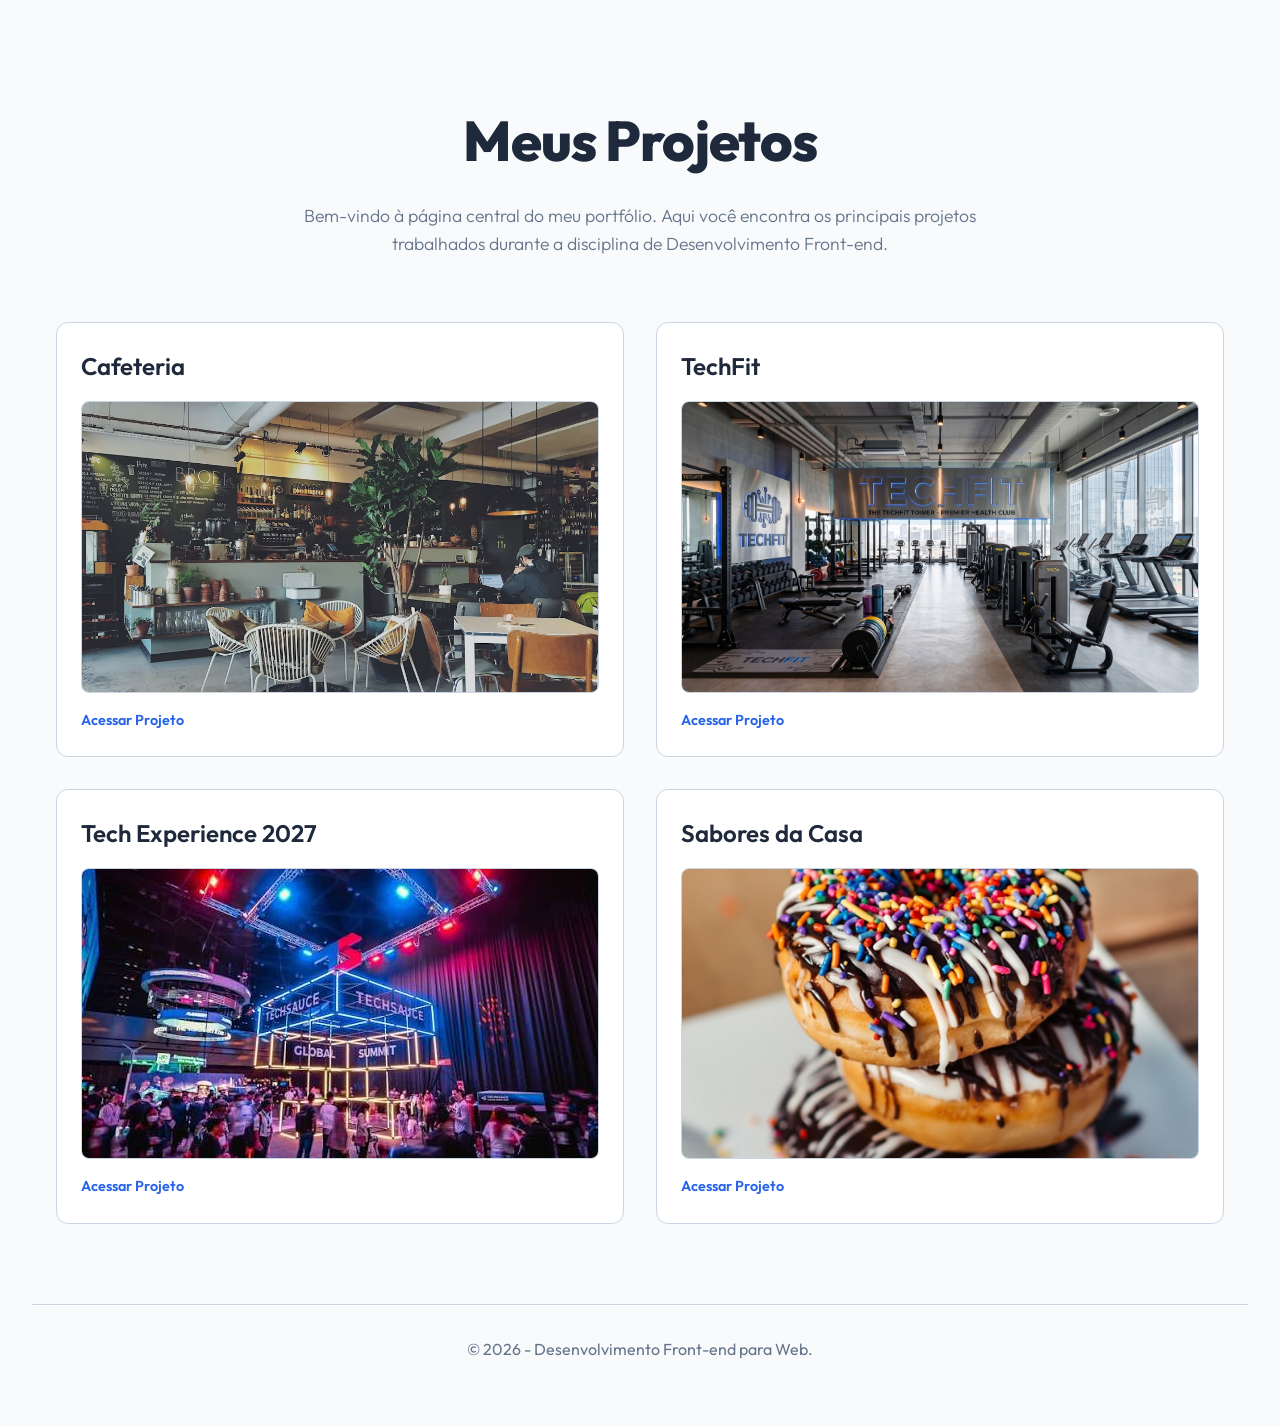
<file: index.html>
<!DOCTYPE html>
<html lang="pt-BR">

<head>
    <meta charset="UTF-8">
    <meta name="viewport" content="width=device-width, initial-scale=1.0">
    <title>Meu Portfólio - Projetos Front-end</title>
    <link rel="stylesheet" href="assets/style.css">
</head>

<body>

    <header class="page-header">
        <h1>Meus Projetos</h1>
        <p>Bem-vindo à página central do meu portfólio. Aqui você encontra os principais projetos trabalhados durante a
            disciplina de Desenvolvimento Front-end.</p>
    </header>

    <main class="portfolio-main">
        <section class="projects-grid">

            <!-- Projeto: Cafeteria -->
            <a href="./cafeteria/index.html" class="project-card">
                <h2 class="project-title">Cafeteria</h2>
                <img src="./assets/cafeteria_cover.png" alt="Cafeteria" class="project-img">
                <div class="project-link-text">
                    Acessar Projeto
                </div>
            </a>

            <!-- Projeto: TechFit -->
            <a href="./techfitV1/index.html" class="project-card">
                <h2 class="project-title">TechFit</h2>
                <img src="./assets/academia.jpeg" alt="TechFit" class="project-img">
                <div class="project-link-text">
                    Acessar Projeto
                </div>
            </a>

            <!-- Projeto: Eventos -->
            <a href="./tech_expe/index.html" class="project-card">
                <h2 class="project-title">Tech Experience 2027</h2>
                <img src="./assets/evento.jpg" alt="Eventos" class="project-img">
                <div class="project-link-text">
                    Acessar Projeto
                </div>
            </a>

            <!-- Projeto: Sabores da Casa -->
            <a href="./saboresDaCasa/index.html" class="project-card">
                <h2 class="project-title">Sabores da Casa</h2>
                <img src="./assets/sabores_cover.jpg" alt="Sabores da Casa" class="project-img">
                <div class="project-link-text">
                    Acessar Projeto
                </div>
            </a>
        </section>
    </main>

    <footer class="page-footer">
        <p>&copy; 2026 - Desenvolvimento Front-end para Web.</p>
    </footer>

</body>

</html>
</file>
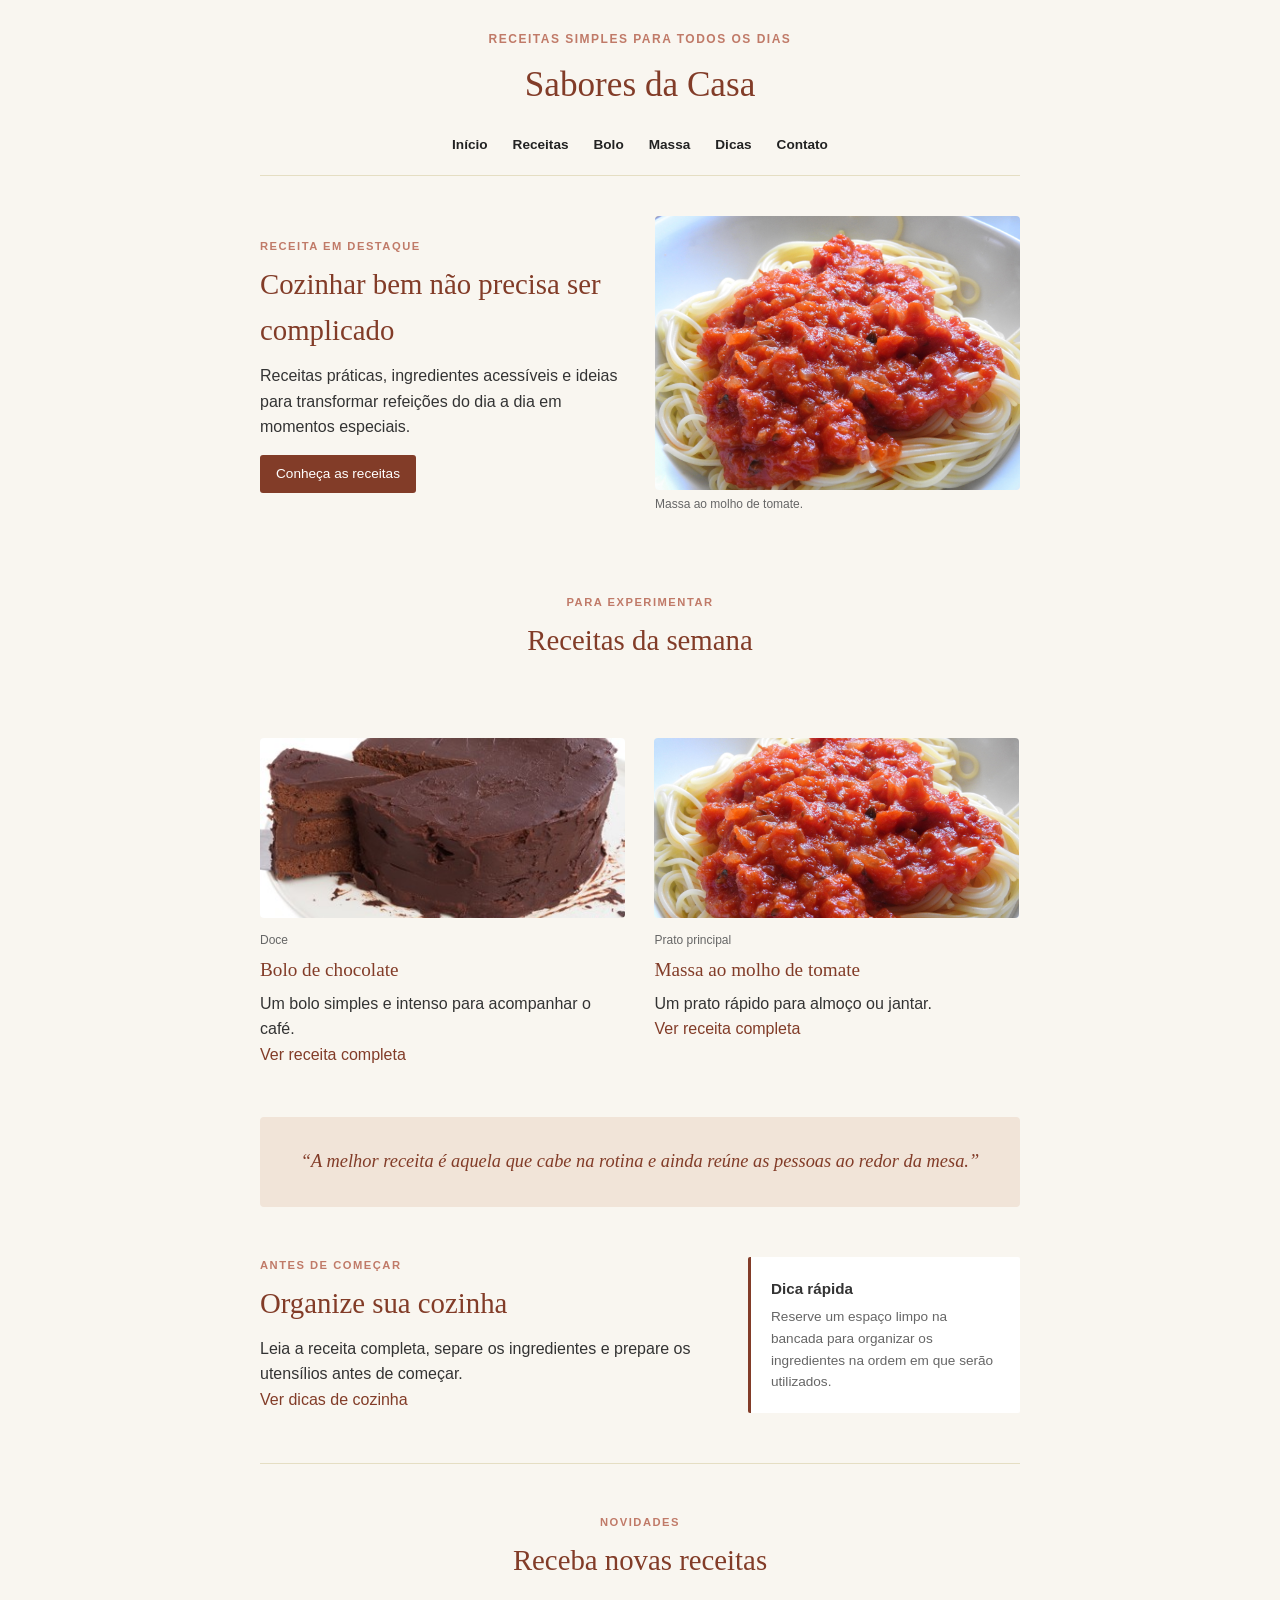
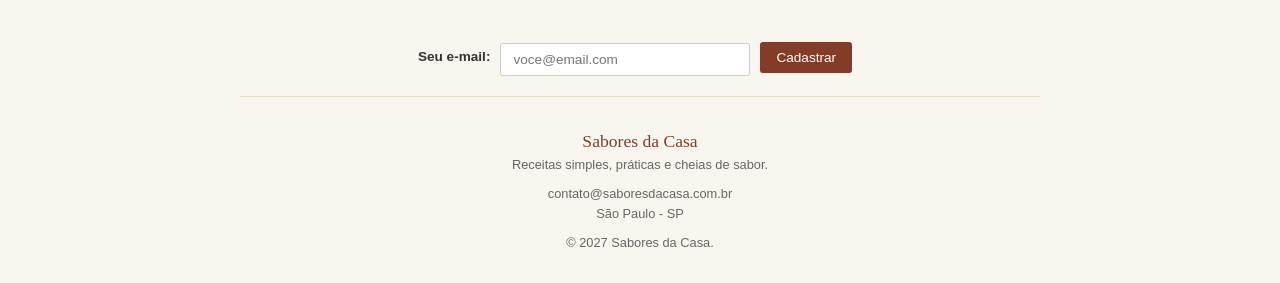
<file: saboresDaCasa/index.html>
<!DOCTYPE html>
<html lang="pt-BR">

<head>
    <meta charset="UTF-8">
    <meta name="viewport" content="width=device-width, initial-scale=1.0">
    <meta name="description" content="Sabores da Casa - receitas simples e práticas">
    <title>Sabores da Casa</title>
    <link rel="stylesheet"
        href="https://fonts.googleapis.com/css2?family=Material+Symbols+Outlined:opsz,wght,FILL,GRAD@20..48,100..700,0..1,-50..200" />
    <link rel="stylesheet" href="style.css">
</head>

<body>
    <header>
        <p class="slogan">Receitas simples para todos os dias</p>
        <h1>Sabores da Casa</h1>

        <nav>
            <a href="index.html">Início</a>
            <a href="receitas.html">Receitas</a>
            <a href="receita-bolo.html">Bolo</a>
            <a href="receita-massa.html">Massa</a>
            <a href="dicas.html">Dicas</a>
            <a href="contato.html">Contato</a>
        </nav>
    </header>
    <main>

        <section id="inicio">
            <article>
                <p class="categoria">Receita em destaque</p>
                <h2>Cozinhar bem não precisa ser complicado</h2>

                <p>
                    Receitas práticas, ingredientes acessíveis e ideias para
                    transformar refeições do dia a dia em momentos especiais.
                </p>

                <p>
                    <a class="botao" href="receitas.html">Conheça as receitas</a>
                </p>
            </article>

            <figure>
                <img src="img/massa.jpg" alt="Prato de massa com molho de tomate">
                <figcaption>Massa ao molho de tomate.</figcaption>
            </figure>
        </section>


        <section id="escolhas">
            <header>
                <p class="categoria">Para experimentar</p>
                <h2>Receitas da semana</h2>
            </header>

            <article>
                <figure>
                    <img src="img/bolo.jpg" alt="Bolo de chocolate">
                    <figcaption>Doce</figcaption>
                </figure>

                <h3>Bolo de chocolate</h3>

                <p>
                    Um bolo simples e intenso para acompanhar o café.
                </p>

                <p>
                    <a href="receita-bolo.html">Ver receita completa</a>
                </p>
            </article>

            <article>
                <figure>
                    <img src="img/massa.jpg" alt="Massa com molho de tomate">
                    <figcaption>Prato principal</figcaption>
                </figure>

                <h3>Massa ao molho de tomate</h3>

                <p>
                    Um prato rápido para almoço ou jantar.
                </p>

                <p>
                    <a href="receita-massa.html">Ver receita completa</a>
                </p>
            </article>
        </section>


        <section id="manifesto">
            <blockquote>
                “A melhor receita é aquela que cabe na rotina e ainda reúne
                as pessoas ao redor da mesa.”
            </blockquote>
        </section>


        <section id="dicas-home">
            <article>
                <p class="categoria">Antes de começar</p>
                <h2>Organize sua cozinha</h2>

                <p>
                    Leia a receita completa, separe os ingredientes e prepare
                    os utensílios antes de começar.
                </p>

                <p>
                    <a href="dicas.html">Ver dicas de cozinha</a>
                </p>
            </article>

            <aside>
                <h3>Dica rápida</h3>
                <p>
                    Reserve um espaço limpo na bancada para organizar os
                    ingredientes na ordem em que serão utilizados.
                </p>
            </aside>
        </section>


        <section id="newsletter">
            <header>
                <p class="categoria">Novidades</p>
                <h2>Receba novas receitas</h2>
            </header>

            <form action="contato.html" method="get">
                <label for="email-news">Seu e-mail:</label>
                <input type="email" id="email-news" name="email" placeholder="voce@email.com" required>

                <button type="submit">Cadastrar</button>
            </form>
        </section>

    </main>
    <footer>
        <p><strong>Sabores da Casa</strong></p>
        <p>Receitas simples, práticas e cheias de sabor.</p>
        <address>
            contato@saboresdacasa.com.br<br>
            São Paulo - SP
        </address>
        <p>&copy; 2027 Sabores da Casa.</p>
    </footer>

</body>

</html>
</file>
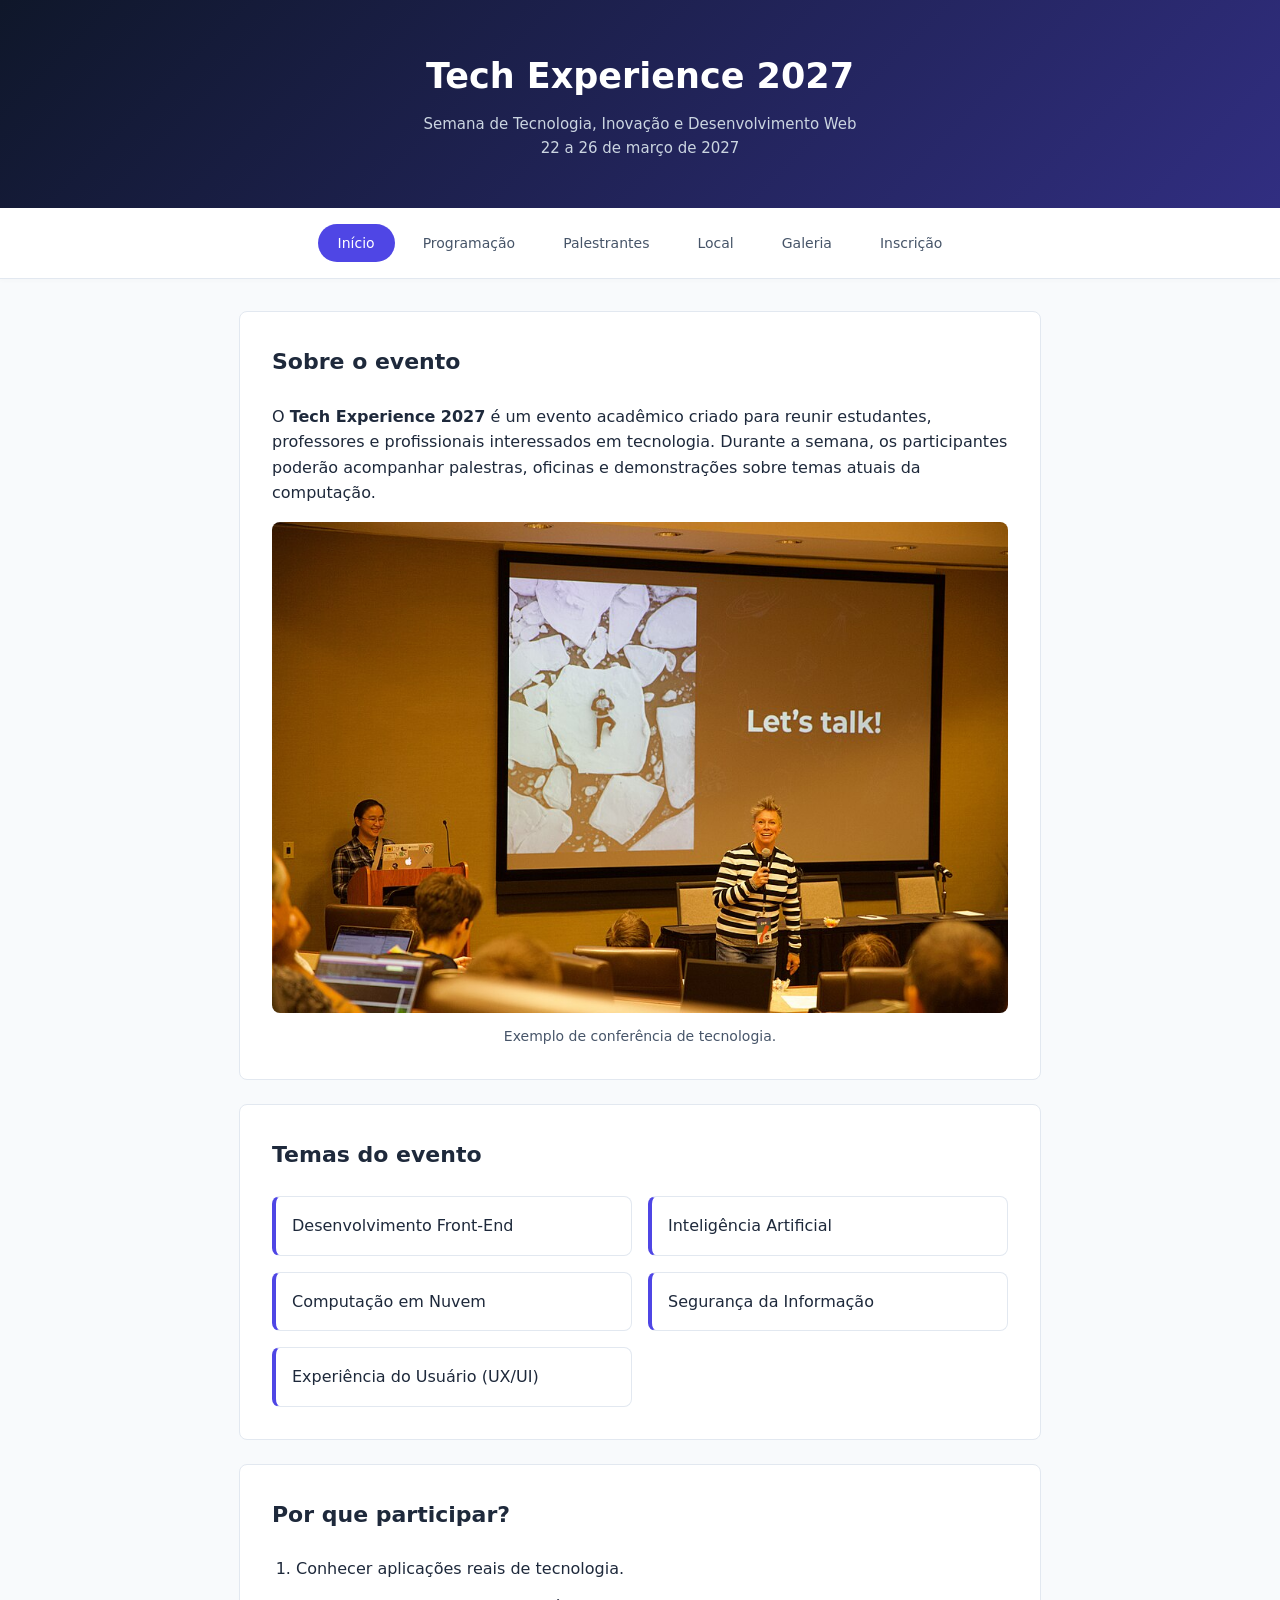
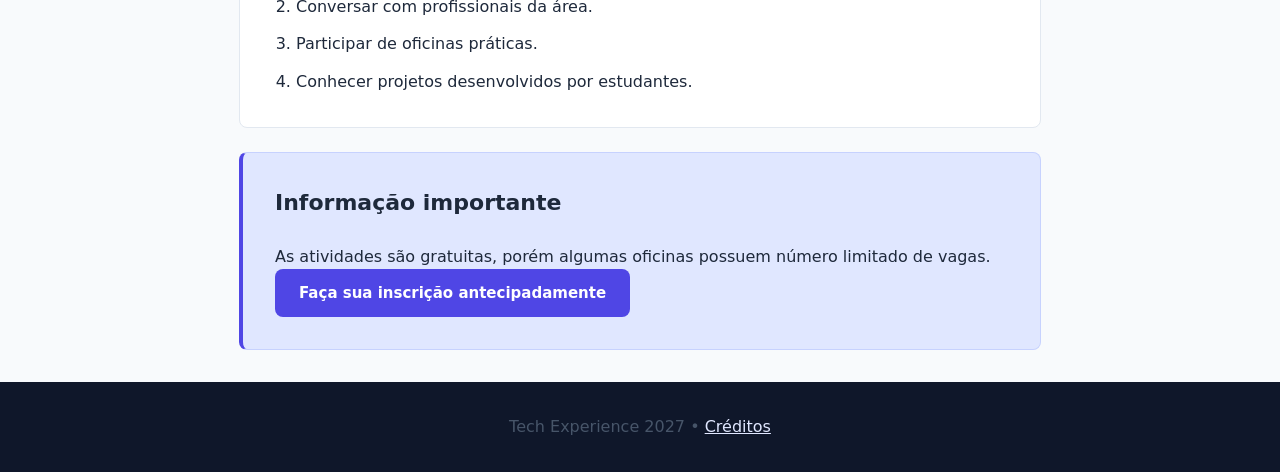
<file: tech_expe/index.html>
<!DOCTYPE html>
<html lang="pt-br">
<head>
    <meta charset="utf-8" />
    <meta name="viewport" content="width=device-width, initial-scale=1.0" />
    <meta name="description" content="Portal do evento acadêmico Tech Experience 2027" />
    <title>Tech Experience 2027 - Início</title>
    <link rel="stylesheet" href="style.css" />
</head>
<body>
    <header>
        <h1>Tech Experience 2027</h1>
        <p>Semana de Tecnologia, Inovação e Desenvolvimento Web</p>
        <p><time datetime="2027-03-22">22</time> a <time datetime="2027-03-26">26 de março de 2027</time></p>
    </header>

    <nav>
        <a href="index.html" class="active">Início</a>
        <a href="programacao.html">Programação</a>
        <a href="palestrantes.html">Palestrantes</a>
        <a href="local.html">Local</a>
        <a href="galeria.html">Galeria</a>
        <a href="inscricao.html">Inscrição</a>
    </nav>

    <main>
        <section>
            <h2>Sobre o evento</h2>
            <p>
                O <strong>Tech Experience 2027</strong> é um evento acadêmico criado para reunir
                estudantes, professores e profissionais interessados em tecnologia. Durante a semana,
                os participantes poderão acompanhar palestras, oficinas e demonstrações sobre temas atuais
                da computação.
            </p>

            <figure>
                <img src="img/evento.jpg" alt="Palestra em uma conferência de tecnologia" />
                <figcaption>Exemplo de conferência de tecnologia.</figcaption>
            </figure>
        </section>

        <section>
            <h2>Temas do evento</h2>
            <ul class="cards-grid">
                <li>Desenvolvimento Front-End</li>
                <li>Inteligência Artificial</li>
                <li>Computação em Nuvem</li>
                <li>Segurança da Informação</li>
                <li>Experiência do Usuário (UX/UI)</li>
            </ul>
        </section>

        <section>
            <h2>Por que participar?</h2>
            <ol class="step-list">
                <li>Conhecer aplicações reais de tecnologia.</li>
                <li>Conversar com profissionais da área.</li>
                <li>Participar de oficinas práticas.</li>
                <li>Conhecer projetos desenvolvidos por estudantes.</li>
            </ol>
        </section>

        <aside>
            <h2>Informação importante</h2>
            <p>As atividades são gratuitas, porém algumas oficinas possuem número limitado de vagas.</p>
            <p><a href="inscricao.html" class="btn-link">Faça sua inscrição antecipadamente</a></p>
        </aside>
    </main>

    <footer>
        <p>Tech Experience 2027 &bull; <button type="button" commandfor="creditos" command="show-modal">Créditos</button></p>
        <dialog id="creditos">
            <h2>Créditos de Imagens</h2>
            <section>
                <h3>evento.jpg</h3>
                <p><strong>Arquivo:</strong> Wikimedia Technical Conference 2019</p>
                <p><strong>Autor:</strong> Darenwelsh (CC BY-SA 4.0)</p>
                <p><a href="https://commons.wikimedia.org/wiki/File:Wikimedia_Technical_Conference_2019_-_Lets_Talk.jpg" target="_blank" rel="noopener">Página original no Wikimedia Commons</a></p>
            </section>

            <section>
                <h3>laboratorio.jpg</h3>
                <p><strong>Arquivo:</strong> Students working in computer lab</p>
                <p><strong>Autor:</strong> Michael Surran (CC BY-SA 2.0)</p>
                <p><a href="https://commons.wikimedia.org/wiki/File:Students_working_on_class_assignment_in_computer_lab.jpg" target="_blank" rel="noopener">Página original no Wikimedia Commons</a></p>
            </section>

            <section>
                <h3>programador.jpg</h3>
                <p><strong>Arquivo:</strong> ComputerProgrammer.jpg</p>
                <p><strong>Origem:</strong> Pixabay / Wikimedia Commons (CC0)</p>
                <p><a href="https://commons.wikimedia.org/wiki/File:ComputerProgrammer.jpg" target="_blank" rel="noopener">Página original no Wikimedia Commons</a></p>
            </section>
            <button type="button" commandfor="creditos" command="close" class="btn-close">Fechar</button>
        </dialog>
    </footer>
</body>
</html>
</file>
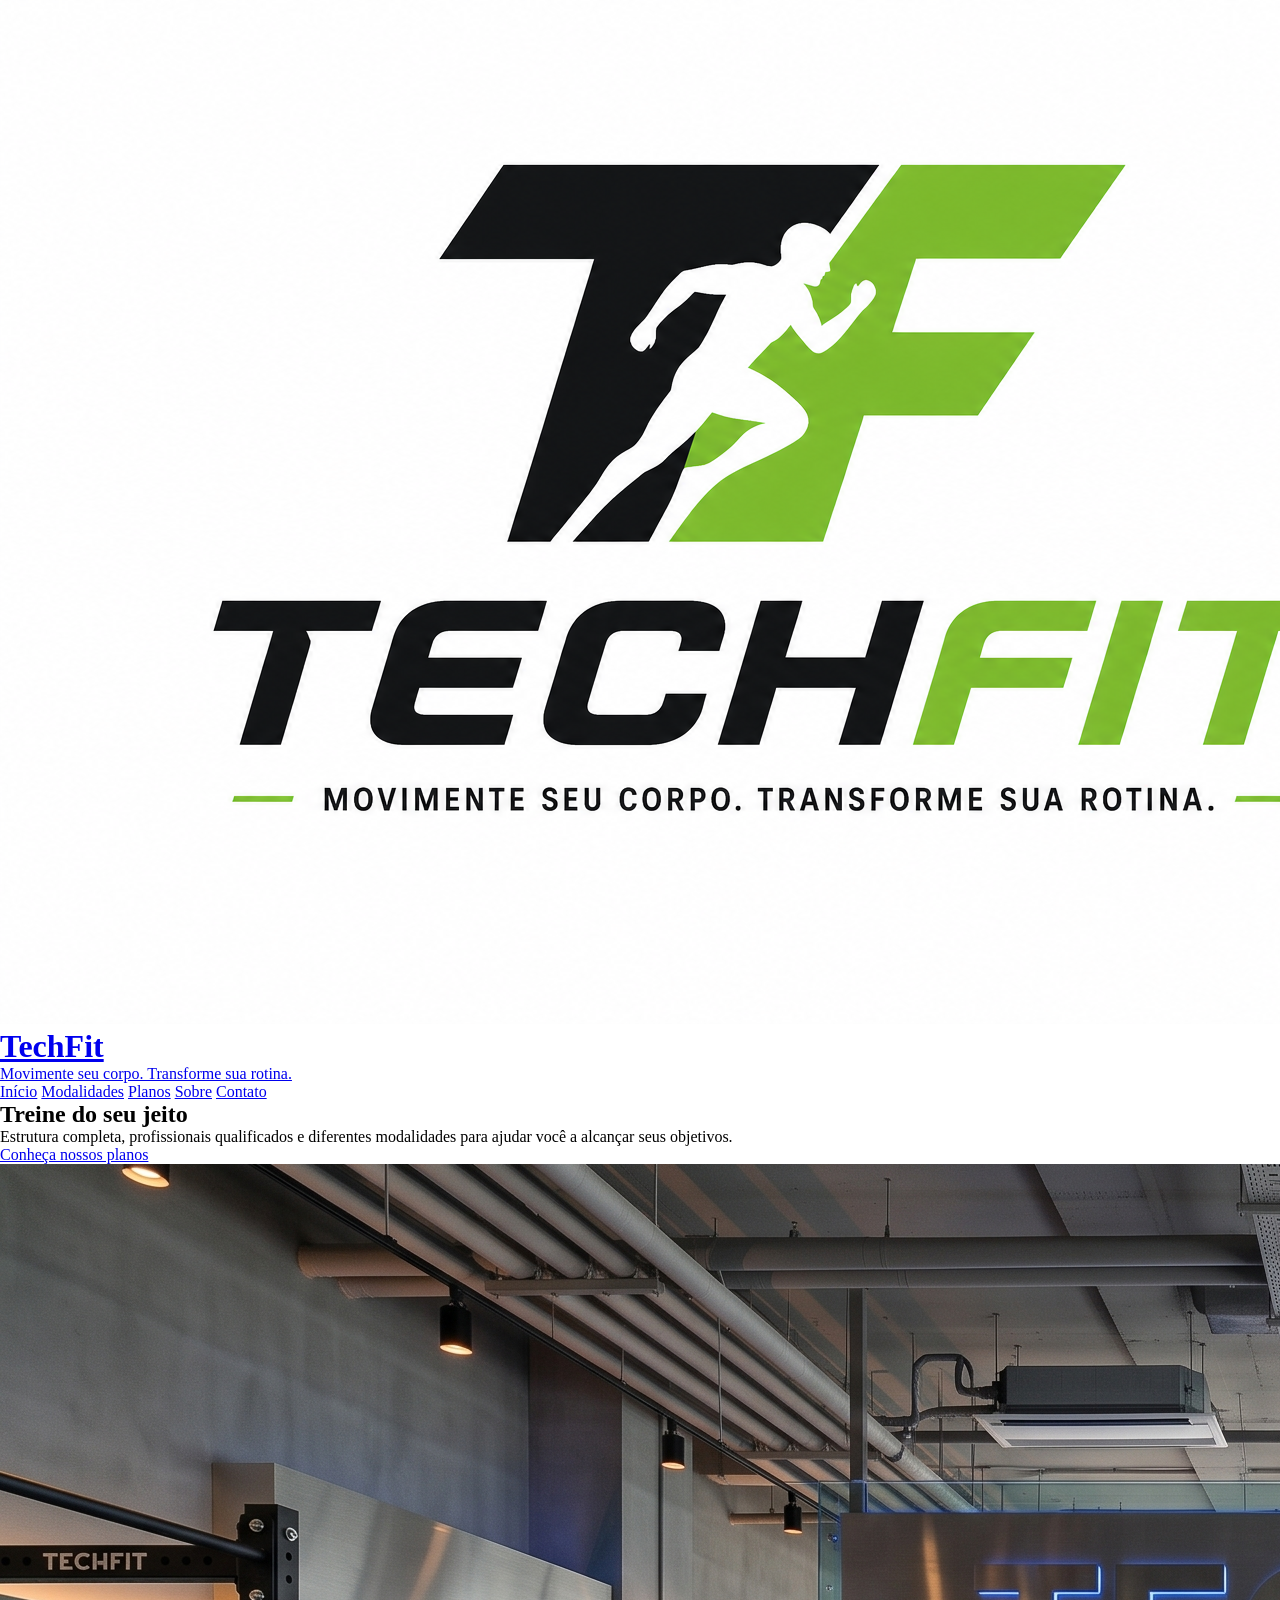
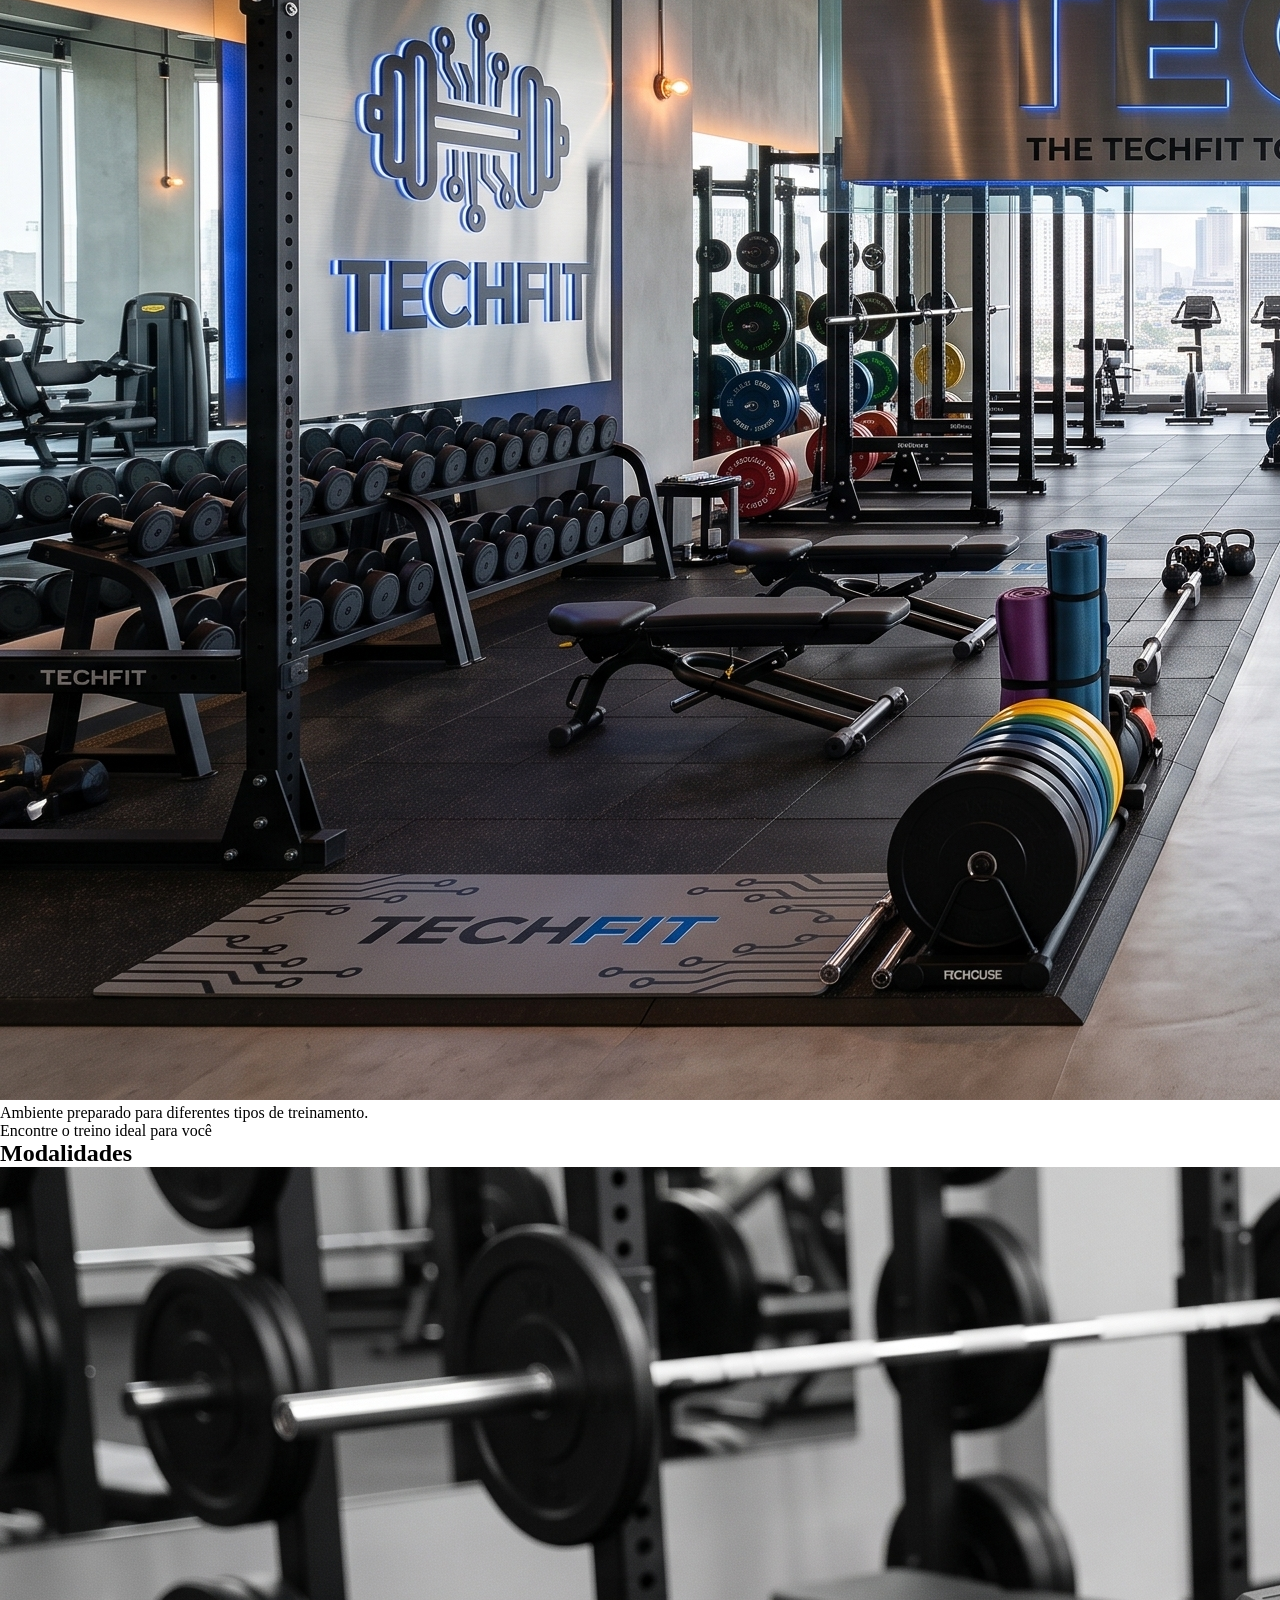
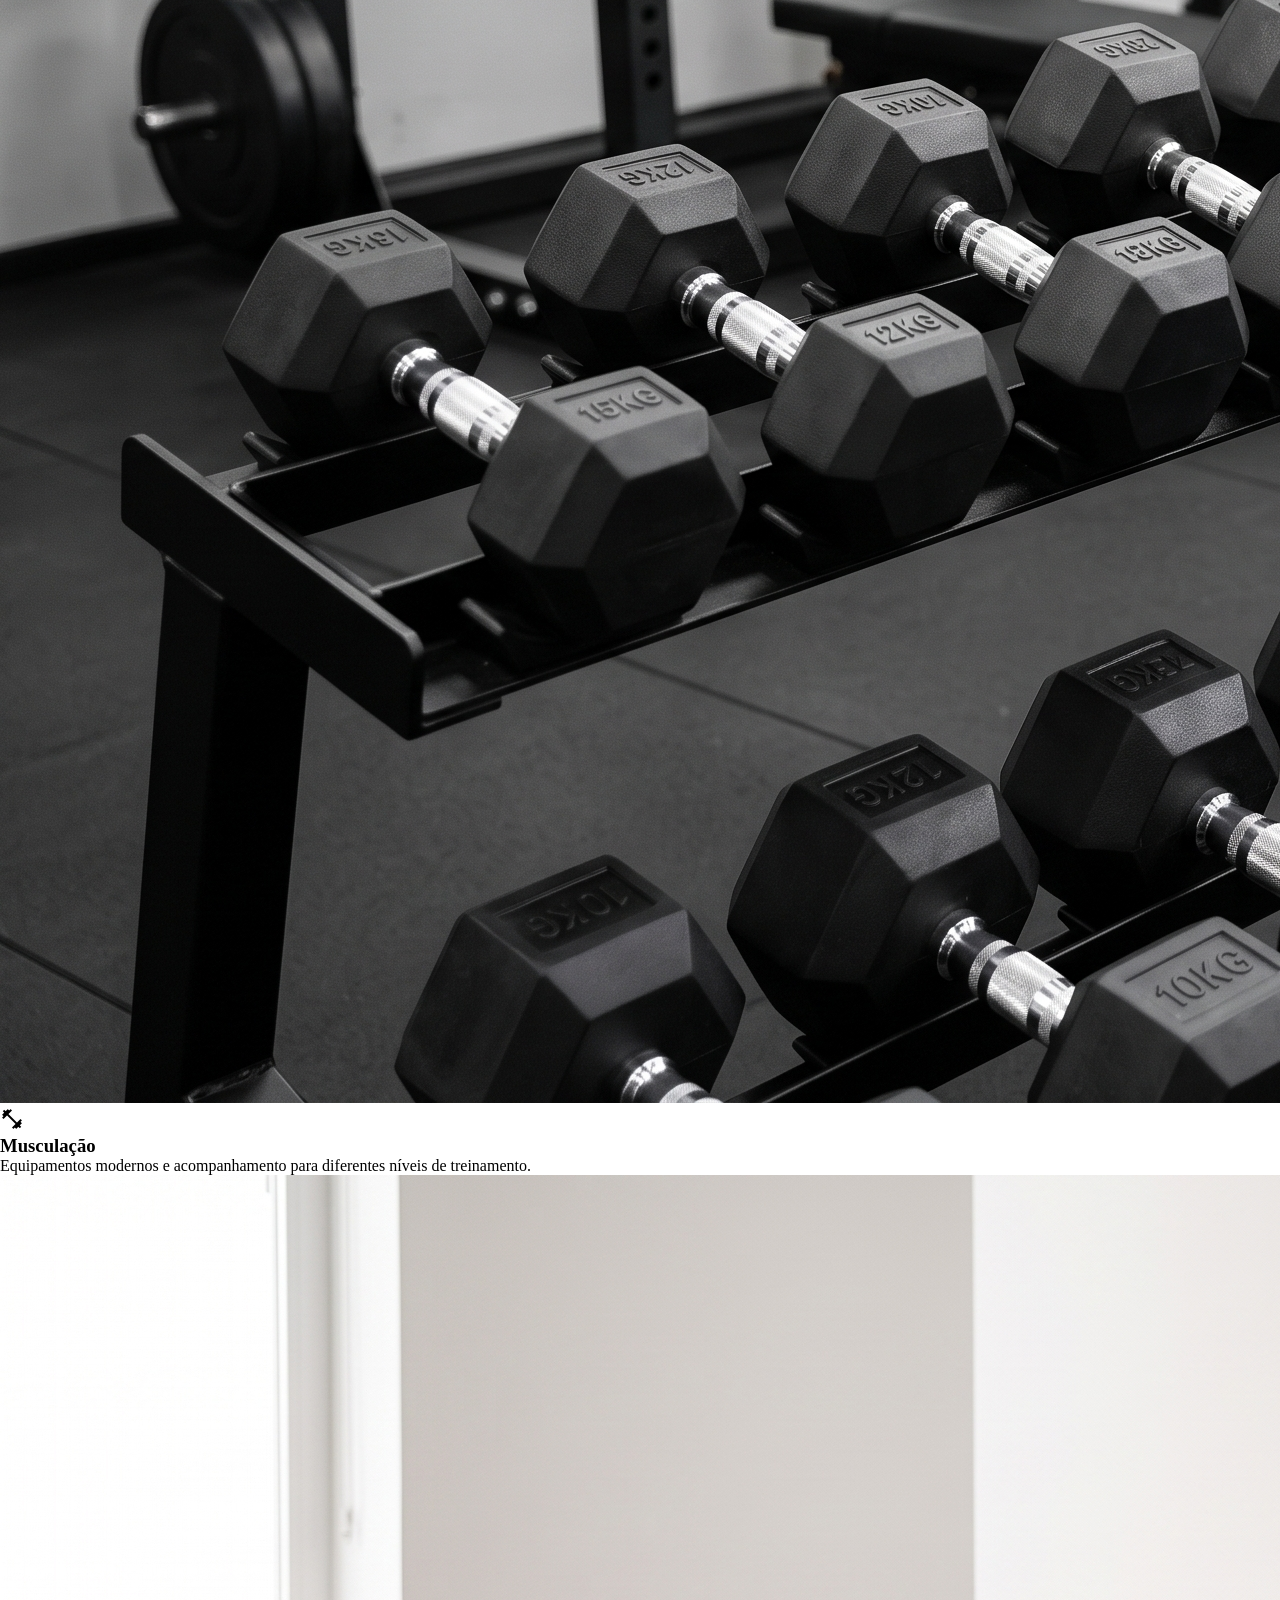
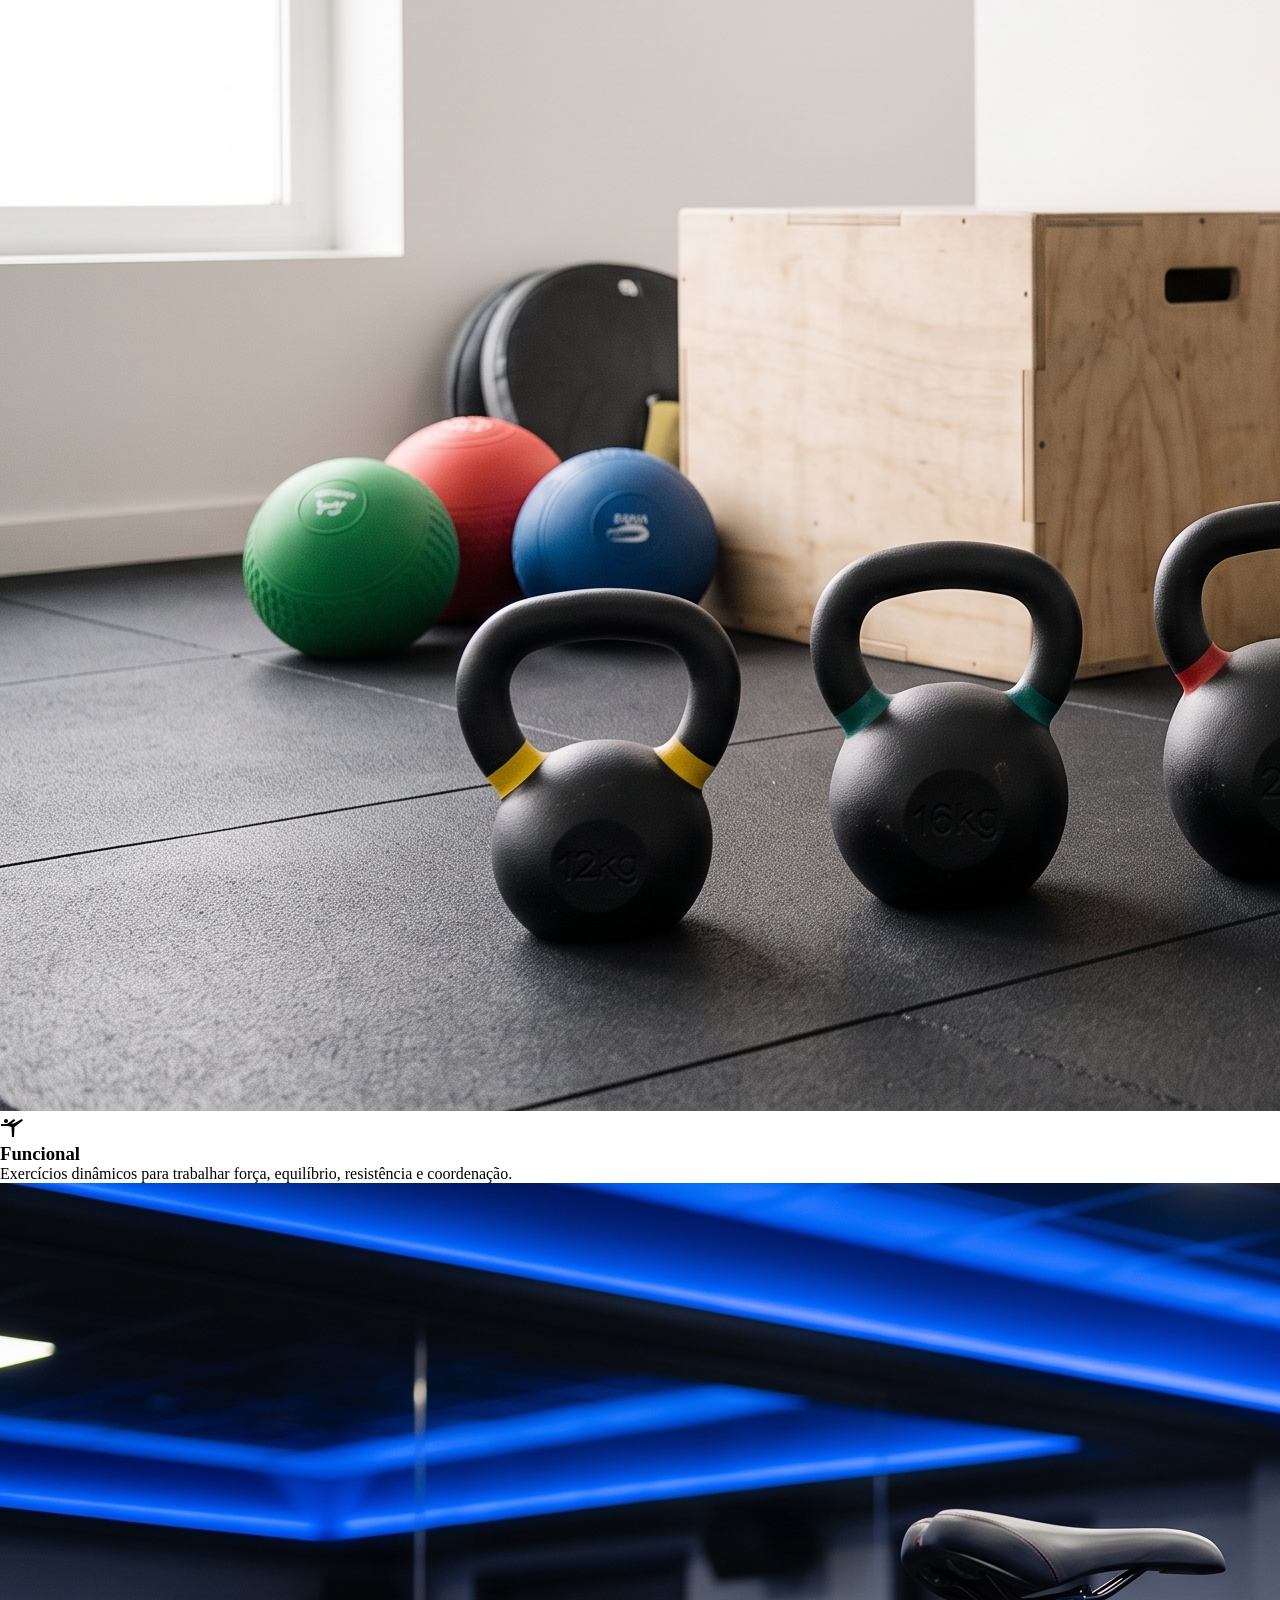
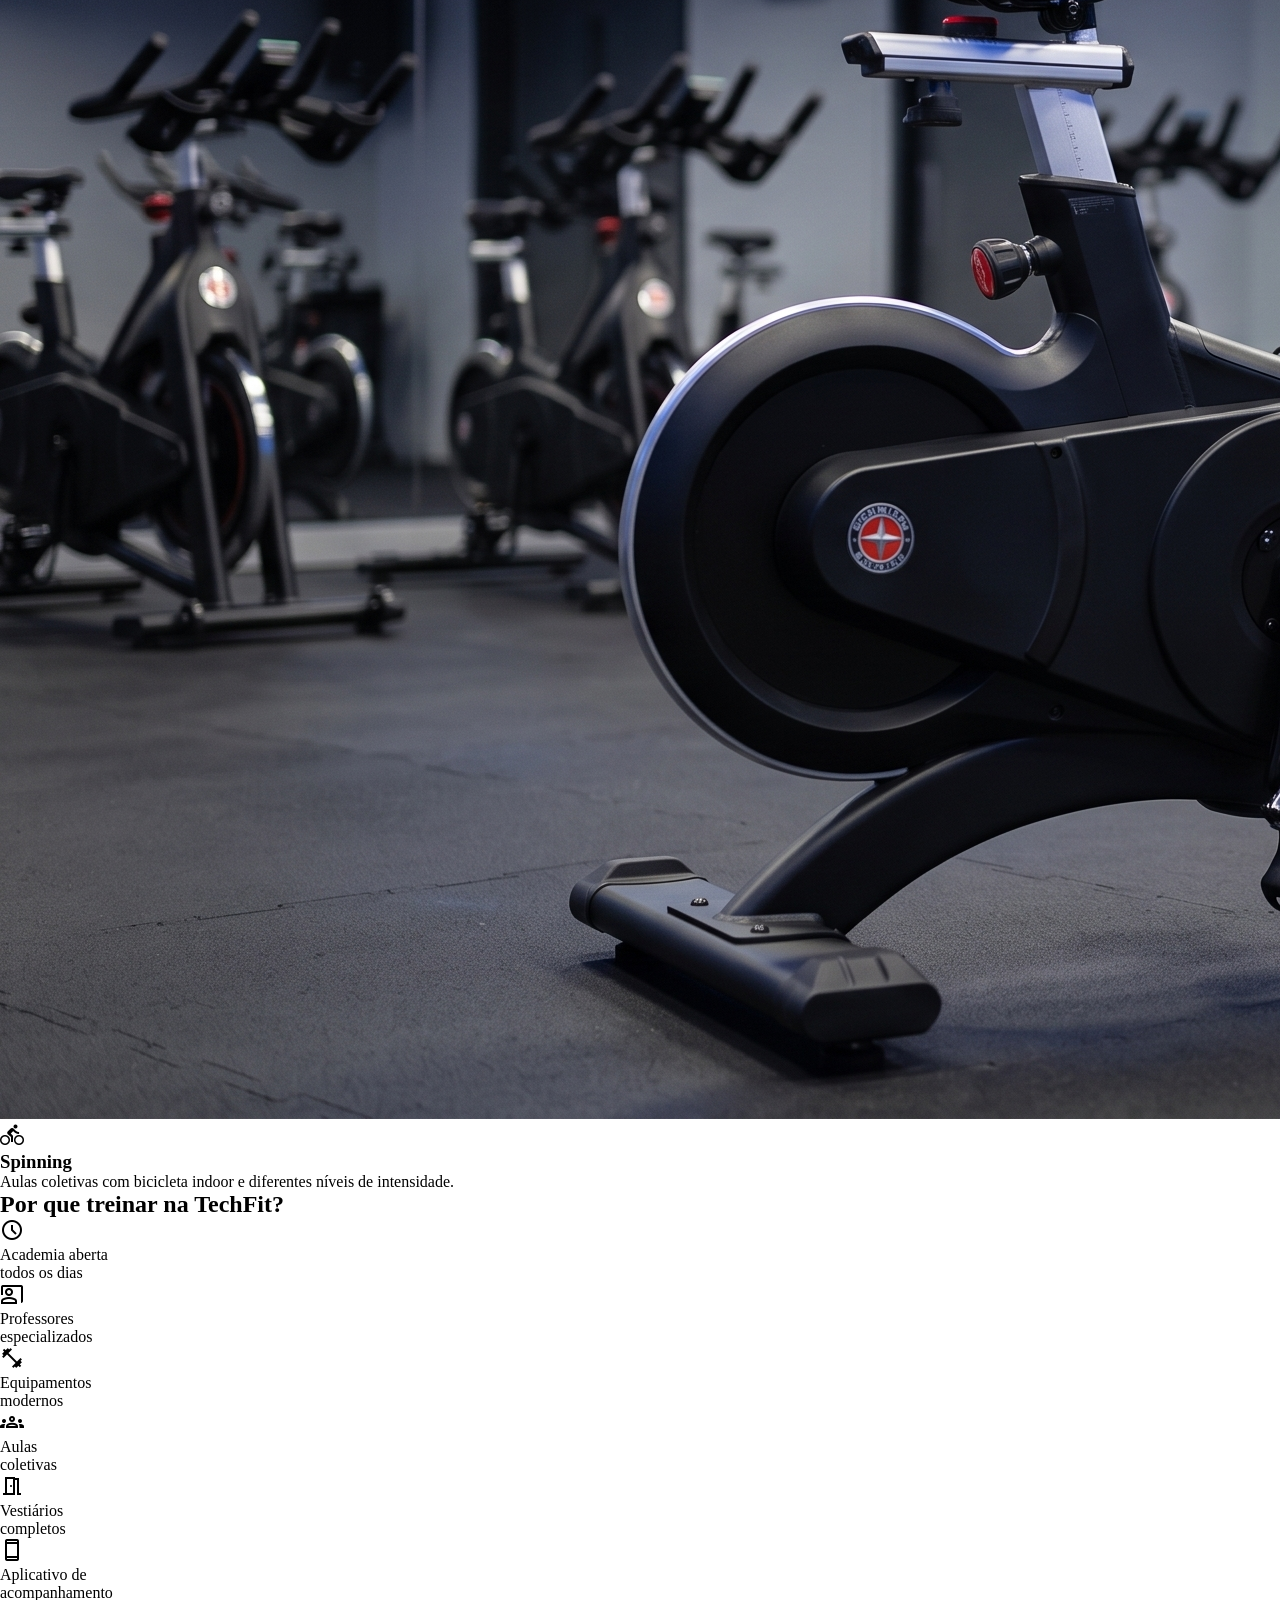
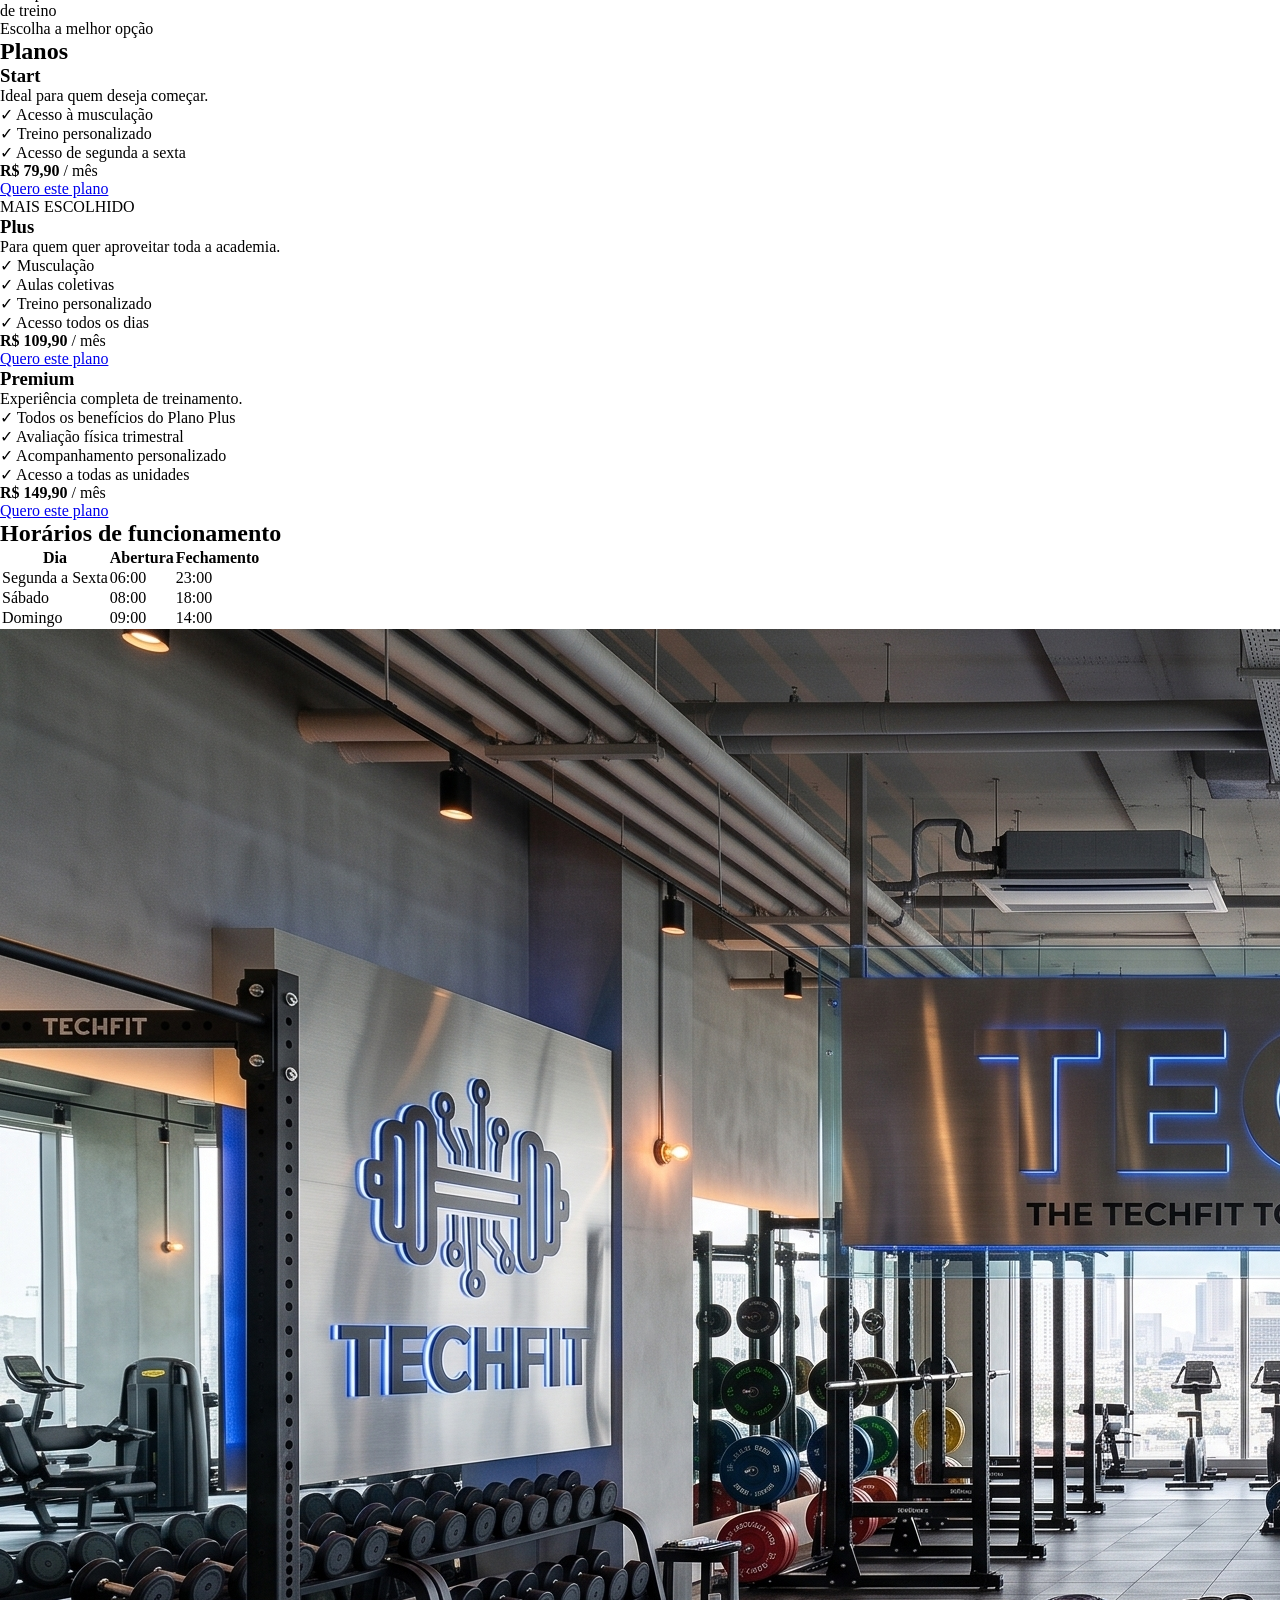
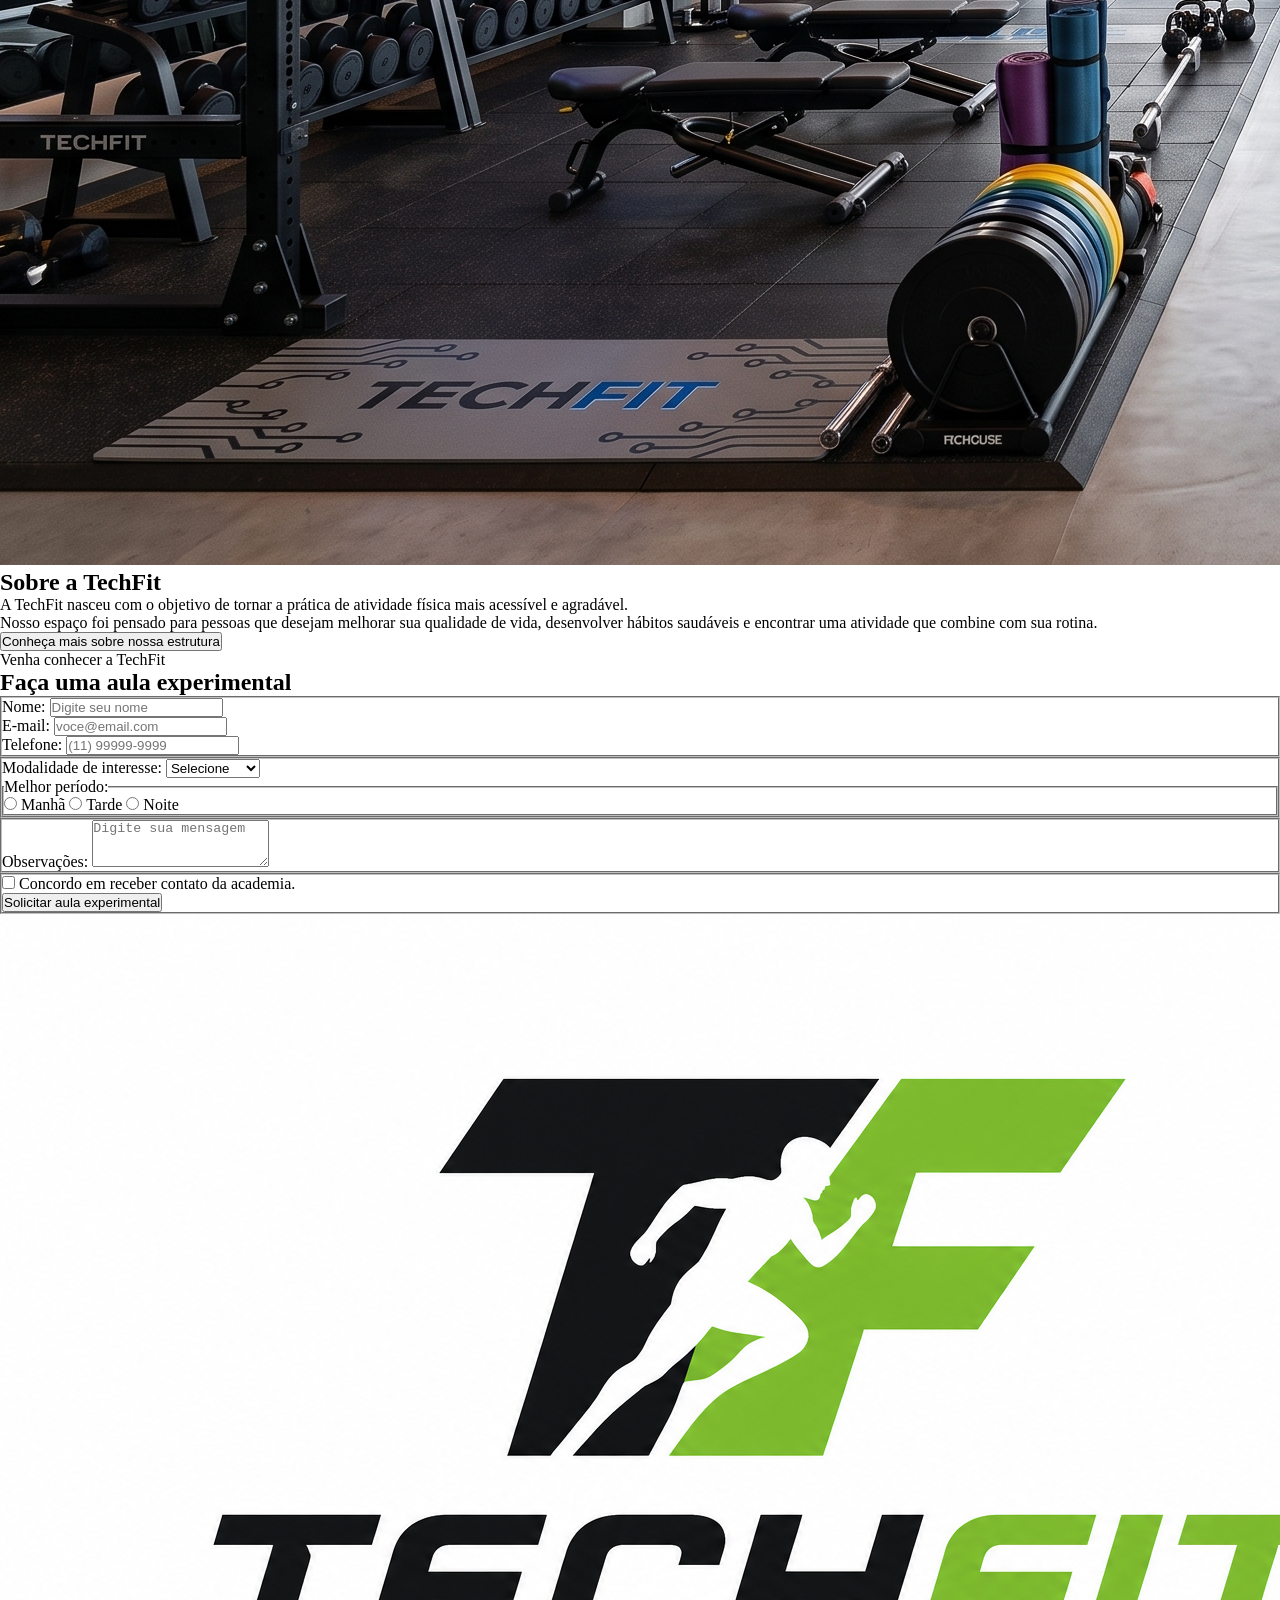
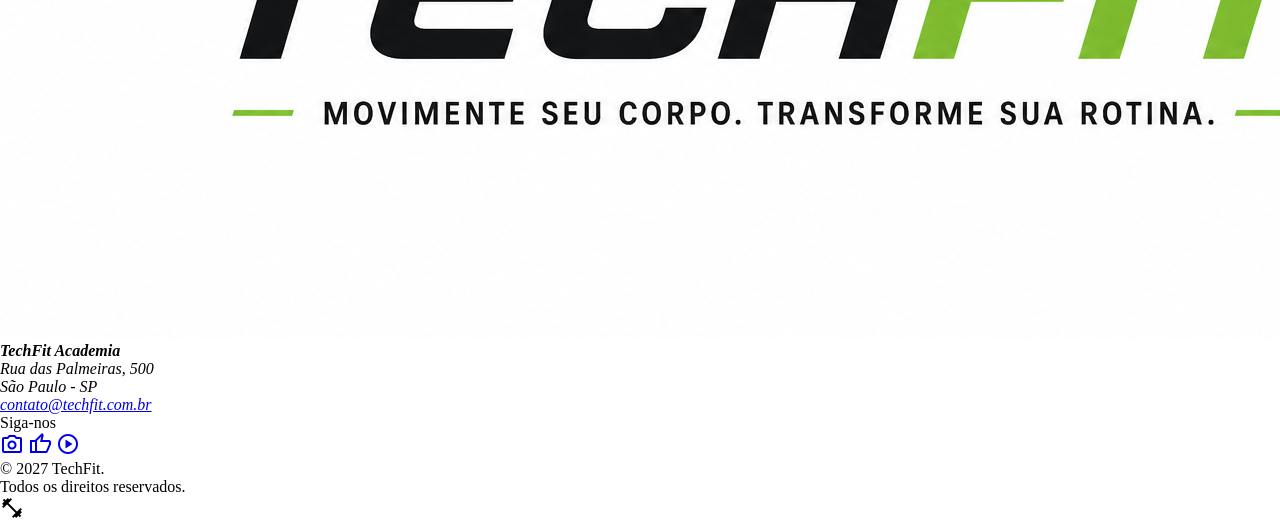
<file: techfitV1/index.html>
<!DOCTYPE html>
<html lang="pt-BR">

<head>
    <meta charset="UTF-8">
    <meta name="viewport" content="width=device-width, initial-scale=1.0">
    <title>TechFit Academia</title>
    <link
        href="https://fonts.googleapis.com/css2?family=Plus+Jakarta+Sans:wght@400;500;600;700;800&family=Material+Symbols+Outlined:opsz,wght,FILL,GRAD@24,400,0,0&display=swap"
        rel="stylesheet">
    <link rel="stylesheet" href="style.css">
</head>

<body>

    <header class="cabecalho-principal">
        <a href="#inicio" class="logo-container" aria-label="Página inicial da TechFit">
            <img src="img/logo.png" alt="Logo da TechFit" class="logo">
            <hgroup class="marca">
                <h1>TechFit</h1>
                <p>Movimente seu corpo. Transforme sua rotina.</p>
            </hgroup>
        </a>

        <nav aria-label="Menu principal">
            <a href="#inicio" class="ativo">Início</a>
            <a href="#modalidades">Modalidades</a>
            <a href="#planos">Planos</a>
            <a href="#sobre">Sobre</a>
            <a href="#contato">Contato</a>
        </nav>
    </header>

    <main>
        <section id="inicio" class="secao-inicio">
            <article class="conteudo-inicio">
                <h2>Treine do seu jeito</h2>
                <p>
                    Estrutura completa, profissionais qualificados e diferentes
                    modalidades para ajudar você a alcançar seus objetivos.
                </p>
                <a class="botao" href="#planos">Conheça nossos planos</a>
            </article>

            <figure class="imagem-inicio">
                <img src="img/academia.jpeg" alt="Ilustração de pessoas treinando em uma academia">
                <figcaption class="sr-only">Ambiente preparado para diferentes tipos de treinamento.</figcaption>
            </figure>
        </section>

        <section id="modalidades" class="secao-modalidades">
            <header class="cabecalho-secao">
                <p>Encontre o treino ideal para você</p>
                <h2>Modalidades</h2>
            </header>

            <section class="grid-modalidades">
                <article class="cartao-modalidade">
                    <figure>
                        <img src="img/musculacao.jpeg" alt="Ilustração representando musculação">
                    </figure>
                    <span class="material-symbols-outlined icone" aria-hidden="true">fitness_center</span>
                    <h3>Musculação</h3>
                    <p>Equipamentos modernos e acompanhamento para diferentes níveis de treinamento.</p>
                </article>

                <article class="cartao-modalidade">
                    <figure>
                        <img src="img/funcional.jpeg" alt="Ilustração representando treinamento funcional">
                    </figure>
                    <span class="material-symbols-outlined icone" aria-hidden="true">sports_gymnastics</span>
                    <h3>Funcional</h3>
                    <p>Exercícios dinâmicos para trabalhar força, equilíbrio, resistência e coordenação.</p>
                </article>

                <article class="cartao-modalidade">
                    <figure>
                        <img src="img/spinning.jpeg" alt="Ilustração representando aula de spinning">
                    </figure>
                    <span class="material-symbols-outlined icone" aria-hidden="true">directions_bike</span>
                    <h3>Spinning</h3>
                    <p>Aulas coletivas com bicicleta indoor e diferentes níveis de intensidade.</p>
                </article>
                </div>
            </section>

            <section id="beneficios" class="secao-beneficios">
                <header class="cabecalho-secao-inline">
                    <h2>Por que treinar na TechFit?</h2>
                </header>

                <ul class="lista-beneficios">
                    <li>
                        <span class="material-symbols-outlined icone" aria-hidden="true">schedule</span>
                        <p>Academia aberta<br>todos os dias</p>
                    </li>
                    <li>
                        <span class="material-symbols-outlined icone" aria-hidden="true">co_present</span>
                        <p>Professores<br>especializados</p>
                    </li>
                    <li>
                        <span class="material-symbols-outlined icone" aria-hidden="true">fitness_center</span>
                        <p>Equipamentos<br>modernos</p>
                    </li>
                    <li>
                        <span class="material-symbols-outlined icone" aria-hidden="true">groups</span>
                        <p>Aulas<br>coletivas</p>
                    </li>
                    <li>
                        <span class="material-symbols-outlined icone" aria-hidden="true">meeting_room</span>
                        <p>Vestiários<br>completos</p>
                    </li>
                    <li>
                        <span class="material-symbols-outlined icone" aria-hidden="true">smartphone</span>
                        <p>Aplicativo de<br>acompanhamento<br>de treino</p>
                    </li>
                </ul>
            </section>

            <section id="planos" class="secao-planos">
                <header class="cabecalho-secao">
                    <p>Escolha a melhor opção</p>
                    <h2>Planos</h2>
                </header>

                <section class="grid-planos">
                    <article class="cartao-plano">
                        <header class="cabecalho-plano">
                            <h3>Start</h3>
                            <p class="descricao-plano">Ideal para quem deseja começar.</p>
                        </header>
                        <ul class="beneficios-plano">
                            <li>✓ Acesso à musculação</li>
                            <li>✓ Treino personalizado</li>
                            <li>✓ Acesso de segunda a sexta</li>
                        </ul>
                        <p class="preco-plano">
                            <strong>R$ 79,90</strong> / mês
                        </p>
                        <a class="botao" href="#contato">Quero este plano</a>
                    </article>

                    <article class="cartao-plano destaque">
                        <span class="tag-destaque">MAIS ESCOLHIDO</span>
                        <header class="cabecalho-plano">
                            <h3>Plus</h3>
                            <p class="descricao-plano">Para quem quer aproveitar toda a academia.</p>
                        </header>
                        <ul class="beneficios-plano">
                            <li>✓ Musculação</li>
                            <li>✓ Aulas coletivas</li>
                            <li>✓ Treino personalizado</li>
                            <li>✓ Acesso todos os dias</li>
                        </ul>
                        <p class="preco-plano">
                            <strong>R$ 109,90</strong> / mês
                        </p>
                        <a class="botao" href="#contato">Quero este plano</a>
                    </article>

                    <article class="cartao-plano">
                        <header class="cabecalho-plano">
                            <h3>Premium</h3>
                            <p class="descricao-plano">Experiência completa de treinamento.</p>
                        </header>
                        <ul class="beneficios-plano">
                            <li>✓ Todos os benefícios do Plano Plus</li>
                            <li>✓ Avaliação física trimestral</li>
                            <li>✓ Acompanhamento personalizado</li>
                            <li>✓ Acesso a todas as unidades</li>
                        </ul>
                        <p class="preco-plano">
                            <strong>R$ 149,90</strong> / mês
                        </p>
                        <a class="botao" href="#contato">Quero este plano</a>
                    </article>
                </section>
            </section>

            <section id="horarios" class="secao-horarios">
                <header class="cabecalho-secao">
                    <h2>Horários de funcionamento</h2>
                </header>

                <table class="tabela-horarios">
                    <thead>
                        <tr>
                            <th>Dia</th>
                            <th>Abertura</th>
                            <th>Fechamento</th>
                        </tr>
                    </thead>
                    <tbody>
                        <tr>
                            <td>Segunda a Sexta</td>
                            <td>06:00</td>
                            <td>23:00</td>
                        </tr>
                        <tr>
                            <td>Sábado</td>
                            <td>08:00</td>
                            <td>18:00</td>
                        </tr>
                        <tr>
                            <td>Domingo</td>
                            <td>09:00</td>
                            <td>14:00</td>
                        </tr>
                    </tbody>
                </table>
            </section>

            <section id="sobre" class="secao-sobre">
                <figure class="imagem-sobre">
                    <img src="img/academia.jpeg" alt="Imagem ambiente interno da TechFit">
                </figure>

                <article class="conteudo-sobre">
                    <h2>Sobre a TechFit</h2>
                    <p>
                        A TechFit nasceu com o objetivo de tornar a prática de
                        atividade física mais acessível e agradável.
                    </p>
                    <p>
                        Nosso espaço foi pensado para pessoas que desejam melhorar
                        sua qualidade de vida, desenvolver hábitos saudáveis e
                        encontrar uma atividade que combine com sua rotina.
                    </p>
                    <button class="botao-secundario" type="button">Conheça mais sobre nossa estrutura</button>
                </article>
            </section>

            <section id="contato" class="secao-contato">
                <header class="cabecalho-secao">
                    <p>Venha conhecer a TechFit</p>
                    <h2>Faça uma aula experimental</h2>
                </header>

                <form class="formulario-contato" action="" method="get">
                    <fieldset class="grupo-linha">
                        <p class="campo">
                            <label for="nome">Nome:</label>
                            <input type="text" id="nome" name="nome" placeholder="Digite seu nome" required>
                        </p>
                        <p class="campo">
                            <label for="email">E-mail:</label>
                            <input type="email" id="email" name="email" placeholder="voce@email.com" required>
                        </p>
                        <p class="campo">
                            <label for="telefone">Telefone:</label>
                            <input type="tel" id="telefone" name="telefone" placeholder="(11) 99999-9999">
                        </p>
                    </fieldset>

                    <fieldset class="grupo-linha">
                        <p class="campo">
                            <label for="modalidade">Modalidade de interesse:</label>
                            <select id="modalidade" name="modalidade">
                                <option value="">Selecione</option>
                                <option value="musculacao">Musculação</option>
                                <option value="funcional">Funcional</option>
                                <option value="spinning">Spinning</option>
                            </select>
                        </p>
                        <fieldset class="campo campo-radio">
                            <legend class="label-texto">Melhor período:</legend>
                            <p class="opcoes-radio">
                                <label><input type="radio" name="periodo" value="manha"> Manhã</label>
                                <label><input type="radio" name="periodo" value="tarde"> Tarde</label>
                                <label><input type="radio" name="periodo" value="noite"> Noite</label>
                            </p>
                        </fieldset>
                    </fieldset>

                    <fieldset class="grupo-linha">
                        <p class="campo campo-total">
                            <label for="mensagem">Observações:</label>
                            <textarea id="mensagem" name="mensagem" rows="3"
                                placeholder="Digite sua mensagem"></textarea>
                        </p>
                    </fieldset>

                    <fieldset class="grupo-linha rodape-form">
                        <p class="campo-checkbox">
                            <label>
                                <input type="checkbox" name="termos" required>
                                Concordo em receber contato da academia.
                            </label>
                        </p>
                        <p class="campo-botao">
                            <button class="botao" type="submit">Solicitar aula experimental</button>
                        </p>
                    </fieldset>
                </form>
            </section>

    </main>

    <footer class="rodape-principal">
        <section class="coluna-marca">
            <img src="img/logo.png" alt="TechFit" class="logo-rodape">
            <address class="detalhes-marca">
                <strong>TechFit Academia</strong><br>
                Rua das Palmeiras, 500<br>
                São Paulo - SP<br>
                <a href="mailto:contato@techfit.com.br">contato@techfit.com.br</a>
            </address>
        </section>

        <section class="coluna-redes">
            <p>Siga-nos</p>
            <nav class="icones-redes" aria-label="Redes sociais">
                <a href="#" aria-label="Instagram"><span class="material-symbols-outlined">photo_camera</span></a>
                <a href="#" aria-label="Facebook"><span class="material-symbols-outlined">thumb_up</span></a>
                <a href="#" aria-label="Youtube"><span class="material-symbols-outlined">play_circle</span></a>
            </nav>
        </section>

        <section class="coluna-direitos">
            <p>&copy; 2027 TechFit.<br>Todos os direitos reservados.</p>
            <span class="material-symbols-outlined icone-final" aria-hidden="true">fitness_center</span>
        </section>
    </footer>

</body>

</html>
</file>
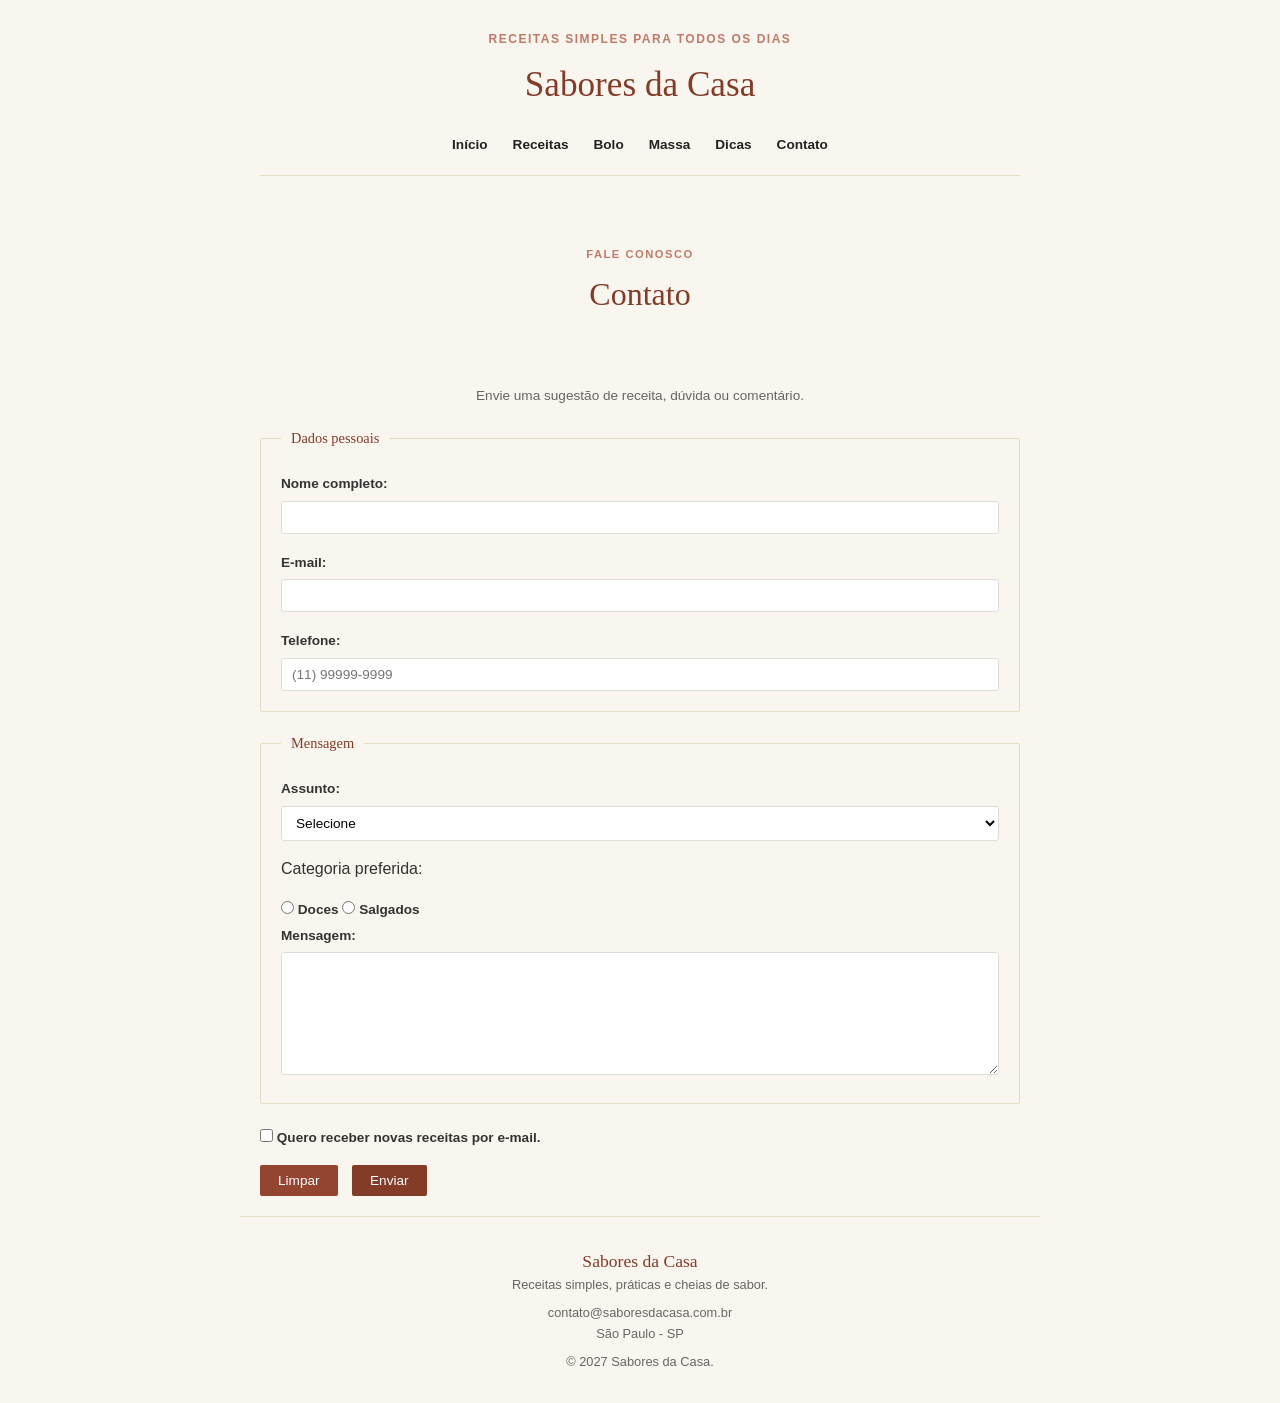
<file: saboresDaCasa/contato.html>
<!DOCTYPE html>
<html lang="pt-BR">

<head>
    <meta charset="UTF-8">
    <meta name="viewport" content="width=device-width, initial-scale=1.0">
    <meta name="description" content="Sabores da Casa - receitas simples e práticas">
    <title>Contato - Sabores da Casa</title>
    <link rel="stylesheet"
        href="https://fonts.googleapis.com/css2?family=Material+Symbols+Outlined:opsz,wght,FILL,GRAD@20..48,100..700,0..1,-50..200" />
    <link rel="stylesheet" href="style.css">
</head>

<body>
    <header>
        <p class="slogan">Receitas simples para todos os dias</p>
        <h1>Sabores da Casa</h1>

        <nav>
            <a href="index.html">Início</a>
            <a href="receitas.html">Receitas</a>
            <a href="receita-bolo.html">Bolo</a>
            <a href="receita-massa.html">Massa</a>
            <a href="dicas.html">Dicas</a>
            <a href="contato.html">Contato</a>
        </nav>
    </header>
    <main>
        <section>
            <header>
                <p class="categoria">Fale conosco</p>
                <h1>Contato</h1>
            </header>

            <p class="text-center">
                Envie uma sugestão de receita, dúvida ou comentário.
            </p>

            <form action="contato.html" method="get">
                <fieldset>
                    <legend>Dados pessoais</legend>

                    <p>
                        <label for="nome">Nome completo:</label><br>
                        <input type="text" id="nome" name="nome" required>
                    </p>

                    <p>
                        <label for="email">E-mail:</label><br>
                        <input type="email" id="email" name="email" required>
                    </p>

                    <p>
                        <label for="telefone">Telefone:</label><br>
                        <input type="tel" id="telefone" name="telefone" placeholder="(11) 99999-9999">
                    </p>
                </fieldset>

                <fieldset>
                    <legend>Mensagem</legend>

                    <p>
                        <label for="assunto">Assunto:</label><br>
                        <select id="assunto" name="assunto">
                            <option value="">Selecione</option>
                            <option value="receita">Enviar receita</option>
                            <option value="duvida">Dúvida</option>
                            <option value="sugestao">Sugestão</option>
                        </select>
                    </p>

                    <p>Categoria preferida:</p>

                    <label>
                        <input type="radio" name="categoria" value="doces">
                        Doces
                    </label>

                    <label>
                        <input type="radio" name="categoria" value="salgados">
                        Salgados
                    </label>

                    <p>
                        <label for="mensagem">Mensagem:</label><br>
                        <textarea id="mensagem" name="mensagem" rows="7" cols="50" required></textarea>
                    </p>
                </fieldset>

                <p>
                    <label>
                        <input type="checkbox" name="novidades" value="sim">
                        Quero receber novas receitas por e-mail.
                    </label>
                </p>

                <p>
                    <button type="reset">Limpar</button>
                    <button type="submit">Enviar</button>
                </p>
            </form>
        </section>
    </main>
    <footer>
        <p><strong>Sabores da Casa</strong></p>
        <p>Receitas simples, práticas e cheias de sabor.</p>
        <address>
            contato@saboresdacasa.com.br<br>
            São Paulo - SP
        </address>
        <p>&copy; 2027 Sabores da Casa.</p>
    </footer>

</body>

</html>
</file>
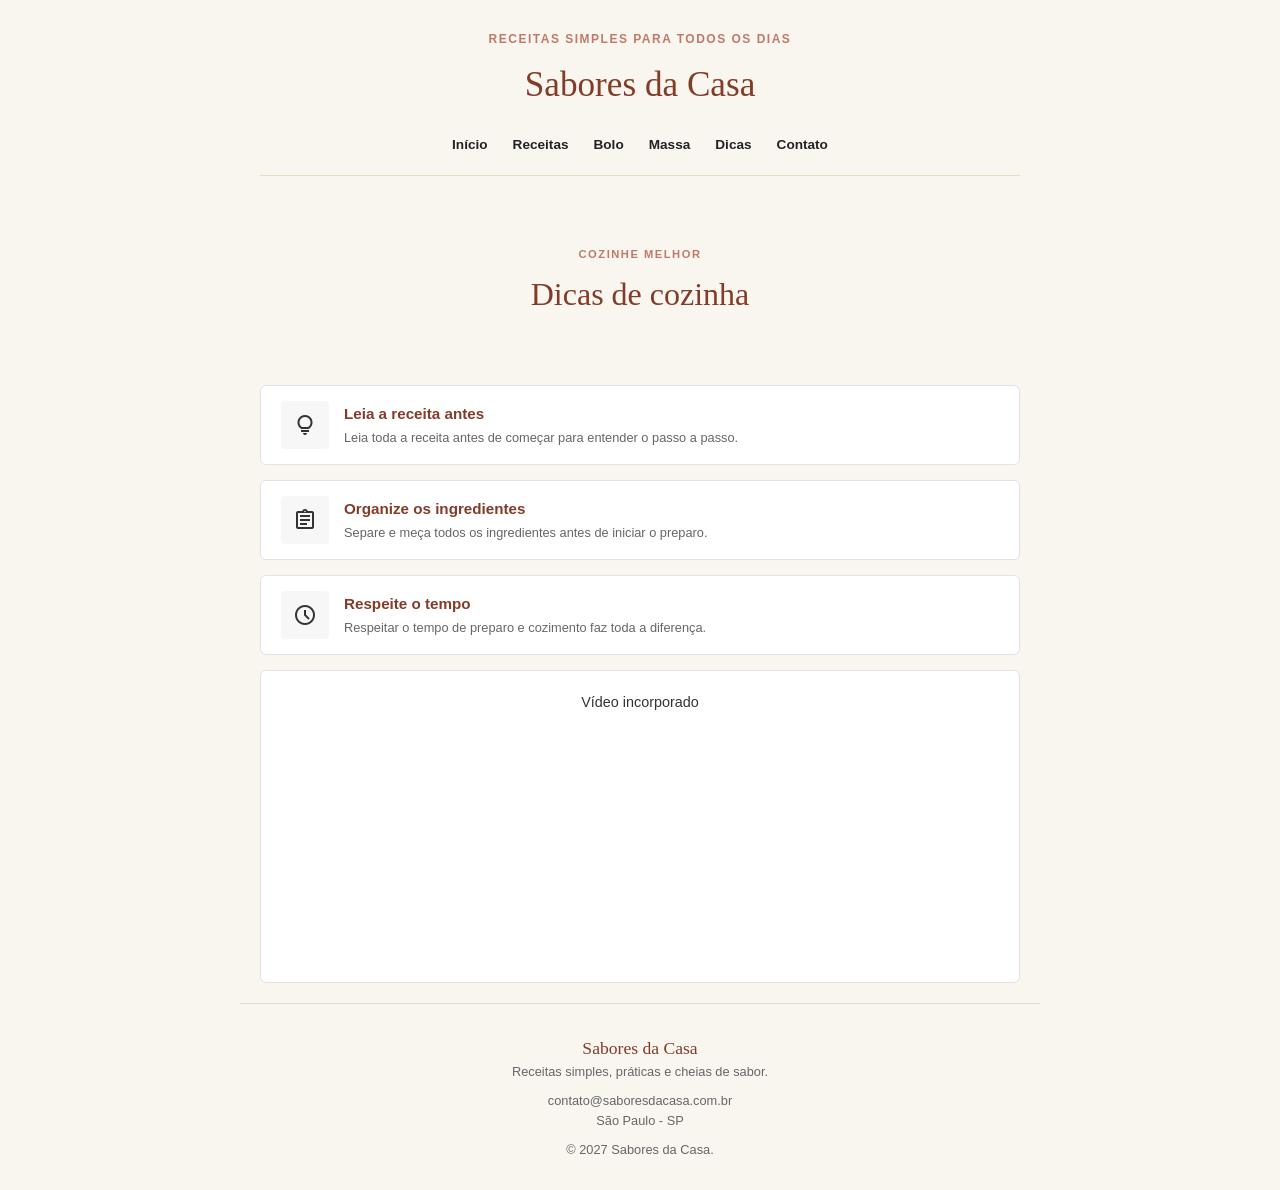
<file: saboresDaCasa/dicas.html>
<!DOCTYPE html>
<html lang="pt-BR">

<head>
    <meta charset="UTF-8">
    <meta name="viewport" content="width=device-width, initial-scale=1.0">
    <meta name="description" content="Sabores da Casa - receitas simples e práticas">
    <title>Dicas - Sabores da Casa</title>
    <link rel="stylesheet"
        href="https://fonts.googleapis.com/css2?family=Material+Symbols+Outlined:opsz,wght,FILL,GRAD@20..48,100..700,0..1,-50..200" />
    <link rel="stylesheet" href="style.css">
</head>

<body>
    <header>
        <p class="slogan">Receitas simples para todos os dias</p>
        <h1>Sabores da Casa</h1>

        <nav>
            <a href="index.html">Início</a>
            <a href="receitas.html">Receitas</a>
            <a href="receita-bolo.html">Bolo</a>
            <a href="receita-massa.html">Massa</a>
            <a href="dicas.html">Dicas</a>
            <a href="contato.html">Contato</a>
        </nav>
    </header>
    <main>
        <section>
            <header>
                <p class="categoria">Cozinhe melhor</p>
                <h1>
                    Dicas de cozinha</h1>
            </header>

            <section class="dica-cards-container">
                <article class="dica-card-horizontal">
                    <figure class="dica-card-icon-wrapper">
                        <span class="material-symbols-outlined">lightbulb</span>
                    </figure>
                    <section class="dica-card-content">
                        <h2>Leia a receita antes</h2>
                        <p>Leia toda a receita antes de começar para entender o passo a passo.</p>
                    </section>
                </article>

                <article class="dica-card-horizontal">
                    <figure class="dica-card-icon-wrapper">
                        <span class="material-symbols-outlined">assignment</span>
                    </figure>
                    <section class="dica-card-content">
                        <h2>Organize os ingredientes</h2>
                        <p>Separe e meça todos os ingredientes antes de iniciar o preparo.</p>
                    </section>
                </article>

                <article class="dica-card-horizontal">
                    <figure class="dica-card-icon-wrapper">
                        <span class="material-symbols-outlined">schedule</span>
                    </figure>
                    <section class="dica-card-content">
                        <h2>Respeite o tempo</h2>
                        <p>Respeitar o tempo de preparo e cozimento faz toda a diferença.</p>
                    </section>
                </article>

                <article class="video-card-horizontal">
                    <h2>Vídeo incorporado</h2>
                    <iframe width="1337" height="752" src="https://www.youtube.com/embed/iObl_iyFBKc"
                        title="BOLO de CHOCOLATE FOFINHO úmido e SABOROSO eu faço assim" frameborder="0"
                        allow="accelerometer; autoplay; clipboard-write; encrypted-media; gyroscope; picture-in-picture; web-share"
                        referrerpolicy="strict-origin-when-cross-origin" allowfullscreen></iframe>
                    </iframe>
                </article>
            </section>
        </section>
    </main>
    <footer>
        <p><strong>Sabores da Casa</strong></p>
        <p>Receitas simples, práticas e cheias de sabor.</p>
        <address>
            contato@saboresdacasa.com.br<br>
            São Paulo - SP
        </address>
        <p>&copy; 2027 Sabores da Casa.</p>
    </footer>

</body>

</html>
</file>
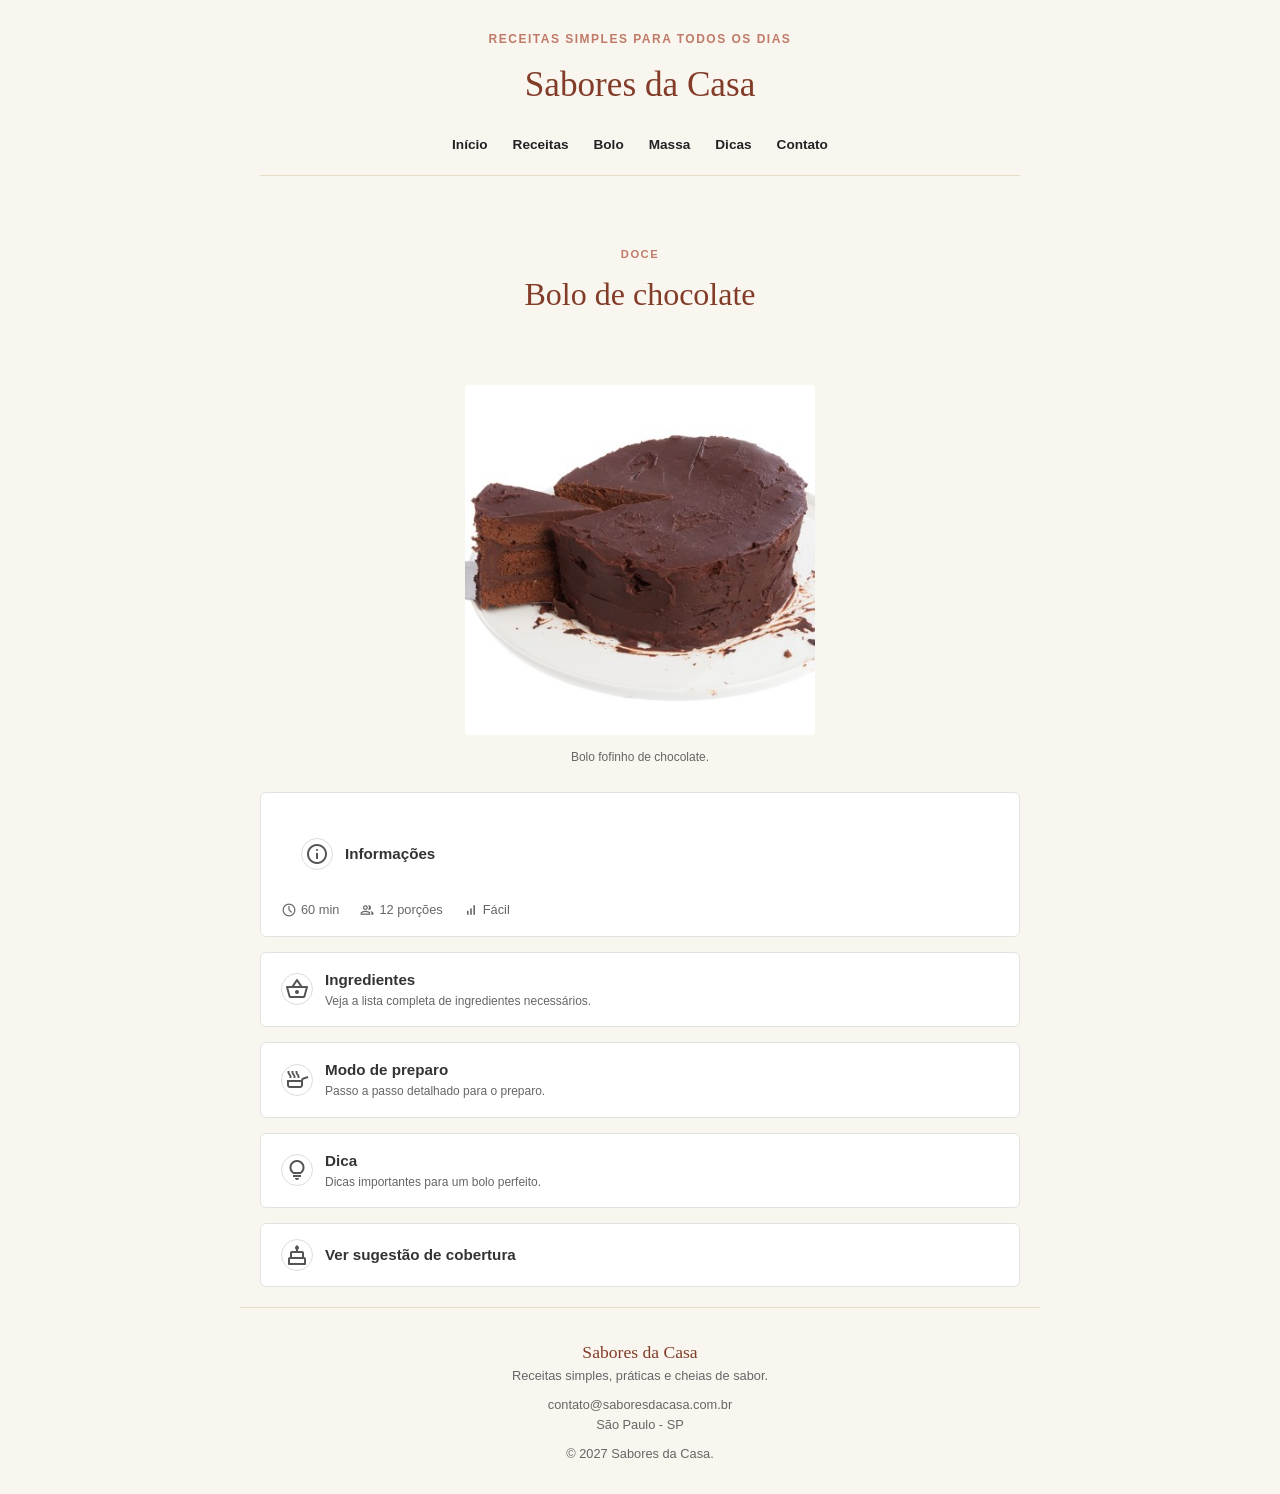
<file: saboresDaCasa/receita-bolo.html>
<!DOCTYPE html>
<html lang="pt-BR">

<head>
    <meta charset="UTF-8">
    <meta name="viewport" content="width=device-width, initial-scale=1.0">
    <meta name="description" content="Sabores da Casa - receitas simples e práticas">
    <title>Bolo - Sabores da Casa</title>
    <link rel="stylesheet"
        href="https://fonts.googleapis.com/css2?family=Material+Symbols+Outlined:opsz,wght,FILL,GRAD@20..48,100..700,0..1,-50..200" />
    <link rel="stylesheet" href="style.css">
</head>

<body>
    <header>
        <p class="slogan">Receitas simples para todos os dias</p>
        <h1>Sabores da Casa</h1>

        <nav>
            <a href="index.html">Início</a>
            <a href="receitas.html">Receitas</a>
            <a href="receita-bolo.html">Bolo</a>
            <a href="receita-massa.html">Massa</a>
            <a href="dicas.html">Dicas</a>
            <a href="contato.html">Contato</a>
        </nav>
    </header>
    <main>
        <article class="pagina-receita">
            <header>
                <p class="categoria">Doce</p>
                <h1>Bolo de chocolate</h1>
            </header>

            <figure>
                <img src="img/bolo.jpg" alt="Bolo de chocolate">
                <figcaption>Bolo fofinho de chocolate.</figcaption>
            </figure>

            <section class="receita-cards-container">
                <article class="receita-card-box">
                    <header class="info-header">
                        <span class="receita-card-icon">
                            <span class="material-symbols-outlined">info</span>
                        </span>
                        <span class="receita-card-title-group">
                            <span class="receita-card-title">Informações</span>
                        </span>
                    </header>
                    <ul class="info-bar-horizontal">
                        <li class="info-bar-item">
                            <span class="material-symbols-outlined">schedule</span>
                            60 min
                        </li>
                        <li class="info-bar-item">
                            <span class="material-symbols-outlined">group</span>
                            12 porções
                        </li>
                        <li class="info-bar-item">
                            <span class="material-symbols-outlined">signal_cellular_alt</span>
                            Fácil
                        </li>
                    </ul>
                </article>

                <details class="receita-card-box">
                    <summary>
                        <span class="receita-card-icon">
                            <span class="material-symbols-outlined">shopping_basket</span>
                        </span>
                        <span class="receita-card-title-group">
                            <span class="receita-card-title">Ingredientes</span>
                            <span class="receita-card-subtitle">Veja a lista completa de ingredientes
                                necessários.</span>
                        </div>
                    </summary>
                    <section class="receita-card-content">
                        <ul>
                            <li>3 ovos</li>
                            <li>1/2 xícara de óleo</li>
                            <li>1 xícara de água quente</li>
                            <li>1 e 1/2 xícara de açúcar</li>
                            <li>1 xícara de chocolate em pó</li>
                            <li>2 xícaras de farinha de trigo</li>
                            <li>1 colher (sopa) de fermento químico</li>
                        </ul>
                    </section>
                </details>

                <details class="receita-card-box">
                    <summary>
                        <span class="receita-card-icon">
                            <span class="material-symbols-outlined">skillet</span>
                        </span>
                        <span class="receita-card-title-group">
                            <span class="receita-card-title">Modo de preparo</span>
                            <span class="receita-card-subtitle">Passo a passo detalhado para o preparo.</span>
                        </div>
                    </summary>
                    <section class="receita-card-content">
                        <ol>
                            <li>Bata os ovos com o óleo e o açúcar.</li>
                            <li>Acrescente a água quente e o chocolate em pó.</li>
                            <li>Adicione a farinha aos poucos.</li>
                            <li>Finalize misturando delicadamente o fermento.</li>
                            <li>Asse em forno preaquecido a 180°C por 40 minutos.</li>
                        </ol>
                    </section>
                </details>

                <details class="receita-card-box">
                    <summary>
                        <span class="receita-card-icon">
                            <span class="material-symbols-outlined">lightbulb</span>
                        </span>
                        <span class="receita-card-title-group">
                            <span class="receita-card-title">Dica</span>
                            <span class="receita-card-subtitle">Dicas importantes para um bolo perfeito.</span>
                        </div>
                    </summary>
                    <section class="receita-card-content">
                        <p>
                            Para um bolo ainda mais molhadinho, faça alguns furos com um garfo e despeje uma calda de
                            chocolate ainda quente antes de servir.
                        </p>
                    </section>
                </details>

                <details class="receita-card-box">
                    <summary>
                        <span class="receita-card-icon">
                            <span class="material-symbols-outlined">cake</span>
                        </span>
                        <span class="receita-card-title-group">
                            <span class="receita-card-title">Ver sugestão de cobertura</span>
                        </div>
                    </summary>
                    <section class="receita-card-content">
                        <p>
                            Misture 1 lata de leite condensado, 3 colheres de chocolate em pó e 1 colher de manteiga.
                            Leve ao fogo até desgrudar do fundo da panela e cubra o bolo ainda quente.
                        </p>
                    </section>
                </details>
            </section>
        </article>
    </main>
    <footer>
        <p><strong>Sabores da Casa</strong></p>
        <p>Receitas simples, práticas e cheias de sabor.</p>
        <address>
            contato@saboresdacasa.com.br<br>
            São Paulo - SP
        </address>
        <p>&copy; 2027 Sabores da Casa.</p>
    </footer>

</body>

</html>
</file>
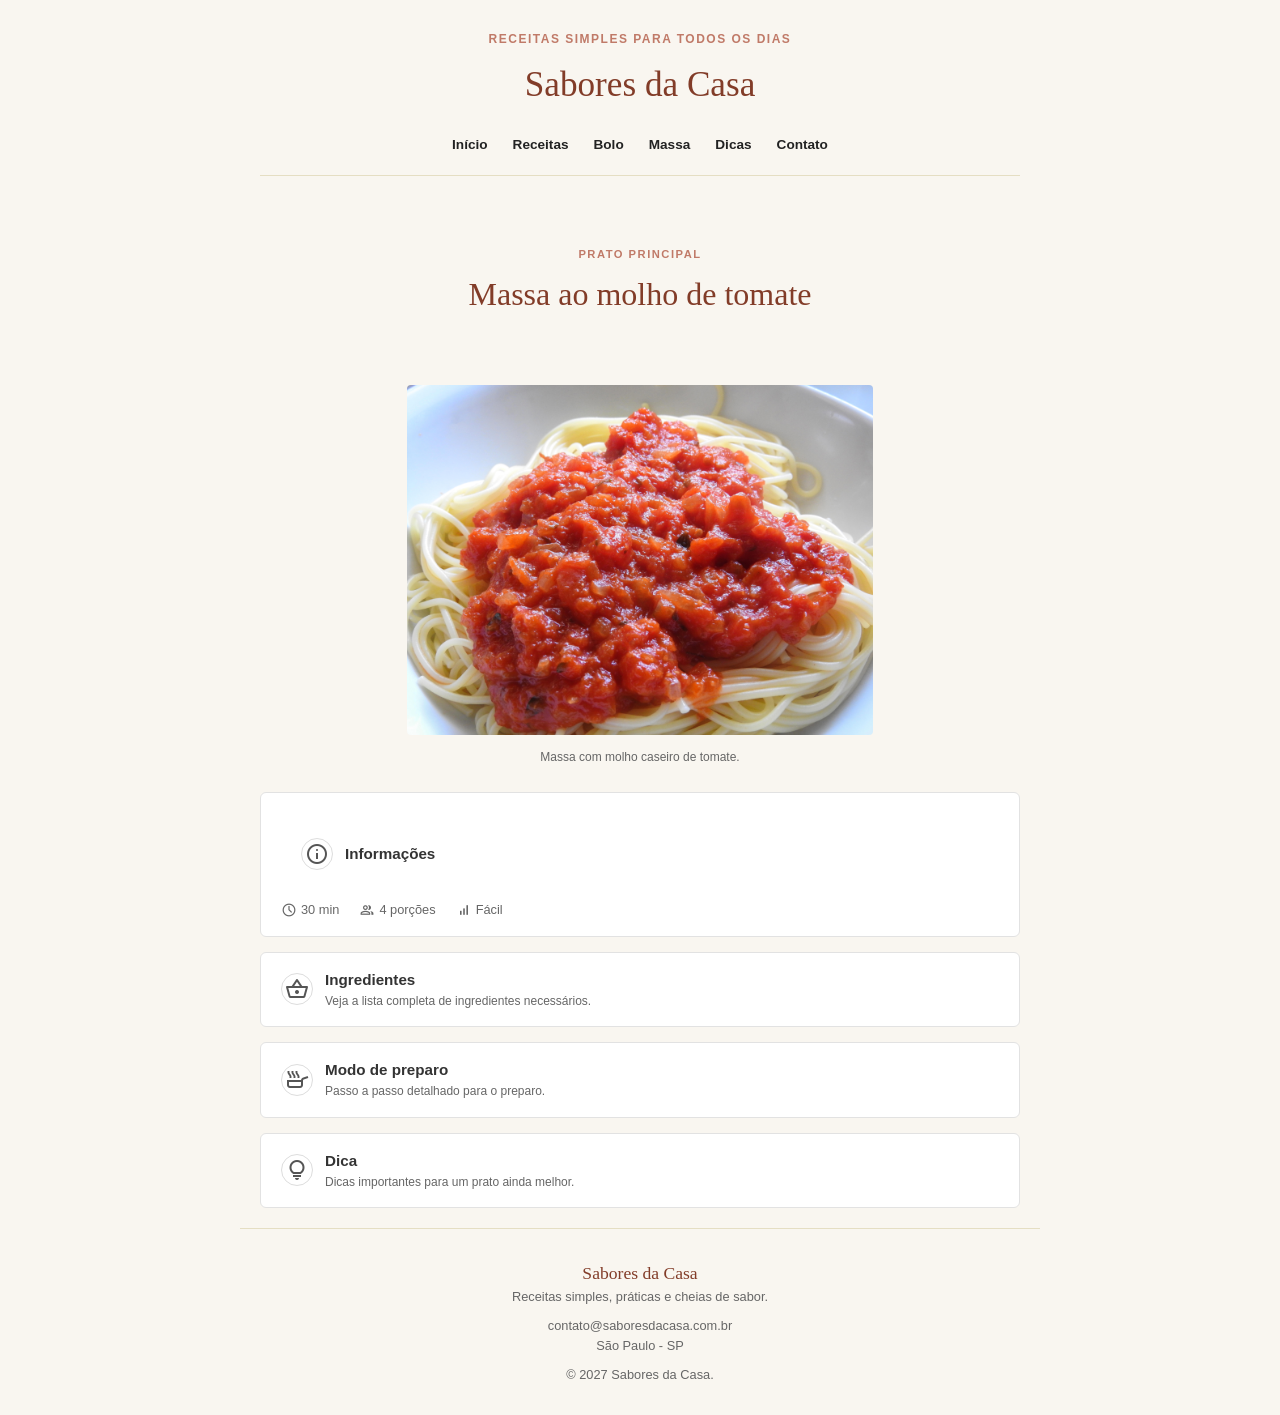
<file: saboresDaCasa/receita-massa.html>
<!DOCTYPE html>
<html lang="pt-BR">

<head>
    <meta charset="UTF-8">
    <meta name="viewport" content="width=device-width, initial-scale=1.0">
    <meta name="description" content="Sabores da Casa - receitas simples e práticas">
    <title>Massa - Sabores da Casa</title>
    <link rel="stylesheet"
        href="https://fonts.googleapis.com/css2?family=Material+Symbols+Outlined:opsz,wght,FILL,GRAD@20..48,100..700,0..1,-50..200" />
    <link rel="stylesheet" href="style.css">
</head>

<body>
    <header>
        <p class="slogan">Receitas simples para todos os dias</p>
        <h1>Sabores da Casa</h1>

        <nav>
            <a href="index.html">Início</a>
            <a href="receitas.html">Receitas</a>
            <a href="receita-bolo.html">Bolo</a>
            <a href="receita-massa.html">Massa</a>
            <a href="dicas.html">Dicas</a>
            <a href="contato.html">Contato</a>
        </nav>
    </header>
    <main>
        <article class="pagina-receita">
            <header>
                <p class="categoria">Prato principal</p>
                <h1>Massa ao molho de tomate</h1>
            </header>

            <figure>
                <img src="img/massa.jpg" alt="Massa com molho de tomate">
                <figcaption>Massa com molho caseiro de tomate.</figcaption>
            </figure>

            <section class="receita-cards-container">
                <article class="receita-card-box">
                    <header class="info-header">
                        <span class="receita-card-icon">
                            <span class="material-symbols-outlined">info</span>
                        </span>
                        <span class="receita-card-title-group">
                            <span class="receita-card-title">Informações</span>
                        </span>
                    </header>
                    <ul class="info-bar-horizontal">
                        <li class="info-bar-item">
                            <span class="material-symbols-outlined">schedule</span>
                            30 min
                        </li>
                        <li class="info-bar-item">
                            <span class="material-symbols-outlined">group</span>
                            4 porções
                        </li>
                        <li class="info-bar-item">
                            <span class="material-symbols-outlined">signal_cellular_alt</span>
                            Fácil
                        </li>
                    </ul>
                </article>

                <details class="receita-card-box">
                    <summary>
                        <span class="receita-card-icon">
                            <span class="material-symbols-outlined">shopping_basket</span>
                        </span>
                        <span class="receita-card-title-group">
                            <span class="receita-card-title">Ingredientes</span>
                            <span class="receita-card-subtitle">Veja a lista completa de ingredientes
                                necessários.</span>
                        </div>
                    </summary>
                    <section class="receita-card-content">
                        <ul>
                            <li>500 g de massa</li>
                            <li>4 tomates maduros</li>
                            <li>1 cebola</li>
                            <li>2 dentes de alho</li>
                            <li>Azeite</li>
                            <li>Sal e pimenta</li>
                            <li>Manjericão</li>
                        </ul>
                    </section>
                </details>

                <details class="receita-card-box">
                    <summary>
                        <span class="receita-card-icon">
                            <span class="material-symbols-outlined">skillet</span>
                        </span>
                        <span class="receita-card-title-group">
                            <span class="receita-card-title">Modo de preparo</span>
                            <span class="receita-card-subtitle">Passo a passo detalhado para o preparo.</span>
                        </div>
                    </summary>
                    <section class="receita-card-content">
                        <ol>
                            <li>Cozinhe a massa.</li>
                            <li>Refogue cebola e alho.</li>
                            <li>Acrescente os tomates.</li>
                            <li>Tempere e deixe o molho reduzir.</li>
                            <li>Misture a massa ao molho.</li>
                        </ol>
                    </section>
                </details>

                <details class="receita-card-box">
                    <summary>
                        <span class="receita-card-icon">
                            <span class="material-symbols-outlined">lightbulb</span>
                        </span>
                        <span class="receita-card-title-group">
                            <span class="receita-card-title">Dica</span>
                            <span class="receita-card-subtitle">Dicas importantes para um prato ainda melhor.</span>
                        </div>
                    </summary>
                    <section class="receita-card-content">
                        <p>
                            Reserve um pouco da água do cozimento para ajustar o molho.
                        </p>
                    </section>
                </details>
            </section>
        </article>
    </main>
    <footer>
        <p><strong>Sabores da Casa</strong></p>
        <p>Receitas simples, práticas e cheias de sabor.</p>
        <address>
            contato@saboresdacasa.com.br<br>
            São Paulo - SP
        </address>
        <p>&copy; 2027 Sabores da Casa.</p>
    </footer>

</body>

</html>
</file>
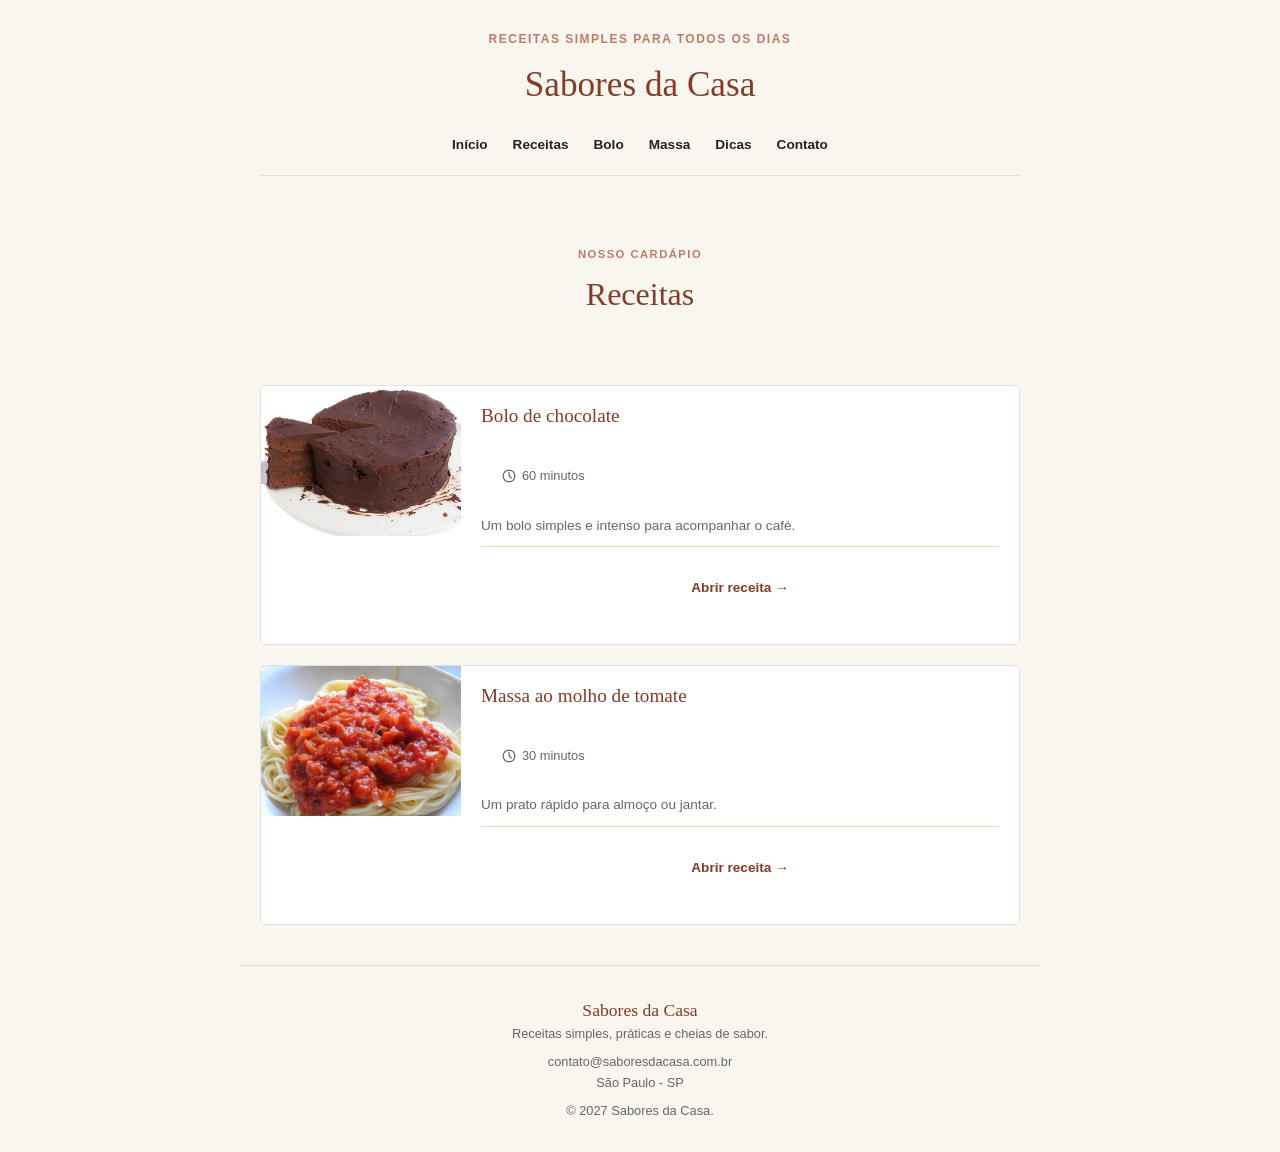
<file: saboresDaCasa/receitas.html>
<!DOCTYPE html>
<html lang="pt-BR">

<head>
    <meta charset="UTF-8">
    <meta name="viewport" content="width=device-width, initial-scale=1.0">
    <meta name="description" content="Sabores da Casa - receitas simples e práticas">
    <title>Receitas - Sabores da Casa</title>
    <link rel="stylesheet"
        href="https://fonts.googleapis.com/css2?family=Material+Symbols+Outlined:opsz,wght,FILL,GRAD@20..48,100..700,0..1,-50..200" />
    <link rel="stylesheet" href="style.css">
</head>

<body>
    <header>
        <p class="slogan">Receitas simples para todos os dias</p>
        <h1>Sabores da Casa</h1>

        <nav>
            <a href="index.html">Início</a>
            <a href="receitas.html">Receitas</a>
            <a href="receita-bolo.html">Bolo</a>
            <a href="receita-massa.html">Massa</a>
            <a href="dicas.html">Dicas</a>
            <a href="contato.html">Contato</a>
        </nav>
    </header>
    <main>
        <section>
            <header>
                <p class="categoria">Nosso cardápio</p>
                <h1>Receitas</h1>
            </header>

            <article class="card-horizontal">
                <img src="img/bolo.jpg" alt="Bolo de chocolate" class="card-horizontal-img">
                <section class="card-horizontal-content">
                    <h2>Bolo de chocolate</h2>
                    <header class="card-meta">
                        <span class="material-symbols-outlined">schedule</span>
                        60 minutos
                    </header>
                    <p>Um bolo simples e intenso para acompanhar o café.</p>
                    <footer>
                        <a href="receita-bolo.html" class="card-link">Abrir receita &rarr;</a>
                    </footer>
                </section>
            </article>

            <article class="card-horizontal">
                <img src="img/massa.jpg" alt="Massa com molho de tomate" class="card-horizontal-img">
                <section class="card-horizontal-content">
                    <h2>Massa ao molho de tomate</h2>
                    <header class="card-meta">
                        <span class="material-symbols-outlined">schedule</span>
                        30 minutos
                    </header>
                    <p>Um prato rápido para almoço ou jantar.</p>
                    <footer>
                        <a href="receita-massa.html" class="card-link">Abrir receita &rarr;</a>
                    </footer>
                </section>
            </article>
        </section>
    </main>
    <footer>
        <p><strong>Sabores da Casa</strong></p>
        <p>Receitas simples, práticas e cheias de sabor.</p>
        <address>
            contato@saboresdacasa.com.br<br>
            São Paulo - SP
        </address>
        <p>&copy; 2027 Sabores da Casa.</p>
    </footer>
</body>

</html>
</file>
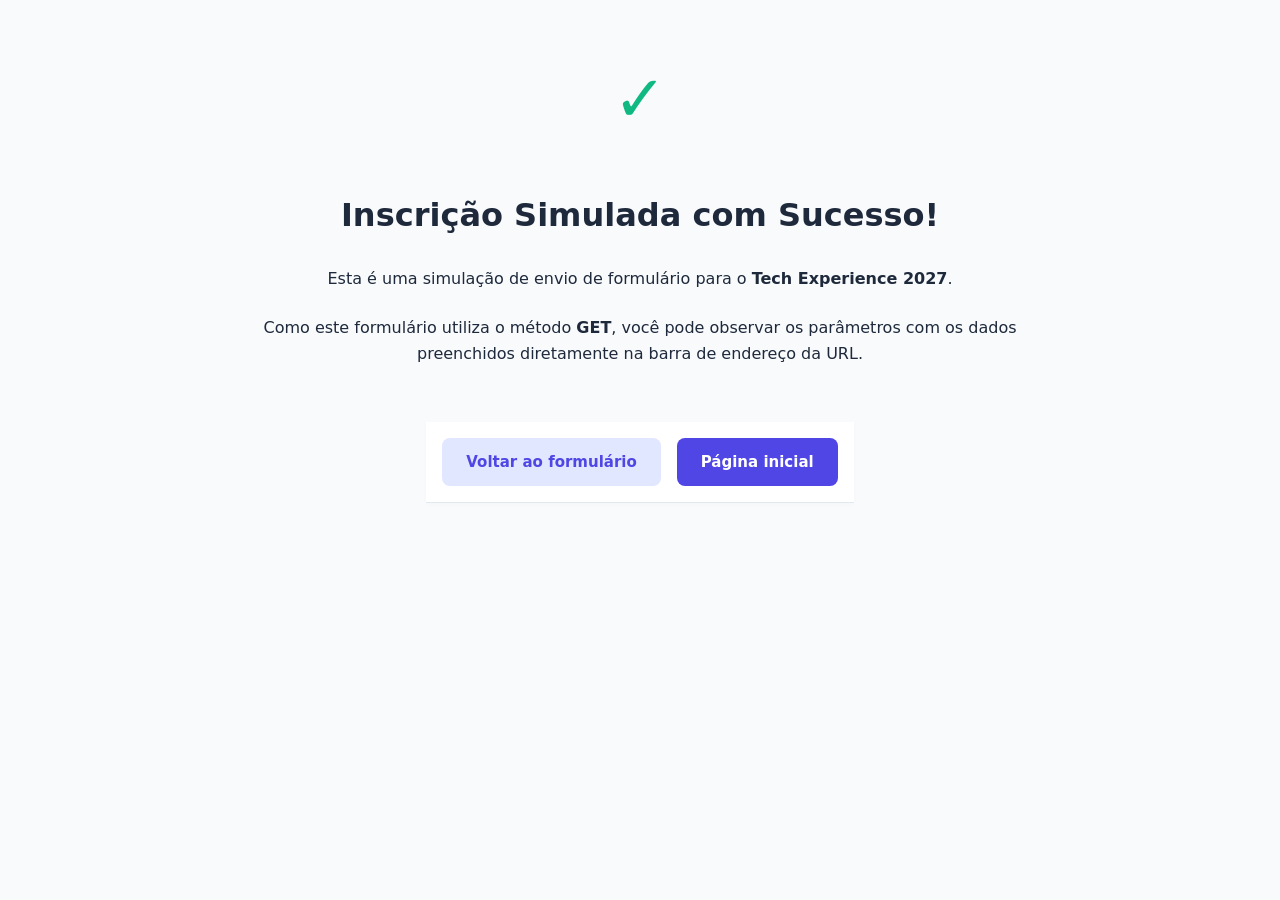
<file: tech_expe/confirmacao.html>
<!DOCTYPE html>
<html lang="pt-br">
<head>
    <meta charset="utf-8" />
    <meta name="viewport" content="width=device-width, initial-scale=1.0" />
    <title>Tech Experience 2027 - Confirmação</title>
    <link rel="stylesheet" href="style.css" />
</head>
<body class="page-confirmation">
    <main class="confirmation-card">
        <span class="status-icon" aria-hidden="true">&#10003;</span>
        <h1>Inscrição Simulada com Sucesso!</h1>
        <p>
            Esta é uma simulação de envio de formulário para o <strong>Tech Experience 2027</strong>.
        </p>
        <p>
            Como este formulário utiliza o método <strong>GET</strong>, você pode observar os parâmetros com os dados preenchidos diretamente na barra de endereço da URL.
        </p>
        <nav class="confirmation-actions">
            <a href="inscricao.html" class="btn-secondary">Voltar ao formulário</a>
            <a href="index.html" class="btn-primary">Página inicial</a>
        </nav>
    </main>
</body>
</html>
</file>
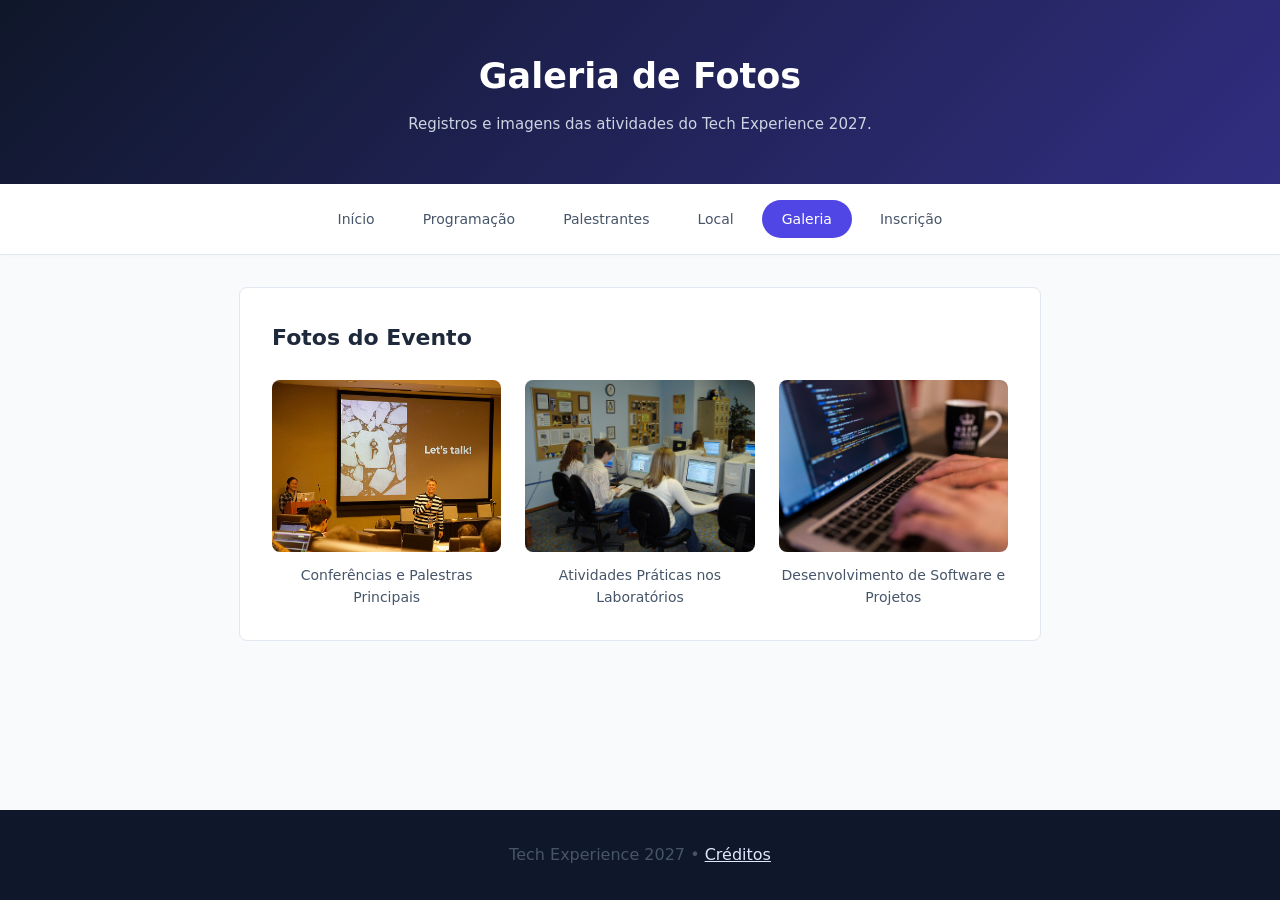
<file: tech_expe/galeria.html>
<!DOCTYPE html>
<html lang="pt-br">
<head>
    <meta charset="utf-8" />
    <meta name="viewport" content="width=device-width, initial-scale=1.0" />
    <meta name="description" content="Galeria do Tech Experience 2027" />
    <title>Tech Experience 2027 - Galeria</title>
    <link rel="stylesheet" href="style.css" />
</head>
<body>
    <header>
        <h1>Galeria de Fotos</h1>
        <p>Registros e imagens das atividades do Tech Experience 2027.</p>
    </header>

    <nav>
        <a href="index.html">Início</a>
        <a href="programacao.html">Programação</a>
        <a href="palestrantes.html">Palestrantes</a>
        <a href="local.html">Local</a>
        <a href="galeria.html" class="active">Galeria</a>
        <a href="inscricao.html">Inscrição</a>
    </nav>

    <main>
        <section>
            <h2>Fotos do Evento</h2>
            <ul class="gallery-grid">
                <li class="gallery-item">
                    <figure>
                        <a href="img/evento.jpg" target="_blank" rel="noopener">
                            <img src="img/evento.jpg" alt="Conferência de tecnologia" />
                        </a>
                        <figcaption>Conferências e Palestras Principais</figcaption>
                    </figure>
                </li>

                <li class="gallery-item">
                    <figure>
                        <a href="img/laboratorio.jpg" target="_blank" rel="noopener">
                            <img src="img/laboratorio.jpg" alt="Estudantes em um laboratório de informática" />
                        </a>
                        <figcaption>Atividades Práticas nos Laboratórios</figcaption>
                    </figure>
                </li>

                <li class="gallery-item">
                    <figure>
                        <a href="img/programador.jpg" target="_blank" rel="noopener">
                            <img src="img/programador.jpg" alt="Desenvolvimento de software" />
                        </a>
                        <figcaption>Desenvolvimento de Software e Projetos</figcaption>
                    </figure>
                </li>
            </ul>
        </section>
    </main>

    <footer>
        <p>Tech Experience 2027 &bull; <button type="button" commandfor="creditos" command="show-modal">Créditos</button></p>
        <dialog id="creditos">
            <h2>Créditos de Imagens</h2>
            <section>
                <h3>evento.jpg</h3>
                <p><strong>Arquivo:</strong> Wikimedia Technical Conference 2019</p>
                <p><strong>Autor:</strong> Darenwelsh (CC BY-SA 4.0)</p>
                <p><a href="https://commons.wikimedia.org/wiki/File:Wikimedia_Technical_Conference_2019_-_Lets_Talk.jpg" target="_blank" rel="noopener">Página original no Wikimedia Commons</a></p>
            </section>

            <section>
                <h3>laboratorio.jpg</h3>
                <p><strong>Arquivo:</strong> Students working in computer lab</p>
                <p><strong>Autor:</strong> Michael Surran (CC BY-SA 2.0)</p>
                <p><a href="https://commons.wikimedia.org/wiki/File:Students_working_on_class_assignment_in_computer_lab.jpg" target="_blank" rel="noopener">Página original no Wikimedia Commons</a></p>
            </section>

            <section>
                <h3>programador.jpg</h3>
                <p><strong>Arquivo:</strong> ComputerProgrammer.jpg</p>
                <p><strong>Origem:</strong> Pixabay / Wikimedia Commons (CC0)</p>
                <p><a href="https://commons.wikimedia.org/wiki/File:ComputerProgrammer.jpg" target="_blank" rel="noopener">Página original no Wikimedia Commons</a></p>
            </section>
            <button type="button" commandfor="creditos" command="close" class="btn-close">Fechar</button>
        </dialog>
    </footer>
</body>
</html>
</file>
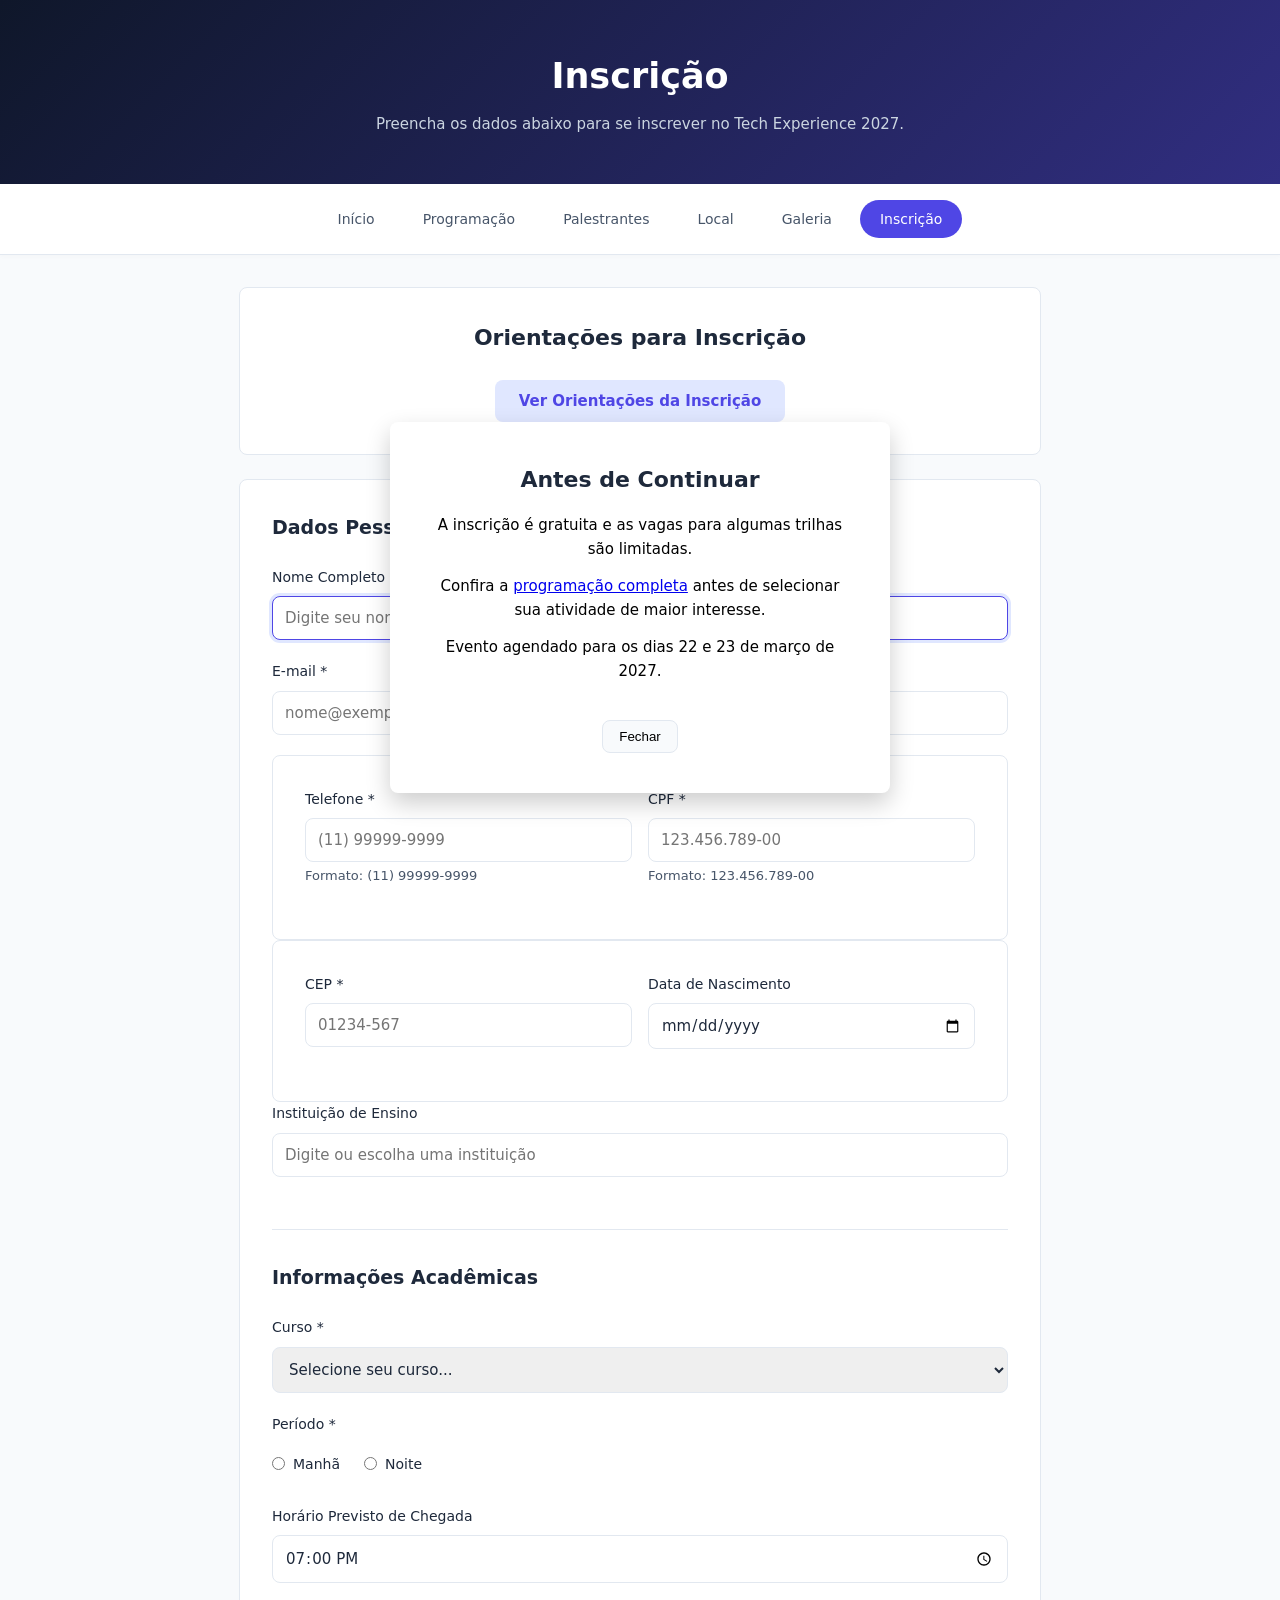
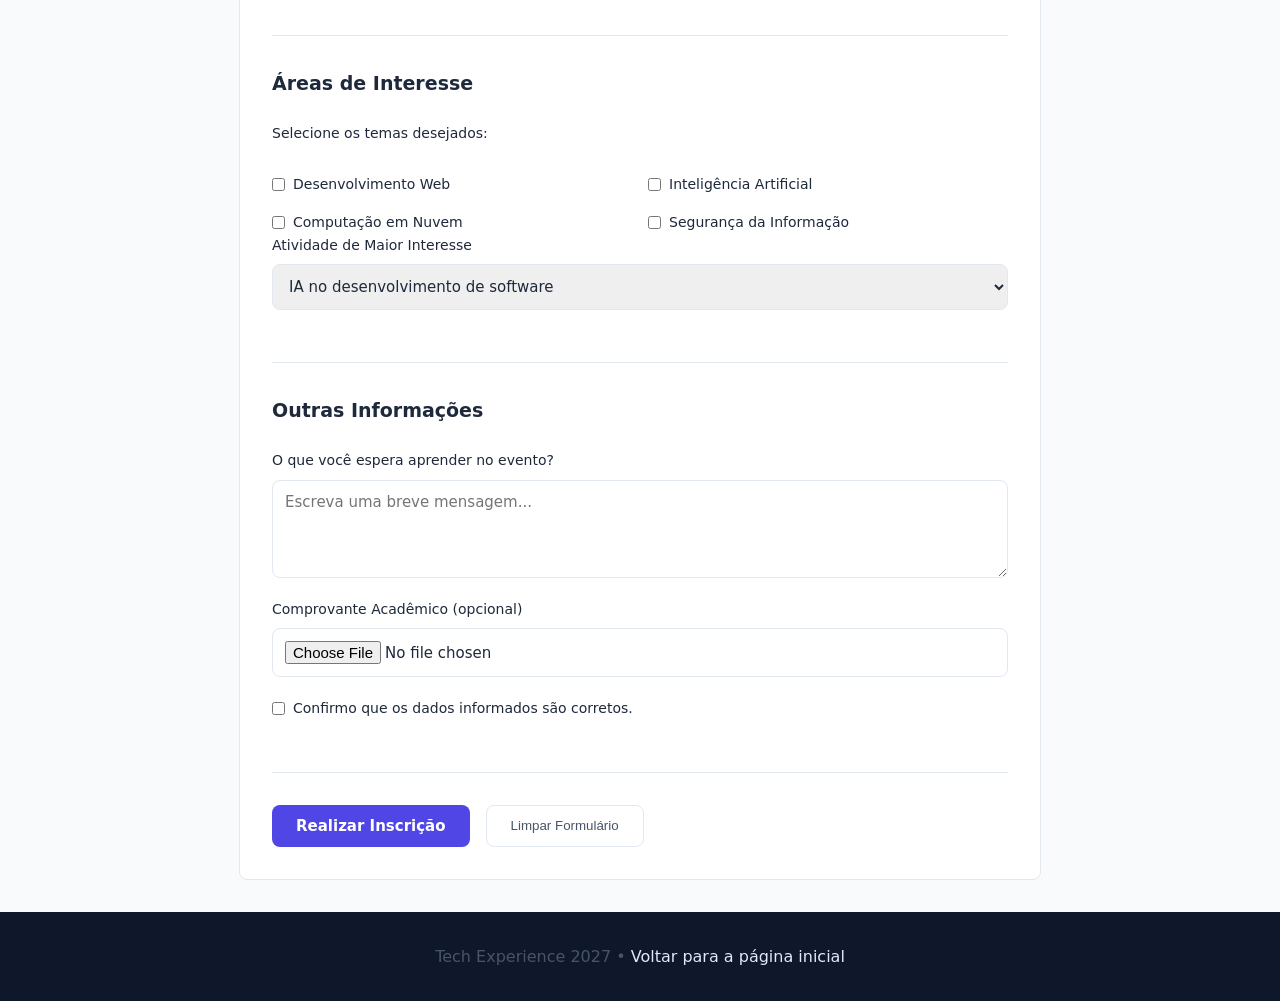
<file: tech_expe/inscricao.html>
<!DOCTYPE html>
<html lang="pt-br">
<head>
    <meta charset="utf-8" />
    <meta name="viewport" content="width=device-width, initial-scale=1.0" />
    <meta name="description" content="Inscrição para o Tech Experience 2027" />
    <title>Tech Experience 2027 - Inscrição</title>
    <link rel="stylesheet" href="style.css" />
</head>
<body>
    <header>
        <h1>Inscrição</h1>
        <p>Preencha os dados abaixo para se inscrever no Tech Experience 2027.</p>
    </header>

    <nav>
        <a href="index.html">Início</a>
        <a href="programacao.html">Programação</a>
        <a href="palestrantes.html">Palestrantes</a>
        <a href="local.html">Local</a>
        <a href="galeria.html">Galeria</a>
        <a href="inscricao.html" class="active">Inscrição</a>
    </nav>

    <main>
        <section class="info-modal-trigger">
            <h2>Orientações para Inscrição</h2>
            <button type="button" commandfor="aviso-inscricao" command="show-modal" class="btn-secondary">
                Ver Orientações da Inscrição
            </button>

            <dialog id="aviso-inscricao" open>
                <h2>Antes de Continuar</h2>
                <p>A inscrição é gratuita e as vagas para algumas trilhas são limitadas.</p>
                <p>
                    Confira a <a href="programacao.html">programação completa</a> antes de selecionar
                    sua atividade de maior interesse.
                </p>
                <p>
                    Evento agendado para os dias
                    <time datetime="2027-03-22">22</time> e
                    <time datetime="2027-03-23">23 de março de 2027</time>.
                </p>
                <button type="button" commandfor="aviso-inscricao" command="close" class="btn-close">Fechar</button>
            </dialog>
        </section>

        <form action="confirmacao.html" method="get" class="form-container">
            <fieldset>
                <legend>Dados Pessoais</legend>

                <p class="form-group">
                    <label for="nome">Nome Completo *</label>
                    <input type="text" id="nome" name="nome" required placeholder="Digite seu nome completo" autofocus />
                </p>

                <p class="form-group">
                    <label for="email">E-mail *</label>
                    <input type="email" id="email" name="email" required placeholder="nome@exemplo.com" />
                </p>

                <section class="form-row">
                    <p class="form-group">
                        <label for="telefone">Telefone *</label>
                        <input
                            type="tel"
                            id="telefone"
                            name="telefone"
                            placeholder="(11) 99999-9999"
                            pattern="\([0-9]{2}\) [0-9]{5}-[0-9]{4}"
                            maxlength="15"
                            inputmode="tel"
                            required />
                        <small>Formato: (11) 99999-9999</small>
                    </p>

                    <p class="form-group">
                        <label for="cpf">CPF *</label>
                        <input
                            type="text"
                            id="cpf"
                            name="cpf"
                            placeholder="123.456.789-00"
                            pattern="[0-9]{3}\.[0-9]{3}\.[0-9]{3}-[0-9]{2}"
                            maxlength="14"
                            inputmode="numeric"
                            required />
                        <small>Formato: 123.456.789-00</small>
                    </p>
                </section>

                <section class="form-row">
                    <p class="form-group">
                        <label for="cep">CEP *</label>
                        <input
                            type="text"
                            id="cep"
                            name="cep"
                            placeholder="01234-567"
                            pattern="[0-9]{5}-[0-9]{3}"
                            maxlength="9"
                            inputmode="numeric"
                            required />
                    </p>

                    <p class="form-group">
                        <label for="nascimento">Data de Nascimento</label>
                        <input type="date" id="nascimento" name="nascimento" />
                    </p>
                </section>

                <p class="form-group">
                    <label for="instituicao">Instituição de Ensino</label>
                    <input
                        type="text"
                        id="instituicao"
                        name="instituicao"
                        list="lista-instituicoes"
                        placeholder="Digite ou escolha uma instituição"
                        autocomplete="organization" />

                    <datalist id="lista-instituicoes">
                        <option value="Cruzeiro do Sul - São Miguel"></option>
                        <option value="Cruzeiro do Sul - Anália Franco"></option>
                        <option value="Cruzeiro do Sul - Liberdade"></option>
                        <option value="Cruzeiro do Sul - Paulista"></option>
                        <option value="Cruzeiro do Sul - Guarulhos"></option>
                    </datalist>
                </p>
            </fieldset>

            <fieldset>
                <legend>Informações Acadêmicas</legend>

                <p class="form-group">
                    <label for="curso">Curso *</label>
                    <select id="curso" name="curso" required>
                        <option value="">Selecione seu curso...</option>
                        <option value="ads">Análise e Desenvolvimento de Sistemas</option>
                        <option value="cc">Ciência da Computação</option>
                        <option value="si">Sistemas de Informação</option>
                        <option value="outro">Outro curso</option>
                    </select>
                </p>

                <p class="form-group">
                    <label>Período *</label>
                    <span class="radio-group">
                        <label><input type="radio" id="manha" name="periodo" value="manha" required /> Manhã</label>
                        <label><input type="radio" id="noite" name="periodo" value="noite" /> Noite</label>
                    </span>
                </p>

                <p class="form-group">
                    <label for="horario-chegada">Horário Previsto de Chegada</label>
                    <input
                        type="time"
                        id="horario-chegada"
                        name="horario-chegada"
                        min="08:00"
                        max="21:30"
                        step="900"
                        value="19:00" />
                </p>
            </fieldset>

            <fieldset>
                <legend>Áreas de Interesse</legend>

                <p class="form-group">
                    <label>Selecione os temas desejados:</label>
                    <ul class="checkbox-grid">
                        <li><label><input type="checkbox" id="web" name="interesse" value="web" /> Desenvolvimento Web</label></li>
                        <li><label><input type="checkbox" id="ia" name="interesse" value="ia" /> Inteligência Artificial</label></li>
                        <li><label><input type="checkbox" id="cloud" name="interesse" value="cloud" /> Computação em Nuvem</label></li>
                        <li><label><input type="checkbox" id="seguranca" name="interesse" value="seguranca" /> Segurança da Informação</label></li>
                    </ul>
                </p>

                <p class="form-group">
                    <label for="atividade">Atividade de Maior Interesse</label>
                    <select id="atividade" name="atividade">
                        <optgroup label="Palestras">
                            <option value="ia-dev">IA no desenvolvimento de software</option>
                            <option value="cloud">Primeiros passos em computação em nuvem</option>
                        </optgroup>
                        <optgroup label="Oficinas">
                            <option value="html">Construindo uma página Web sem frameworks</option>
                        </optgroup>
                    </select>
                </p>
            </fieldset>

            <fieldset>
                <legend>Outras Informações</legend>

                <p class="form-group">
                    <label for="mensagem">O que você espera aprender no evento?</label>
                    <textarea id="mensagem" name="mensagem" rows="4" placeholder="Escreva uma breve mensagem..."></textarea>
                </p>

                <p class="form-group">
                    <label for="comprovante">Comprovante Acadêmico (opcional)</label>
                    <input type="file" id="comprovante" name="comprovante" />
                </p>

                <p class="form-group checkbox-single">
                    <label>
                        <input type="checkbox" id="aceite" name="aceite" value="sim" required />
                        Confirmo que os dados informados são corretos.
                    </label>
                </p>
            </fieldset>

            <p class="form-actions">
                <button type="submit" class="btn-primary">Realizar Inscrição</button>
                <button type="reset" class="btn-reset">Limpar Formulário</button>
            </p>
        </form>
    </main>

    <footer>
        <p>Tech Experience 2027 &bull; <a href="index.html">Voltar para a página inicial</a></p>
    </footer>
</body>
</html>
</file>
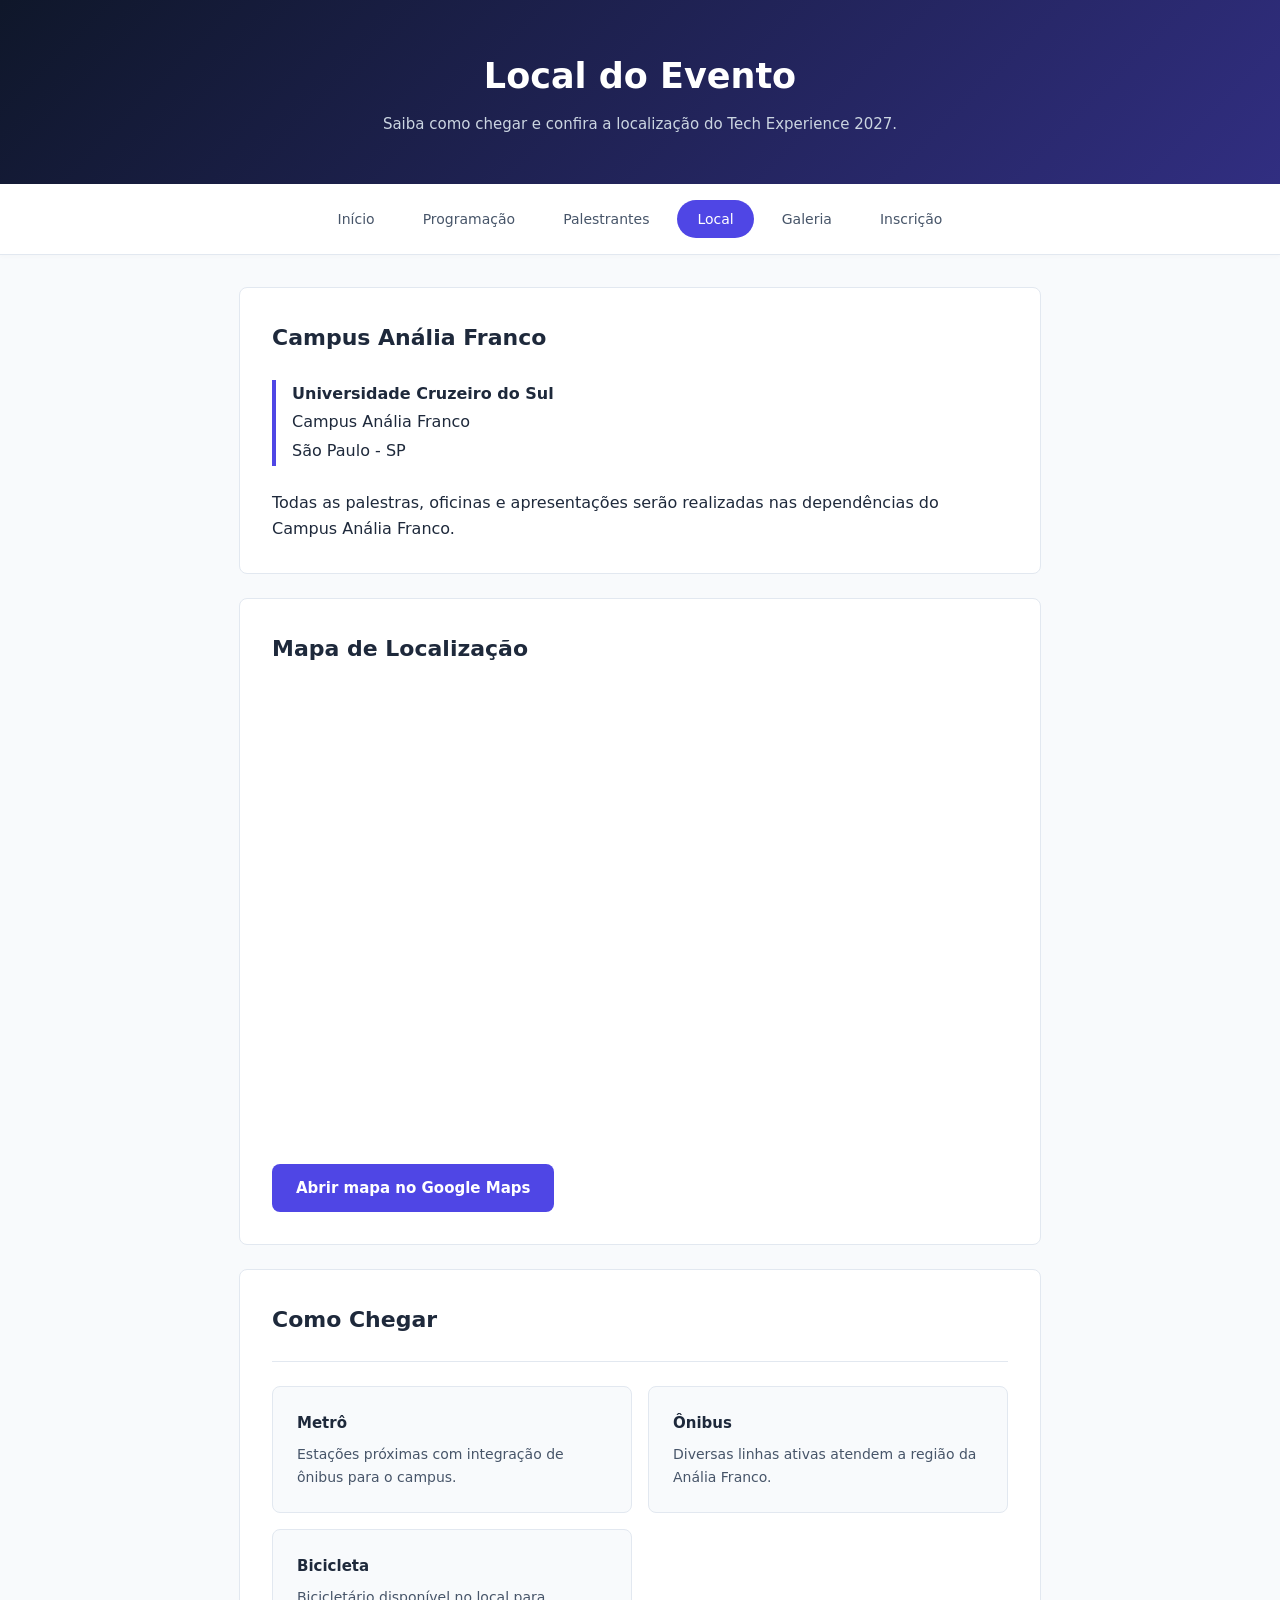
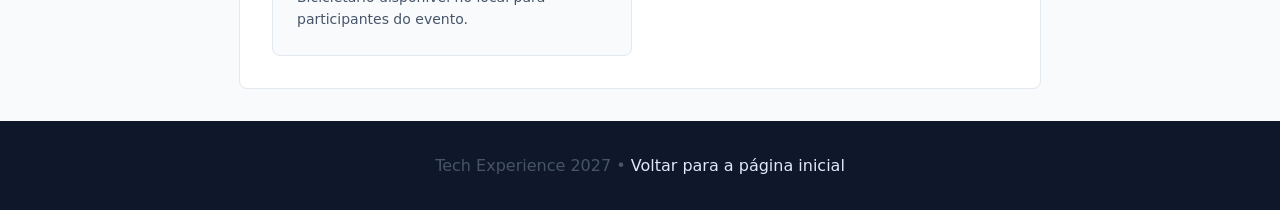
<file: tech_expe/local.html>
<!DOCTYPE html>
<html lang="pt-br">
<head>
    <meta charset="utf-8" />
    <meta name="viewport" content="width=device-width, initial-scale=1.0" />
    <meta name="description" content="Local do Tech Experience 2027" />
    <title>Tech Experience 2027 - Local</title>
    <link rel="stylesheet" href="style.css" />
</head>
<body>
    <header>
        <h1>Local do Evento</h1>
        <p>Saiba como chegar e confira a localização do Tech Experience 2027.</p>
    </header>

    <nav>
        <a href="index.html">Início</a>
        <a href="programacao.html">Programação</a>
        <a href="palestrantes.html">Palestrantes</a>
        <a href="local.html" class="active">Local</a>
        <a href="galeria.html">Galeria</a>
        <a href="inscricao.html">Inscrição</a>
    </nav>

    <main>
        <section>
            <h2>Campus Anália Franco</h2>
            <address>
                <strong>Universidade Cruzeiro do Sul</strong><br />
                Campus Anália Franco<br />
                São Paulo - SP
            </address>

            <p>
                Todas as palestras, oficinas e apresentações serão realizadas nas dependências do Campus Anália Franco.
            </p>
        </section>

        <section>
            <h2>Mapa de Localização</h2>
            <figure class="map-container">
                <iframe src="https://www.google.com/maps/embed?pb=!1m18!1m12!1m3!1d3657.2386963431513!2d-46.56629812466991!3d-23.55986917880085!2m3!1f0!2f0!3f0!3m2!1i1024!2i768!4f13.1!3m3!1m2!1s0x94ce5e82b531b129%3A0x44c1e055f4e82666!2sUniversidade%20Cruzeiro%20do%20Sul%20-%20Campus%20An%C3%A1lia%20Franco!5e0!3m2!1spt-BR!2sbr!4v1786318252468!5m2!1spt-BR!2sbr" width="600" height="450" allowfullscreen="" loading="lazy" referrerpolicy="strict-origin-when-cross-origin" title="Mapa do Campus Anália Franco"></iframe>
            </figure>
            <p><a href="https://www.google.com/maps" target="_blank" rel="noopener" class="btn-link">Abrir mapa no Google Maps</a></p>
        </section>

        <section>
            <h2>Como Chegar</h2>
            <ul class="transport-grid">
                <li class="transport-card">
                    <h3>Metrô</h3>
                    <p>Estações próximas com integração de ônibus para o campus.</p>
                </li>
                <li class="transport-card">
                    <h3>Ônibus</h3>
                    <p>Diversas linhas ativas atendem a região da Anália Franco.</p>
                </li>
                <li class="transport-card">
                    <h3>Bicicleta</h3>
                    <p>Bicicletário disponível no local para participantes do evento.</p>
                </li>
            </ul>
        </section>
    </main>

    <footer>
        <p>Tech Experience 2027 &bull; <a href="index.html">Voltar para a página inicial</a></p>
    </footer>
</body>
</html>
</file>
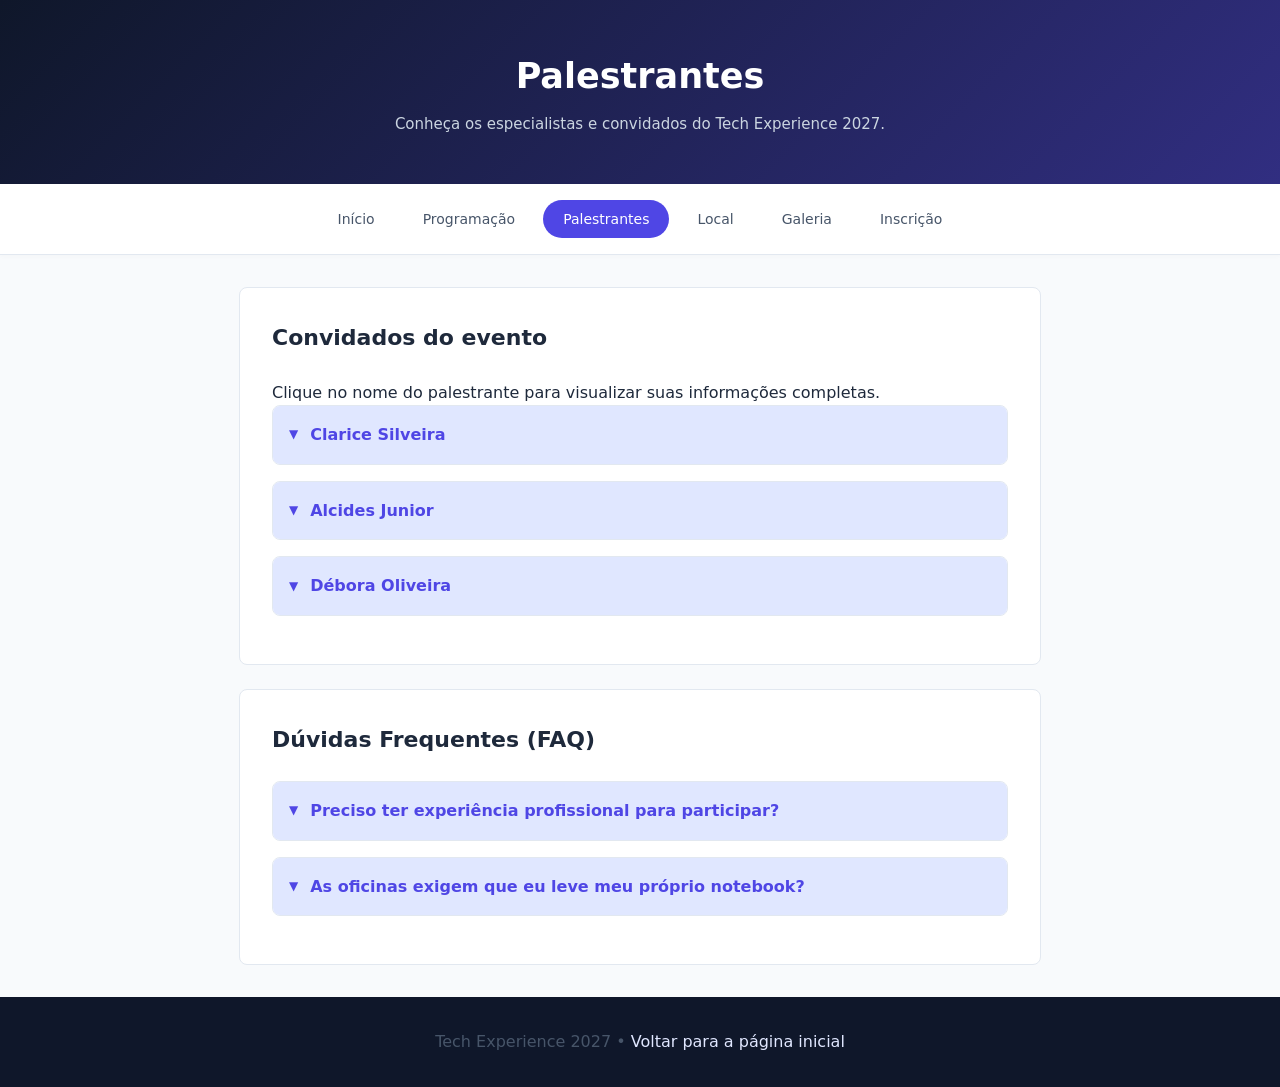
<file: tech_expe/palestrantes.html>
<!DOCTYPE html>
<html lang="pt-br">
<head>
    <meta charset="utf-8" />
    <meta name="viewport" content="width=device-width, initial-scale=1.0" />
    <meta name="description" content="Palestrantes do Tech Experience 2027" />
    <title>Tech Experience 2027 - Palestrantes</title>
    <link rel="stylesheet" href="style.css" />
</head>
<body>
    <header>
        <h1>Palestrantes</h1>
        <p>Conheça os especialistas e convidados do Tech Experience 2027.</p>
    </header>

    <nav>
        <a href="index.html">Início</a>
        <a href="programacao.html">Programação</a>
        <a href="palestrantes.html" class="active">Palestrantes</a>
        <a href="local.html">Local</a>
        <a href="galeria.html">Galeria</a>
        <a href="inscricao.html">Inscrição</a>
    </nav>

    <main>
        <section>
            <h2>Convidados do evento</h2>
            <p>Clique no nome do palestrante para visualizar suas informações completas.</p>

            <details>
                <summary>Clarice Silveira</summary>
                <article class="speaker-profile">
                    <h3>Engenheira de Software e Pesquisadora em IA</h3>
                    <figure>
                        <img src="img/programador.jpg" alt="Clarice Silveira programando" />
                    </figure>
                    <p>
                        Clarice trabalha com aplicações de inteligência artificial voltadas à produtividade de equipes de software.
                        Sua palestra discutirá como ferramentas de IA podem apoiar atividades de desenvolvimento sem substituir
                        o domínio dos fundamentos da programação.
                    </p>
                    <p class="highlight-text">Palestra: IA no desenvolvimento de software</p>
                </article>
            </details>

            <details>
                <summary>Alcides Junior</summary>
                <article class="speaker-profile">
                    <h3>Desenvolvedor Front-End</h3>
                    <p>
                        Alcides atua com aplicações Web e acessibilidade. Na oficina, apresentará a construção gradual de uma página,
                        começando pela estrutura HTML e discutindo por que a semântica é importante para navegadores, mecanismos de
                        busca e tecnologias assistivas.
                    </p>
                    <p class="highlight-text">Oficina: Construindo uma página Web sem frameworks</p>
                </article>
            </details>

            <details>
                <summary>Débora Oliveira</summary>
                <article class="speaker-profile">
                    <h3>Arquiteta de Soluções em Nuvem</h3>
                    <p>
                        Débora apresentará uma visão introdutória de serviços em nuvem e mostrará como páginas e aplicações Web podem
                        ser publicadas em servidores disponíveis na Internet.
                    </p>
                    <p class="highlight-text">Palestra: Primeiros passos em computação em nuvem</p>
                </article>
            </details>
        </section>

        <section>
            <h2>Dúvidas Frequentes (FAQ)</h2>
            <details>
                <summary>Preciso ter experiência profissional para participar?</summary>
                <p>Não. O evento foi pensado para estudantes e profissionais de todos os níveis de experiência.</p>
            </details>
            <details>
                <summary>As oficinas exigem que eu leve meu próprio notebook?</summary>
                <p>Não. As oficinas ocorrerão em laboratórios totalmente equipados com computadores.</p>
            </details>
        </section>
    </main>

    <footer>
        <p>Tech Experience 2027 &bull; <a href="index.html">Voltar para a página inicial</a></p>
    </footer>
</body>
</html>
</file>
<file: assets/style.css>
@import url('https://fonts.googleapis.com/css2?family=Outfit:wght@300;400;600;800&display=swap');

:root {
    --fundo-claro: #f8fafc;
    --texto-principal: #1e293b;
    --texto-suave: #64748b;
    --destaque: #2563eb;
    --borda: #cbd5e1;
}

* {
    margin: 0;
    padding: 0;
    box-sizing: border-box;
}

body {
    font-family: 'Outfit', sans-serif;
    background: var(--fundo-claro);
    color: var(--texto-principal);
    min-height: 100vh;
    display: flex;
    flex-direction: column;
    align-items: center;
    padding: 2rem;
    line-height: 1.6;
}

.page-header {
    text-align: center;
    padding: 4rem 1rem 3rem;
    max-width: 800px;
}

.page-header h1 {
    font-size: 3.5rem;
    font-weight: 800;
    margin-bottom: 1rem;
    color: var(--texto-principal);
    letter-spacing: -1px;
}

.page-header p {
    font-size: 1.1rem;
    color: var(--texto-suave);
    font-weight: 300;
}

.portfolio-main {
    width: 100%;
    max-width: 1200px;
    flex: 1;
}

.projects-grid {
    display: grid;
    grid-template-columns: 1fr 1fr;
    gap: 2rem;
    padding: 1rem;
}

.project-card {
    background: #ffffff;
    border: 1px solid var(--borda);
    border-radius: 12px;
    padding: 1.5rem;
    text-decoration: none;
    color: inherit;
    display: flex;
    flex-direction: column;
}

.project-img {
    width: 100%;
    aspect-ratio: 16/9;
    object-fit: cover;
    border-radius: 8px;
    margin-bottom: 1rem;
    border: 1px solid var(--borda);
}

.project-img-placeholder {
    width: 100%;
    aspect-ratio: 16/9;
    border-radius: 8px;
    background: #f1f5f9;
    display: flex;
    align-items: center;
    justify-content: center;
    margin-bottom: 1rem;
    color: var(--texto-suave);
}

.project-img-placeholder span {
    font-size: 2.5rem;
    opacity: 0.5;
}

.project-title {
    font-size: 1.5rem;
    font-weight: 600;
    margin-bottom: 1rem;
}

.project-link-text {
    font-size: 0.9rem;
    font-weight: 600;
    color: var(--destaque);
    display: flex;
    align-items: center;
    gap: 0.5rem;
    margin-top: auto;
}

.page-footer {
    margin-top: 4rem;
    padding: 2rem 0;
    text-align: center;
    color: var(--texto-suave);
    border-top: 1px solid var(--borda);
    width: 100%;
}

@media (max-width: 768px) {
    .page-header h1 {
        font-size: 2.5rem;
    }

    .projects-grid {
        grid-template-columns: 1fr;
    }
}
</file>
<file: saboresDaCasa/style.css>
/* ==========================================
RESET E CONFIGURAÇÕES GERAIS
========================================== */

*{
margin: 0;
padding: 0;
box-sizing: border-box;
}

:root {
--bg-main: #f9f6f0;
--bg-card: #ffffff;
--bg-quote: #ebd2c0;
--text-color: #333333;
--text-muted: #666666;
--brand-brown: #823c28;
--brand-light: #c07a68;
--border-color: #e5dec3;
--card-border: #e2e2e2;
--font-serif: 'Georgia', 'Times New Roman', serif;
--font-sans: 'Helvetica Neue', Arial, sans-serif;
}

body {
background-color: var(--bg-main);
color: var(--text-color);
font-family: var(--font-sans);
line-height: 1.6;
display: flex;
flex-direction: column;
align-items: center;
min-height: 100vh;
}

main {
width: 100%;
max-width: 800px;
padding: 20px;
}

a {
color: var(--brand-brown);
text-decoration: none;
}

a:hover {
text-decoration: underline;
}

/* ==========================================
CABEÇALHO E NAVEGAÇÃO
========================================== */
header {
text-align: center;
padding: 30px 20px 20px 20px;
width: 100%;
max-width: 800px;
}

header .slogan {
font-size: 0.75rem;
text-transform: uppercase;
letter-spacing: 1.5px;
color: var(--brand-light);
margin-bottom: 8px;
font-weight: 600;
}

header h1 {
font-family: var(--font-serif);
font-size: 2.2rem;
color: var(--brand-brown);
font-weight: normal;
margin-bottom: 20px;
}

nav {
display: flex;
justify-content: center;
flex-wrap: wrap;
gap: 15px 25px;
padding-bottom: 20px;
border-bottom: 1px solid var(--border-color);
}

nav a {
color: #222222;
font-size: 0.85rem;
font-weight: 600;
}

/* ==========================================
TÍTULOS E CATEGORIAS
========================================== */
.categoria {
font-size: 0.7rem;
text-transform: uppercase;
letter-spacing: 1.5px;
color: var(--brand-light);
font-weight: bold;
margin-bottom: 5px;
}

main > section > header,
article.pagina-receita > header {
text-align: center;
margin-bottom: 25px;
}

main h1, main h2 {
font-family: var(--font-serif);
color: var(--brand-brown);
font-weight: normal;
}

main h1 {
font-size: 2rem;
}

main h2 {
font-size: 1.8rem;
margin-bottom: 10px;
}

/* ==========================================
PÁGINA INICIAL (HOME - INDEX.HTML)
========================================== */
#inicio {
display: flex;
align-items: center;
gap: 30px;
margin-bottom: 50px;
}

#inicio article {
flex: 1;
}

#inicio figure {
flex: 1;
text-align: right;
}

#inicio figure img {
width: 100%;
max-width: 380px;
border-radius: 4px;
display: block;
}

#inicio figcaption {
font-size: 0.75rem;
color: var(--text-muted);
margin-top: 5px;
text-align: left;
}

.botao {
display: inline-block;
background-color: var(--brand-brown);
color: #ffffff;
padding: 8px 16px;
border-radius: 3px;
font-size: 0.85rem;
margin-top: 15px;
}

.botao:hover {
background-color: #6a2f1f;
text-decoration: none;
}

#escolhas {
margin-bottom: 50px;
}

#escolhas article {
display: inline-block;
width: calc(50% - 15px);
vertical-align: top;
margin-right: 25px;
margin-top: 20px;
}

#escolhas article:last-child {
margin-right: 0;
}

#escolhas figure img {
width: 100%;
height: 180px;
object-fit: cover;
border-radius: 4px;
}

#escolhas figure figcaption {
font-size: 0.75rem;
color: var(--text-muted);
margin: 5px 0;
}

#escolhas h3 {
font-family: var(--font-serif);
font-size: 1.2rem;
color: var(--brand-brown);
font-weight: normal;
margin-bottom: 5px;
}

#manifesto {
background-color: #f1e4d8;
padding: 30px 40px;
text-align: center;
border-radius: 4px;
margin-bottom: 50px;
}

#manifesto blockquote {
font-family: var(--font-serif);
font-size: 1.15rem;
font-style: italic;
color: var(--brand-brown);
}

#dicas-home {
display: flex;
gap: 30px;
align-items: flex-start;
margin-bottom: 50px;
}

#dicas-home article {
flex: 2;
}

#dicas-home aside {
flex: 1;
background-color: #ffffff;
padding: 20px;
border-left: 3px solid var(--brand-brown);
border-radius: 2px;
}

#dicas-home aside h3 {
font-size: 0.95rem;
margin-bottom: 5px;
}

#dicas-home aside p {
font-size: 0.85rem;
color: var(--text-muted);
}

#newsletter {
text-align: center;
padding-top: 20px;
border-top: 1px solid var(--border-color);
}

#newsletter form {
display: flex;
justify-content: center;
align-items: center;
gap: 10px;
margin-top: 15px;
}

#newsletter label {
font-size: 0.85rem;
font-weight: bold;
}

#newsletter input[type="email"] {
padding: 8px 12px;
border: 1px solid #ccc;
border-radius: 3px;
width: 250px;
}

#newsletter button {
background-color: var(--brand-brown);
color: #fff;
border: none;
padding: 8px 16px;
border-radius: 3px;
cursor: pointer;
}

/* ==========================================
PÁGINA LISTAGEM DE RECEITAS (RECEITAS.HTML)
========================================== */
.card-horizontal {
background: var(--bg-card);
border: 1px solid var(--card-border);
border-radius: 6px;
display: flex;
margin-bottom: 20px;
overflow: hidden;
}

.card-horizontal-img {
width: 200px;
height: 150px;
object-fit: cover;
}

.card-horizontal-content {
padding: 15px 20px;
display: flex;
flex-direction: column;
justify-content: center;
flex: 1;
}

.card-horizontal-content h2 {
font-size: 1.2rem;
margin-bottom: 4px;
}

.card-meta {
display: flex;
align-items: center;
gap: 5px;
font-size: 0.8rem;
color: var(--text-muted);
margin-bottom: 8px;
}

.card-meta .material-symbols-outlined {
font-size: 1rem;
}

.card-horizontal-content p {
font-size: 0.85rem;
color: var(--text-muted);
margin-bottom: 10px;
}

.card-link {
font-size: 0.85rem;
font-weight: bold;
}

/* ==========================================
PÁGINAS DE RECEITA INDIVIDUAL (BOLO / MASSA)
========================================== */
.pagina-receita figure {
text-align: center;
margin-bottom: 25px;
}

.pagina-receita figure img {
max-width: 100%;
max-height: 350px;
border-radius: 4px;
}

.pagina-receita figcaption {
font-size: 0.75rem;
color: var(--text-muted);
margin-top: 5px;
}

.receita-cards-container {
display: flex;
flex-direction: column;
gap: 15px;
}

.receita-card-box {
background: var(--bg-card);
border: 1px solid var(--card-border);
border-radius: 6px;
padding: 15px 20px;
}

.info-header {
display: flex;
align-items: center;
gap: 12px;
margin-bottom: 10px;
}

.receita-card-icon {
display: inline-flex;
align-items: center;
justify-content: center;
width: 32px;
height: 32px;
border-radius: 50%;
border: 1px solid #ddd;
color: #555;
}

.receita-card-title {
font-weight: bold;
font-size: 0.95rem;
display: block;
}

.receita-card-subtitle {
font-size: 0.75rem;
color: var(--text-muted);
display: block;
}

.info-bar-horizontal {
list-style: none;
display: flex;
gap: 20px;
font-size: 0.8rem;
color: var(--text-muted);
margin-top: 5px;
}

.info-bar-item {
display: flex;
align-items: center;
gap: 4px;
}

.info-bar-item .material-symbols-outlined {
font-size: 1rem;
}

details.receita-card-box summary {
display: flex;
align-items: center;
gap: 12px;
cursor: pointer;
list-style: none;
}

details.receita-card-box summary::-webkit-details-marker {
display: none;
}

.receita-card-content {
margin-top: 15px;
padding-top: 15px;
border-top: 1px solid #f0f0f0;
font-size: 0.85rem;
}

.receita-card-content ul,
.receita-card-content ol {
padding-left: 20px;
}

.receita-card-content li {
margin-bottom: 5px;
}

/* ==========================================
PÁGINA DE DICAS (DICAS.HTML)
========================================== */
.dica-cards-container {
display: flex;
flex-direction: column;
gap: 15px;
}

.dica-card-horizontal {
background: var(--bg-card);
border: 1px solid var(--card-border);
border-radius: 6px;
display: flex;
align-items: center;
padding: 15px 20px;
gap: 15px;
}

.dica-card-icon-wrapper {
display: flex;
align-items: center;
justify-content: center;
background-color: #f7f7f7;
width: 48px;
height: 48px;
border-radius: 4px;
}

.dica-card-content h2 {
font-size: 0.95rem;
font-weight: bold;
margin-bottom: 2px;
font-family: var(--font-sans);
}

.dica-card-content p {
font-size: 0.8rem;
color: var(--text-muted);
}

.video-card-horizontal {
background: var(--bg-card);
border: 1px solid var(--card-border);
border-radius: 6px;
padding: 20px;
text-align: center;
}

.video-card-horizontal h2 {
font-size: 0.9rem;
margin-bottom: 15px;
font-family: var(--font-sans);
color: var(--text-color);
}

.video-card-horizontal iframe {
width: 100%;
max-width: 400px;
height: 225px;
border-radius: 4px;
border: none;
}

/* ==========================================
PÁGINA DE CONTATO (CONTATO.HTML)
========================================== */
.text-center {
text-align: center;
font-size: 0.85rem;
color: var(--text-muted);
margin-bottom: 20px;
}

form fieldset {
border: 1px solid var(--border-color);
padding: 20px;
margin-bottom: 20px;
border-radius: 2px;
}

form legend {
font-family: var(--font-serif);
color: var(--brand-brown);
padding: 0 10px;
font-size: 0.9rem;
}

form label {
font-size: 0.85rem;
font-weight: 600;
}

form input[type="text"],
form input[type="email"],
form input[type="tel"],
form select,
form textarea {
width: 100%;
padding: 8px 10px;
border: 1px solid #ddd;
border-radius: 3px;
margin-top: 5px;
font-family: inherit;
font-size: 0.85rem;
background-color: #fff;
}

form textarea {
resize: vertical;
}

form p {
margin-bottom: 15px;
}

form p:last-child {
margin-bottom: 0;
}

form button[type="submit"],
form button[type="reset"] {
background-color: var(--brand-brown);
color: white;
border: none;
padding: 8px 18px;
border-radius: 2px;
cursor: pointer;
font-size: 0.85rem;
margin-right: 10px;
}

form button[type="reset"] {
background-color: #944532;
}

/* ==========================================
RODAPÉ
========================================== */
footer {
width: 100%;
max-width: 800px;
border-top: 1px solid var(--border-color);
text-align: center;
padding: 30px 20px;
margin-top: auto;
font-size: 0.8rem;
color: var(--text-muted);
}

footer p strong {
font-family: var(--font-serif);
font-size: 1.1rem;
color: var(--brand-brown);
font-weight: normal;
}

footer address {
font-style: normal;
margin: 8px 0;
}

/* ==========================================
RESPONSIVIDADE (MOBILE - LAYOUT ADAPTÁVEL)
========================================== */
@media (max-width: 650px) {
header h1 {
font-size: 1.8rem;
}

nav {
    gap: 10px 15px;
}

/* Home Layout Mobile */
#inicio {
    flex-direction: column;
    text-align: left;
}

#inicio figure {
    text-align: center;
}

#escolhas article {
    width: 100%;
    margin-right: 0;
}

#dicas-home {
    flex-direction: column;
}

#newsletter form {
    flex-direction: column;
    align-items: stretch;
}

#newsletter input[type="email"] {
    width: 100%;
}

/* Card de Receitas na lista */
.card-horizontal {
    flex-direction: column;
}

.card-horizontal-img {
    width: 100%;
    height: 180px;
}

/* Cards e Dicas */
.dica-card-horizontal {
    align-items: flex-start;
}
</file>
<file: tech_expe/style.css>
:root {
    --cor-fundo: #f8fafc;
    --cor-fundo-card: #ffffff;
    --cor-header-inicio: #0f172a; /* Azul escuro */
    --cor-header-fim: #312e81; /* Roxo profundo */
    --cor-primaria: #4f46e5; /* Índigo */
    --cor-primaria-hover: #4338ca;
    --cor-secundaria: #e0e7ff; /* Índigo bem claro (fundos e hovers) */
    --cor-texto-principal: #1e293b;
    --cor-texto-suave: #475569;
    --cor-borda: #e2e8f0;
    --fonte-principal: system-ui, -apple-system, sans-serif;
    --raio-borda: 8px;
    --largura-maxima: 850px;
}

/* ==========================================================================
   Reset Básico
   ========================================================================== */
* {
    margin: 0;
    padding: 0;
    box-sizing: border-box;
}

html {
    scroll-behavior: smooth;
}

body {
    font-family: var(--fonte-principal);
    background-color: var(--cor-fundo);
    color: var(--cor-texto-principal);
    line-height: 1.6;
    display: flex;
    flex-direction: column;
    min-height: 100vh;
}

/* ==========================================================================
   Cabeçalho e Navegação
   ========================================================================== */
header {
    background: linear-gradient(135deg, var(--cor-header-inicio), var(--cor-header-fim));
    color: #ffffff;
    text-align: center;
    padding: 48px 24px;
}

header h1 {
    font-size: 35px;
    margin-bottom: 8px;
}

header p {
    color: #cbd5e1;
    font-size: 15px;
}

nav {
    display: flex;
    justify-content: center;
    flex-wrap: wrap;
    gap: 8px;
    padding: 16px;
    background-color: var(--cor-fundo-card);
    border-bottom: 1px solid var(--cor-borda);
    position: sticky;
    top: 0;
    z-index: 100;
    box-shadow: 0 2px 4px rgba(0,0,0,0.02);
}

nav a {
    text-decoration: none;
    color: var(--cor-texto-suave);
    padding: 8px 20px;
    border-radius: 20px;
    font-weight: 500;
    font-size: 14px;
    transition: all 0.2s ease;
}

nav a:hover {
    background-color: var(--cor-secundaria);
    color: var(--cor-primaria);
}

nav a.active {
    background-color: var(--cor-primaria);
    color: #ffffff;
}

/* ==========================================================================
   Estrutura Principal e Cartões (Sections)
   ========================================================================== */
main {
    flex: 1;
    width: 100%;
    max-width: var(--largura-maxima);
    margin: 0 auto;
    padding: 32px 24px;
    display: flex;
    flex-direction: column;
    gap: 24px;
}

section, aside, .form-container {
    background-color: var(--cor-fundo-card);
    border: 1px solid var(--cor-borda);
    border-radius: var(--raio-borda);
    padding: 32px;
}

h2 {
    font-size: 22px;
    color: var(--cor-texto-principal);
    margin-bottom: 24px;
}

/* ==========================================================================
   Página: Início (Index)
   ========================================================================== */
figure img {
    width: 100%;
    height: auto;
    border-radius: var(--raio-borda);
    display: block;
    margin-top: 16px;
}

figcaption {
    text-align: center;
    font-size: 14px;
    color: var(--cor-texto-suave);
    margin-top: 12px;
}

.cards-grid {
    display: grid;
    grid-template-columns: repeat(2, 1fr);
    gap: 16px;
    list-style: none;
}

.cards-grid li {
    border: 1px solid var(--cor-borda);
    padding: 16px;
    border-radius: var(--raio-borda);
    border-left: 4px solid var(--cor-primaria);
    font-weight: 500;
}

.step-list {
    margin-left: 24px;
    display: flex;
    flex-direction: column;
    gap: 12px;
}

aside {
    background-color: var(--cor-secundaria);
    border-color: #c7d2fe;
    border-left: 4px solid var(--cor-primaria);
}

/* Botões */
.btn-link, .btn-primary, .btn-secondary {
    display: inline-block;
    padding: 12px 24px;
    border-radius: var(--raio-borda);
    text-decoration: none;
    font-weight: 600;
    text-align: center;
    cursor: pointer;
    border: none;
    font-size: 15px;
    transition: background-color 0.2s;
    font-family: inherit;
}

.btn-link, .btn-primary {
    background-color: var(--cor-primaria);
    color: #ffffff;
}

.btn-link:hover, .btn-primary:hover {
    background-color: var(--cor-primaria-hover);
}

.btn-secondary {
    background-color: var(--cor-secundaria);
    color: var(--cor-primaria);
}

.btn-secondary:hover {
    background-color: #c7d2fe;
}

/* ==========================================================================
   Página: Programação (Tabelas e Barras de Progresso)
   ========================================================================== */
table {
    width: 100%;
    border-collapse: collapse;
    margin-bottom: 16px;
    font-size: 14px;
}

caption {
    text-align: left;
    font-size: 14px;
    color: var(--cor-texto-suave);
    margin-bottom: 12px;
}

th, td {
    padding: 16px;
    border-bottom: 1px solid var(--cor-borda);
    text-align: left;
}

th {
    background-color: var(--cor-fundo);
    font-weight: 600;
    color: var(--cor-texto-principal);
}

tfoot td {
    font-size: 13px;
    color: var(--cor-texto-suave);
    text-align: center;
}

/* Listas de métricas / progress bar */
.metrics-grid {
    list-style: none;
    display: flex;
    flex-direction: column;
    gap: 24px;
}

.metric-item label {
    font-weight: 500;
    display: block;
    margin-bottom: 8px;
    font-size: 15px;
}

.progress-wrap {
    display: flex;
    align-items: center;
    gap: 16px;
}

progress {
    flex: 1;
    height: 10px;
    border-radius: 5px;
    appearance: none;
    -webkit-appearance: none;
}

progress::-webkit-progress-bar {
    background-color: var(--cor-borda);
    border-radius: 5px;
}

progress::-webkit-progress-value {
    background-color: #10b981; /* Verde */
    border-radius: 5px;
}

.progress-wrap span {
    font-size: 14px;
    color: var(--cor-texto-suave);
    min-width: 100px;
    text-align: right;
}

/* Legenda */
.legend-list dt {
    font-weight: 600;
    color: var(--cor-primaria);
    margin-top: 16px;
}

.legend-list dd {
    font-size: 14px;
    color: var(--cor-texto-suave);
    margin-top: 4px;
}

/* ==========================================================================
   Página: Palestrantes (Accordions)
   ========================================================================== */
details {
    border: 1px solid var(--cor-borda);
    border-radius: var(--raio-borda);
    margin-bottom: 16px;
    overflow: hidden;
    background-color: var(--cor-fundo-card);
}

summary {
    background-color: var(--cor-secundaria);
    color: var(--cor-primaria);
    font-weight: 600;
    padding: 16px;
    cursor: pointer;
    list-style: none; /* Remove seta padrão em alguns navegadores */
    display: flex;
    align-items: center;
}

summary::before {
    content: '\25BC';
    font-size: 12px;
    margin-right: 12px;
    transition: transform 0.2s;
}

details[open] summary::before {
    transform: rotate(-180deg);
}

.speaker-profile {
    padding: 24px;
}

.speaker-profile h3 {
    font-size: 18px;
    margin-bottom: 16px;
    color: var(--cor-texto-principal);
}

.speaker-profile img {
    max-width: 250px;
    margin-left: auto;
    margin-right: auto;
}

.highlight-text {
    color: var(--cor-primaria);
    font-weight: 500;
    font-size: 14px;
    margin-top: 16px;
}

/* ==========================================================================
   Página: Localização
   ========================================================================== */
address {
    font-style: normal;
    margin-bottom: 24px;
    line-height: 1.8;
    padding-left: 16px;
    border-left: 4px solid var(--cor-primaria);
}

.map-container iframe {
    width: 100%;
    border: none;
    border-radius: var(--raio-borda);
    margin-bottom: 16px;
}

.transport-grid {
    display: grid;
    grid-template-columns: repeat(2, 1fr); /* Alterado para 2 colunas */
    gap: 16px;
    list-style: none;
    border-top: 1px solid var(--cor-borda); /* Linha divisória abaixo do título */
    padding-top: 24px;
}

.transport-card {
    border: 1px solid var(--cor-borda);
    background-color: var(--cor-fundo); /* Adicionado o fundo acinzentado aos cartões */
    padding: 24px;
    border-radius: var(--raio-borda);
}

.transport-card h3 {
    font-size: 15px;
    margin-bottom: 8px;
    color: var(--cor-texto-principal);
}

.transport-card p {
    font-size: 14px;
    color: var(--cor-texto-suave);
}

/* ==========================================================================
   Página: Galeria
   ========================================================================== */
.gallery-grid {
    display: grid;
    grid-template-columns: repeat(3, 1fr);
    gap: 24px;
    list-style: none;
}

.gallery-item img {
    aspect-ratio: 4/3;
    object-fit: cover;
    margin-top: 0;
}

/* ==========================================================================
   Página: Inscrição e Modal (Dialogs)
   ========================================================================== */
.info-modal-trigger {
    text-align: center;
}

dialog {
    margin: auto;
    padding: 40px;
    border: none;
    border-radius: var(--raio-borda);
    box-shadow: 0 10px 25px rgba(0,0,0,0.2);
    max-width: 500px;
    width: 90%;
}

dialog::backdrop {
    background: rgba(15, 23, 42, 0.7);
    backdrop-filter: blur(4px);
}

dialog h2 {
    margin-bottom: 16px;
}

dialog p {
    margin-bottom: 13px;
    font-size: 15px;
}

.btn-close {
    background-color: var(--cor-fundo);
    border: 1px solid var(--cor-borda);
    padding: 8px 16px;
    border-radius: var(--raio-borda);
    cursor: pointer;
    margin-top: 24px;
    font-weight: 500;
}

/* Formulário */
fieldset {
    border: none;
    margin-bottom: 32px;
    padding-bottom: 32px;
    border-bottom: 1px solid var(--cor-borda);
}

legend {
    font-size: 19px;
    font-weight: 600;
    color: var(--cor-texto-principal);
    margin-bottom: 24px;
    padding: 0;
    width: 100%;
}

.form-group {
    margin-bottom: 20px;
    display: flex;
    flex-direction: column;
}

.form-row {
    display: grid;
    grid-template-columns: 1fr 1fr;
    gap: 16px;
}

label {
    font-size: 14px;
    font-weight: 500;
    margin-bottom: 8px;
    color: var(--cor-texto-principal);
}

input[type="text"], input[type="email"], input[type="tel"],
input[type="date"], input[type="time"], select, textarea, input[type="file"] {
    width: 100%;
    padding: 12px;
    border: 1px solid var(--cor-borda);
    border-radius: var(--raio-borda);
    font-family: inherit;
    font-size: 15px;
    color: var(--cor-texto-principal);
    transition: border-color 0.2s;
}

input:focus, select:focus, textarea:focus {
    outline: none;
    border-color: var(--cor-primaria);
    box-shadow: 0 0 0 3px var(--cor-secundaria);
}

small {
    font-size: 13px;
    color: var(--cor-texto-suave);
    margin-top: 4px;
}

.radio-group {
    display: flex;
    gap: 24px;
    align-items: center;
    height: 42px;
}

.radio-group label, .checkbox-grid label, .checkbox-single label {
    display: flex;
    align-items: center;
    gap: 8px;
    font-weight: normal;
    margin: 0;
    cursor: pointer;
}

.checkbox-grid {
    display: grid;
    grid-template-columns: 1fr 1fr;
    gap: 16px;
    list-style: none;
}

.form-actions {
    display: flex;
    gap: 16px;
    margin-top: 16px;
}

.btn-reset {
    padding: 12px 24px;
    border-radius: var(--raio-borda);
    background: none;
    border: 1px solid var(--cor-borda);
    cursor: pointer;
    font-weight: 500;
    color: var(--cor-texto-suave);
    transition: background-color 0.2s;
}

.btn-reset:hover {
    background-color: var(--cor-fundo);
    color: var(--cor-texto-principal);
}

/* ==========================================================================
   Página: Confirmação
   ========================================================================== */
.page-confirmation {
    justify-content: center;
    align-items: center;
}

.confirmation-card {
    text-align: center;
    padding: 48px 32px;
    align-items: center;
    margin: auto;
}

.status-icon {
    font-size: 64px;
    color: #10b981;
    margin-bottom: 16px;
    display: block;
}

.confirmation-actions {
    margin-top: 32px;
    display: flex;
    gap: 16px;
    justify-content: center;
}

/* ==========================================================================
   Rodapé (Footer)
   ========================================================================== */
footer {
    background-color: var(--cor-header-inicio);
    color: var(--cor-texto-suave);
    text-align: center;
    padding: 32px;
    margin-top: auto;
}

footer a {
    color: var(--cor-secundaria);
    text-decoration: none;
}

footer a:hover {
    text-decoration: underline;
}

footer button {
    background: none;
    border: none;
    color: var(--cor-secundaria);
    font-family: inherit;
    font-size: 16px;
    cursor: pointer;
    text-decoration: underline;
}

/* ==========================================================================
   Responsividade (Mobile)
   ========================================================================== */
@media (max-width: 768px) {
    .cards-grid,
    .transport-grid,
    .gallery-grid,
    .form-row,
    .checkbox-grid {
        grid-template-columns: 1fr;
    }

    .form-actions, .confirmation-actions {
        flex-direction: column;
    }

    .btn-primary, .btn-reset, .btn-secondary {
        width: 100%;
    }

    th, td {
        padding: 12px 8px;
        font-size: 14px;
    }

    /* Permite rolagem horizontal na tabela para não quebrar layout */
    table {
        display: block;
        overflow-x: auto;
        white-space: nowrap;
    }
}
</file>
<file: techfitV1/style.css>
﻿:root {
    --primaria: #0d9488;
    --primaria-hover: #0f766e;
    --primaria-clara: #99f6e4;
    --primaria-suave: #f0fdfa;

    --fundo-base: #f8fafc;
    --fundo-cartao: #ffffff;
    --fundo-alternativo: #f1f5f9;

    --texto-principal: #1e293b;
    --texto-suave: #64748b;
    --texto-claro: #94a3b8;

    --cor-borda: #e2e8f0;
    --raio-pequeno: 8px;
    --raio-medio: 14px;
    --raio-grande: 20px;

    --sombra-pequena: 0 2px 8px rgba(15, 23, 42, 0.04);
    --sombra-media: 0 8px 24px rgba(15, 23, 42, 0.06);

    --fonte-principal: 'Plus Jakarta Sans', system-ui, -apple-system, sans-serif;
    --transicao: all 0.25s ease-in-out;
}

/* --- Reset & Base --- */
* {
    box-sizing: border-box;
    margin: 0;
    padding: 0;
}

html {
    
}

section[id] {
    
}

body {
    
}

img {
    
}

.sr-only {
    
}

/* --- Globais & Utilitários --- */
.botao,
.botao-secundario {
    
}

.botao {
    
}

.botao:hover {
    
}

.botao-secundario {
    
}

.botao-secundario:hover {
    
}

.cabecalho-secao,
.cabecalho-secao-inline {
    
}

.cabecalho-secao p {
    
}

.cabecalho-secao h2,
.cabecalho-secao-inline h2 {
    
}

.secao-inicio,
.secao-modalidades,
.grid-planos,
.secao-sobre {
    
}

.cartao-modalidade,
.cartao-plano,
.lista-beneficios li {
    
}

/* --- Cabeçalho & Navegação --- */
.cabecalho-principal {
    
}

.logo-container {
    
}

.logo-container .logo {
    
}

.marca h1 {
    
}

.marca p {
    
}

.cabecalho-principal nav {
    
}

.cabecalho-principal nav a {
    
}

.cabecalho-principal nav a:hover,
.cabecalho-principal nav a.ativo {
    
}

/* --- Inicio --- */
.secao-inicio {
    
}

.conteudo-inicio h2 {
    
}

.conteudo-inicio p {
   
}

@keyframes flutuar {

    0%,
    100% {
        transform: translateY(0);
    }

    50% {
        transform: translateY(-10px);
    }
}

.imagem-inicio {
    
}

.imagem-inicio img {
    
}

/* --- Modalidades --- */
.grid-modalidades,
.grid-planos {
    
}

.cartao-modalidade {
    
}

.cartao-modalidade:hover {
    
}

.cartao-modalidade figure {
    
}

.cartao-modalidade figure img {
    
}

.cartao-modalidade:hover figure img {
    
}

.cartao-modalidade .icone {
    
}

.cartao-modalidade h3 {
    
}

.cartao-modalidade p {
    
}

/* --- Benefícios --- */
.secao-beneficios {
    
}

.lista-beneficios {
    
}

.lista-beneficios li {
    
}

.lista-beneficios .icone {
   
}

.lista-beneficios p {
    
}

.lista-beneficios li:hover {
    
}

.lista-beneficios li:hover .icone {
    
}

/* --- Planos --- */
.grid-planos {
    
}

.cartao-plano {
    
}

.cartao-plano:hover {
    
}

.cartao-plano.destaque {
    
}

.tag-destaque {
    
}

.cabecalho-plano h3 {
    
}

.descricao-plano {
    
}

.beneficios-plano {
    
}

.beneficios-plano li {
   
}

.preco-plano {
    
}

.preco-plano strong {
    
}

.cartao-plano .botao {
    
}

/* --- Horários --- */
.secao-horarios {
    
}

.tabela-horarios {
    
}

.tabela-horarios th {
    
}

.tabela-horarios td {
    
}

.tabela-horarios tbody tr:hover {
    
}

/* --- Sobre --- */
.secao-sobre {
   
}

.conteudo-sobre h2 {
    
}

.conteudo-sobre p {
    
}

.conteudo-sobre .botao-secundario {
    
}

.imagem-sobre {
    
}

.imagem-sobre img {
    
}

/* --- Contato & Formulário --- */
.secao-contato {
    
}

.formulario-contato {
    
}

.formulario-contato fieldset {
    
}

.grupo-linha {
    
}

.campo {
    
}

.campo-total {
   
}

.formulario-contato label,
.label-texto {
    
}

.formulario-contato input[type="text"],
.formulario-contato input[type="email"],
.formulario-contato input[type="tel"],
.formulario-contato select,
.formulario-contato textarea {
    
}

.formulario-contato input[type="text"]:focus,
.formulario-contato input[type="email"]:focus,
.formulario-contato input[type="tel"]:focus,
.formulario-contato select:focus,
.formulario-contato textarea:focus {
    
}

.opcoes-radio {
    
}

.opcoes-radio label,
.campo-checkbox label {
    
}

.opcoes-radio input[type="radio"],
.campo-checkbox input[type="checkbox"] {
    
}

.rodape-form {
    
}

.campo-checkbox {
   
}

.campo-botao {
   
}

/* --- Rodapé --- */
.rodape-principal {
    
}

.coluna-marca .logo-rodape {
    
}

.detalhes-marca {
    
}

.detalhes-marca a {
    
}

.detalhes-marca a:hover {
    
}

.coluna-redes p {
    
}

.icones-redes {
    
}

.icones-redes a {
    
}

.icones-redes a:hover {
    
}

.coluna-direitos {
   
}

.coluna-direitos .icone-final {
    
}

/* --- Responsividade --- */
@media (max-width: 780px) {
    html {
        
    }

    section[id] {
       
    }

    .cabecalho-principal {
        
    }

    .cabecalho-principal nav {
       
    }

    .secao-inicio,
    .secao-sobre {
        
    }

    .grid-modalidades,
    .grid-planos {
        
    }

    .lista-beneficios {
       
    }

    .conteudo-inicio {
        
    }

    .conteudo-inicio h2 {
       
    }

    .secao-contato {
        
    }

    .tabela-horarios th,
    .tabela-horarios td {
        
    }

    .rodape-form {
        
    }

    .campo-botao .botao {
       
    }

    .rodape-principal {
        
    }

    .coluna-direitos {
        
    }

    .icones-redes {
        
    }
}
</file>
